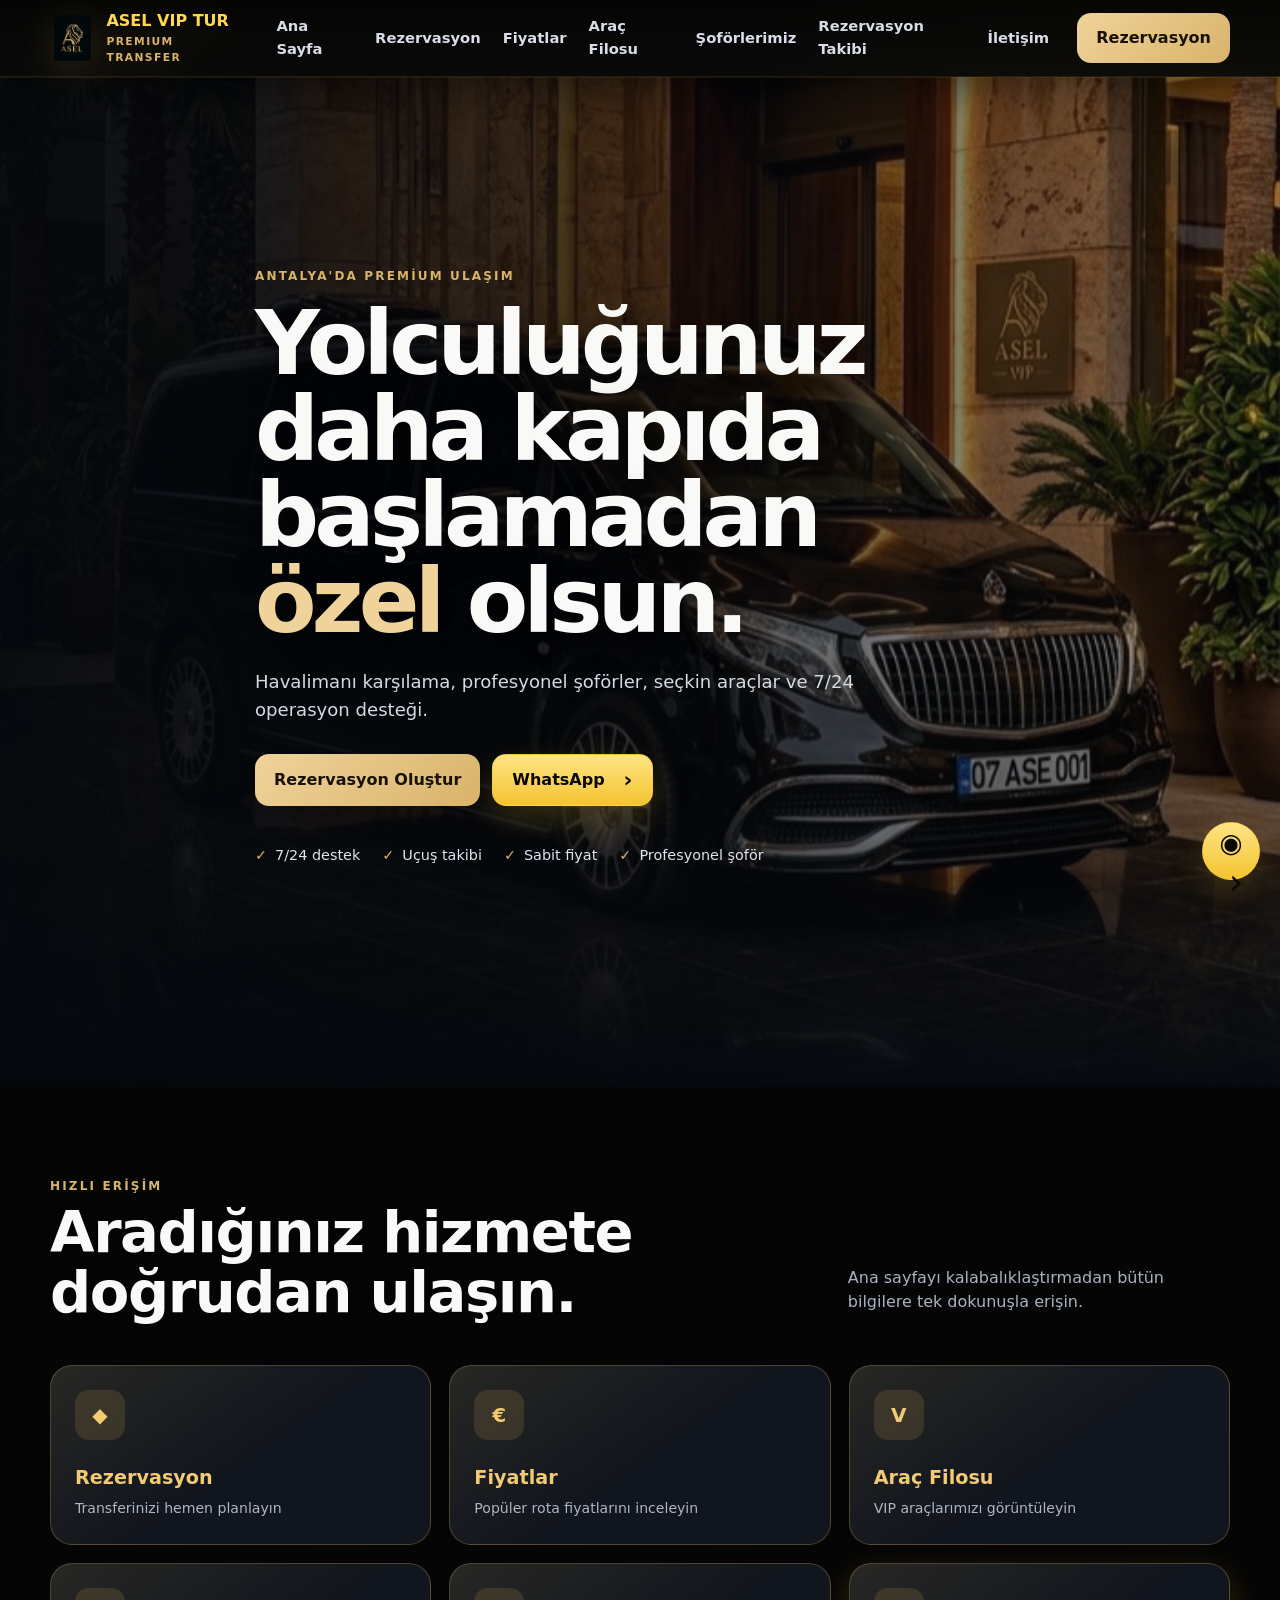
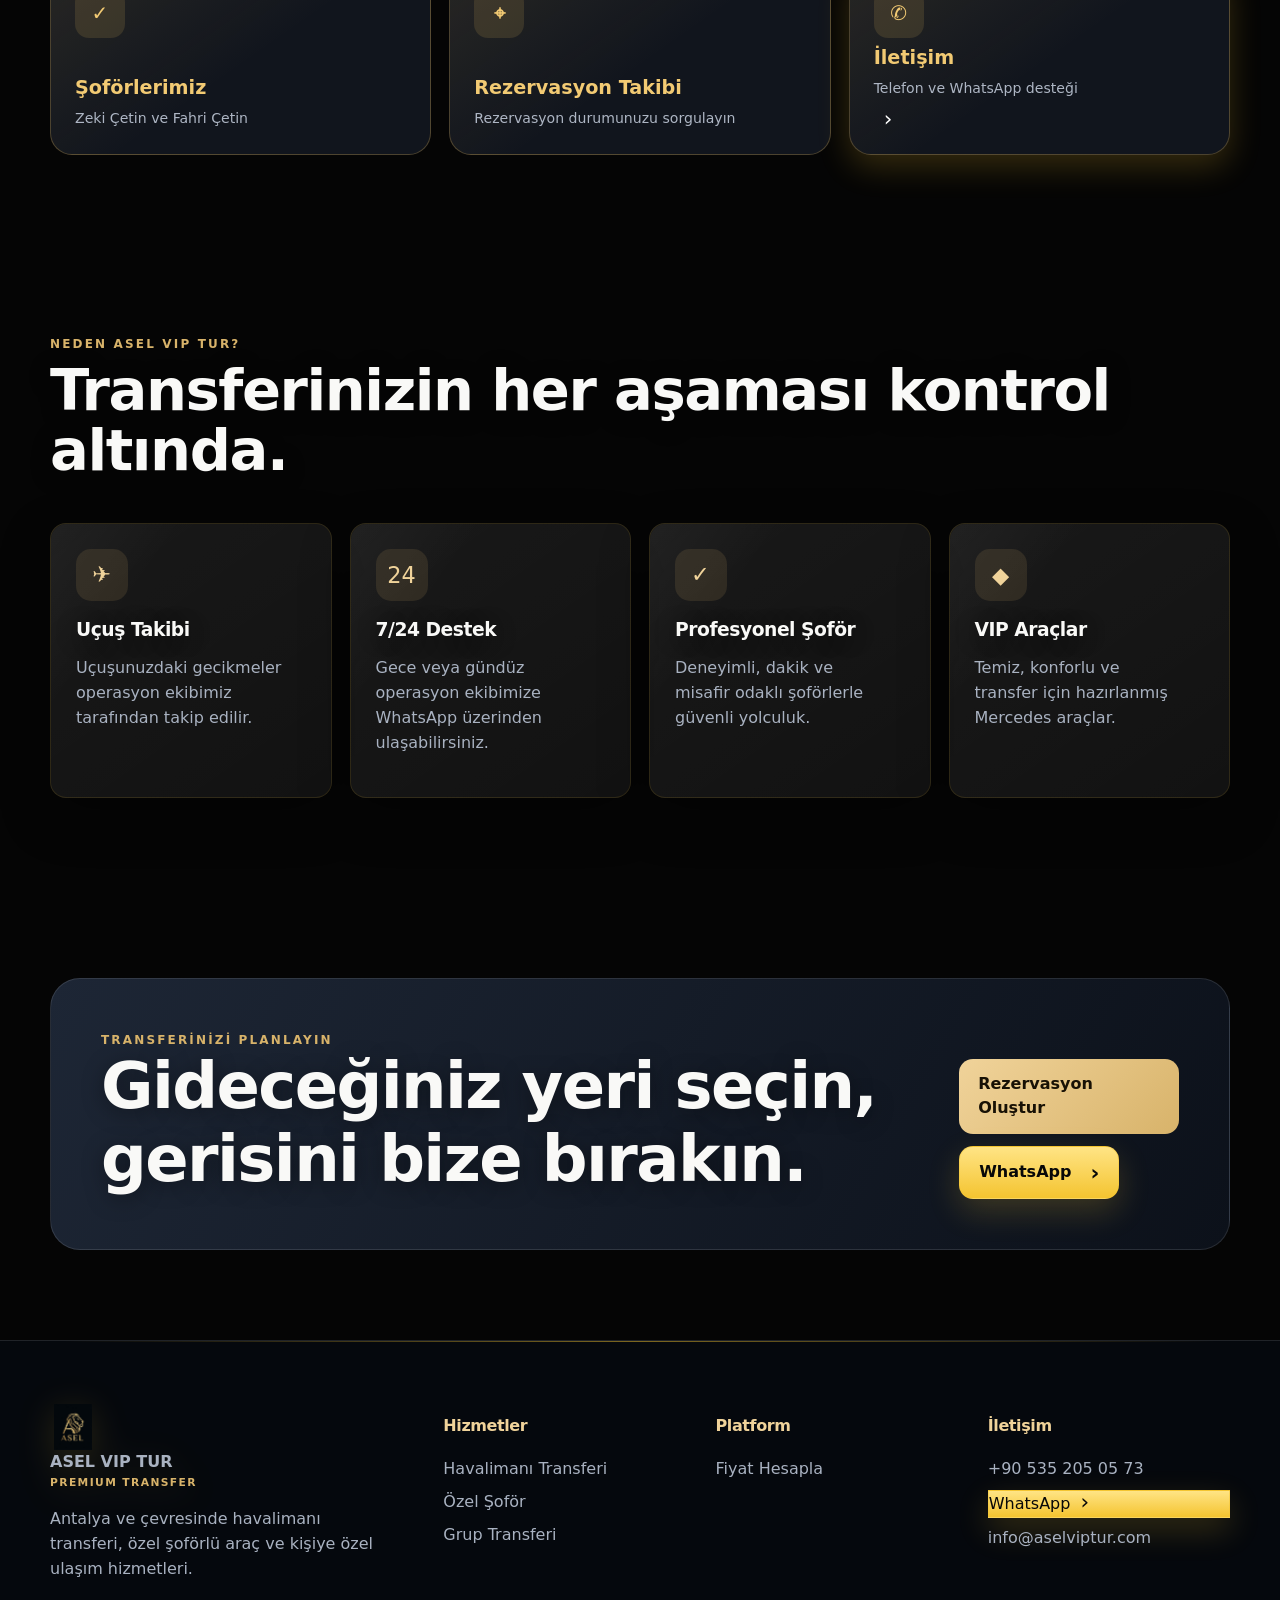
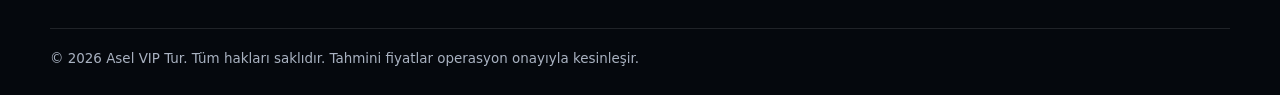
<file: index.html>
<!DOCTYPE html>

<html lang="tr"><head><meta charset="utf-8"/><meta content="width=device-width,initial-scale=1" name="viewport"/><title>Asel VIP Tur | Antalya VIP Transfer</title><meta content="Antalya Havalimanı, Kemer, Belek, Side ve Alanya için 7/24 profesyonel VIP transfer ve özel şoförlü araç hizmeti." name="description"/><link href="https://aselviptur.com/" rel="canonical"/><link href="assets/images/favicon.png" rel="icon"/><link href="manifest.webmanifest" rel="manifest"/><meta content="#070b12" name="theme-color"/><link href="assets/css/app.css" rel="stylesheet"/><script defer="" src="assets/js/app.js"></script><meta content="Asel VIP Tur | Antalya VIP Transfer" property="og:title"/><meta content="Antalya Havalimanı, Kemer, Belek, Side ve Alanya için 7/24 profesyonel VIP transfer ve özel şoförlü araç hizmeti." property="og:description"/><meta content="https://aselviptur.com/" property="og:url"/><meta content="website" property="og:type"/><meta content="https://aselviptur.com/assets/images/vito-116.jpg" property="og:image"/><script type="application/ld+json">{"@context": "https://schema.org", "@type": "LocalBusiness", "name": "Asel VIP Tur", "url": "https://aselviptur.com/", "telephone": "+90 535 205 05 73", "email": "info@aselviptur.com", "image": "https://aselviptur.com/assets/images/logo.png", "areaServed": ["Antalya", "Kemer", "Beldibi", "Belek", "Side", "Alanya", "Kaş"], "serviceType": ["Airport Transfer", "VIP Transfer", "Chauffeur Service"]}</script>  <link rel="stylesheet" href="assets/css/asel-theme.css?v=2">
  <link rel="stylesheet" href="assets/css/asel-final-polish.css?v=61">
</head>

<body>

<header class="site-header">
  <div class="container nav">
    <a class="brand" href="index.html">
      <img
        src="assets/images/logo.png"
        alt="Asel VIP Tur"
      >
      <span>
        ASEL VIP TUR
        <small>PREMIUM TRANSFER</small>
      </span>
    </a>

    <nav class="nav-links" id="navLinks">
      <a href="index.html">Ana Sayfa</a>
      <a href="rezervasyon.html">Rezervasyon</a>
      <a href="fiyatlar.html">Fiyatlar</a>
      <a href="filo.html">Araç Filosu</a>
      <a href="soforler.html">Şoförlerimiz</a>
      <a href="takip.html">Rezervasyon Takibi</a>
      <a href="iletisim.html">İletişim</a>
    </nav>

    <div class="nav-actions">
      <a class="btn btn-primary" href="rezervasyon.html">
        Rezervasyon
      </a>

      <button
        id="menuBtn"
        class="menu-btn"
        type="button"
        aria-controls="navLinks"
        aria-expanded="false"
        aria-label="Menüyü aç veya kapat"
      >
        ☰
      </button>
    </div>
  </div>
</header>


<main>
  <section class="hero home-hero">
    <video
      autoplay
      loop
      muted
      playsinline
      poster="assets/images/vito-116.jpg"
    >
      <source
        src="assets/media/asel-video.mp4"
        type="video/mp4"
      >
    </video>

    <div class="container hero-content">
      <div class="eyebrow">
        Antalya'da premium ulaşım
      </div>

      <h1>
        Yolculuğunuz daha kapıda başlamadan
        <span>özel</span> olsun.
      </h1>

      <p>
        Havalimanı karşılama, profesyonel şoförler,
        seçkin araçlar ve 7/24 operasyon desteği.
      </p>

      <div class="hero-actions">
        <a
          class="btn btn-primary"
          href="rezervasyon.html"
        >
          Rezervasyon Oluştur
        </a>

        <a
          class="btn btn-whatsapp"
          href="https://wa.me/905352050573"
          rel="noopener noreferrer"
        >
          WhatsApp
        </a>
      </div>

      <div class="trust-row">
        <span>7/24 destek</span>
        <span>Uçuş takibi</span>
        <span>Sabit fiyat</span>
        <span>Profesyonel şoför</span>
      </div>
    </div>
  </section>

  <section class="home-navigation">
    <div class="container">
      <div class="section-head compact-section-head">
        <div>
          <div class="eyebrow">Hızlı erişim</div>
          <h2>Aradığınız hizmete doğrudan ulaşın.</h2>
        </div>

        <p>
          Ana sayfayı kalabalıklaştırmadan bütün
          bilgilere tek dokunuşla erişin.
        </p>
      </div>

      <div class="home-action-grid">
        <a class="home-action-card" href="rezervasyon.html">
          <span class="home-action-icon">◆</span>
          <strong>Rezervasyon</strong>
          <small>Transferinizi hemen planlayın</small>
        </a>

        <a class="home-action-card" href="fiyatlar.html">
          <span class="home-action-icon">€</span>
          <strong>Fiyatlar</strong>
          <small>Popüler rota fiyatlarını inceleyin</small>
        </a>

        <a class="home-action-card" href="filo.html">
          <span class="home-action-icon">V</span>
          <strong>Araç Filosu</strong>
          <small>VIP araçlarımızı görüntüleyin</small>
        </a>

        <a class="home-action-card" href="soforler.html">
          <span class="home-action-icon">✓</span>
          <strong>Şoförlerimiz</strong>
          <small>Zeki Çetin ve Fahri Çetin</small>
        </a>

        <a class="home-action-card" href="takip.html">
          <span class="home-action-icon">⌖</span>
          <strong>Rezervasyon Takibi</strong>
          <small>Rezervasyon durumunuzu sorgulayın</small>
        </a>

        <a class="home-action-card" href="iletisim.html">
          <span class="home-action-icon">✆</span>
          <strong>İletişim</strong>
          <small>Telefon ve WhatsApp desteği</small>
        </a>
      </div>
    </div>
  </section>

  <section class="home-trust-section">
    <div class="container">
      <div class="section-head compact-section-head">
        <div>
          <div class="eyebrow">Neden Asel VIP Tur?</div>
          <h2>Transferinizin her aşaması kontrol altında.</h2>
        </div>
      </div>

      <div class="grid-4">
        <article class="card service-card">
          <div class="icon">✈</div>
          <h3>Uçuş Takibi</h3>
          <p class="muted">
            Uçuşunuzdaki gecikmeler operasyon ekibimiz
            tarafından takip edilir.
          </p>
        </article>

        <article class="card service-card">
          <div class="icon">24</div>
          <h3>7/24 Destek</h3>
          <p class="muted">
            Gece veya gündüz operasyon ekibimize
            WhatsApp üzerinden ulaşabilirsiniz.
          </p>
        </article>

        <article class="card service-card">
          <div class="icon">✓</div>
          <h3>Profesyonel Şoför</h3>
          <p class="muted">
            Deneyimli, dakik ve misafir odaklı
            şoförlerle güvenli yolculuk.
          </p>
        </article>

        <article class="card service-card">
          <div class="icon">◆</div>
          <h3>VIP Araçlar</h3>
          <p class="muted">
            Temiz, konforlu ve transfer için
            hazırlanmış Mercedes araçlar.
          </p>
        </article>
      </div>
    </div>
  </section>

  <section class="home-final-cta">
    <div class="container cta">
      <div>
        <div class="eyebrow">Transferinizi planlayın</div>
        <h2>Gideceğiniz yeri seçin, gerisini bize bırakın.</h2>
      </div>

      <div class="hero-actions">
        <a
          class="btn btn-primary"
          href="rezervasyon.html"
        >
          Rezervasyon Oluştur
        </a>

        <a
          class="btn btn-secondary"
          href="https://wa.me/905352050573"
          rel="noopener noreferrer"
        >
          WhatsApp
        </a>
      </div>
    </div>
  </section>
</main>

<footer class="footer"><div class="container"><div class="footer-grid"><div><a class="brand" href="index.html"><img alt="Asel VIP Tur" src="assets/images/logo.png"/><span>ASEL VIP TUR<small>PREMIUM TRANSFER</small></span></a><p class="muted">Antalya ve çevresinde havalimanı transferi, özel şoförlü araç ve kişiye özel ulaşım hizmetleri.</p></div><div><h4>Hizmetler</h4><a href="hizmetler.html">Havalimanı Transferi</a><a href="hizmetler.html">Özel Şoför</a><a href="hizmetler.html">Grup Transferi</a></div><div><h4>Platform</h4><a href="rezervasyon.html">Fiyat Hesapla</a></div><div><h4>İletişim</h4><a href="tel:+905352050573">+90 535 205 05 73</a><a href="https://wa.me/905352050573" rel="noopener noreferrer">WhatsApp</a><a href="mailto:info@aselviptur.com">info@aselviptur.com</a></div></div><div class="copyright">© 2026 Asel VIP Tur. Tüm hakları saklıdır. Tahmini fiyatlar operasyon onayıyla kesinleşir.</div></div></footer><a aria-label="WhatsApp" class="floating-wa" href="https://wa.me/905352050573" rel="noopener noreferrer">◉</a>  <script src="assets/js/asel-final-polish.js?v=1"></script>
</body></html>
</file>
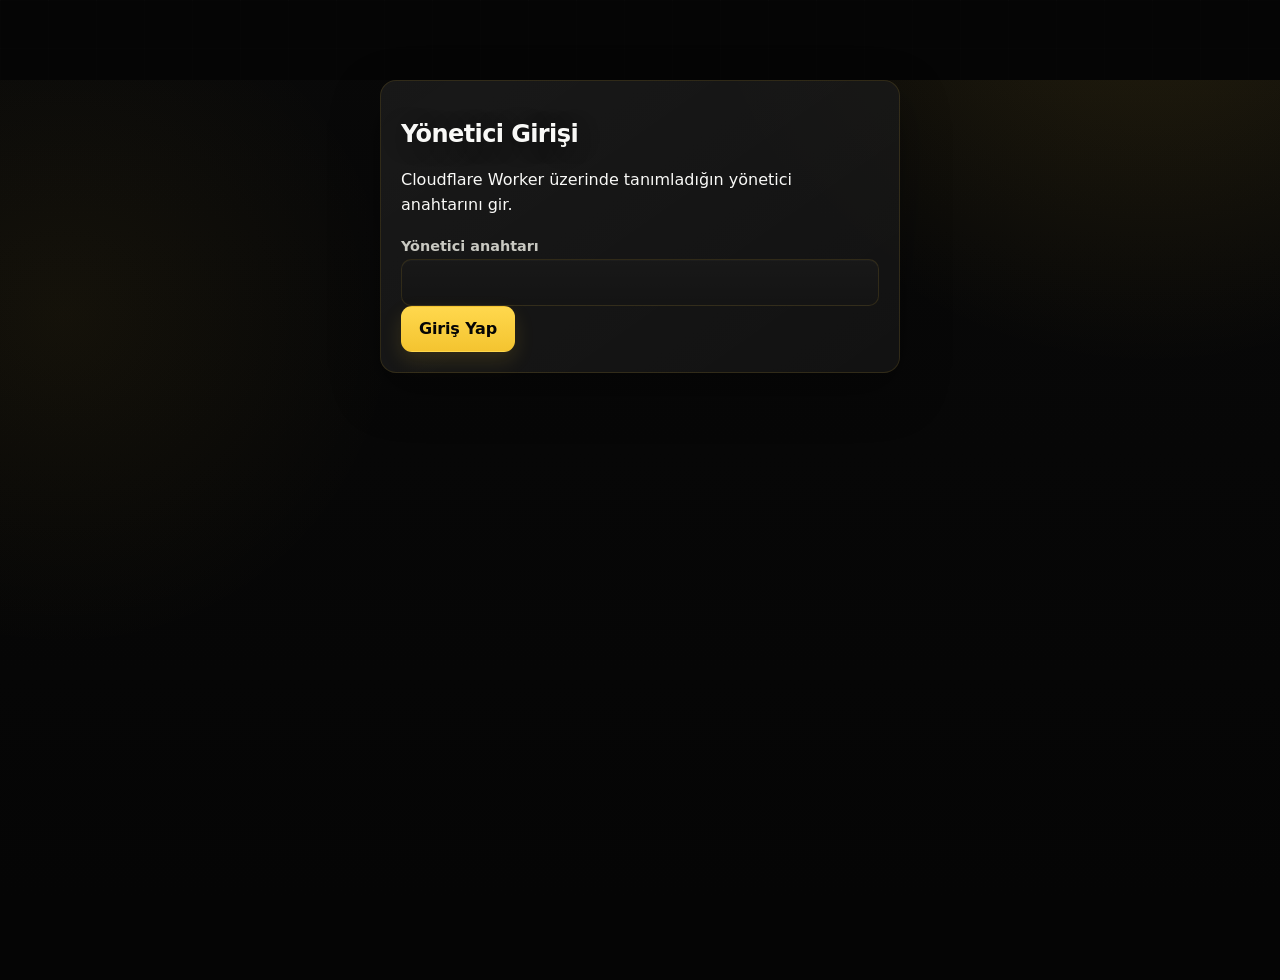
<file: admin.html>
<!doctype html>
<html lang="tr">
<head>
  <meta charset="utf-8">
  <meta
    name="viewport"
    content="width=device-width, initial-scale=1"
  >

  <title>Asel VIP Tur Yönetim Paneli</title>

  <link
    rel="stylesheet"
    href="assets/css/app.css"
  >

  <style>
    .admin-shell {
      width: min(1180px, calc(100% - 32px));
      margin: 32px auto 72px;
    }

    .admin-toolbar,
    .admin-login-box,
    .admin-booking-card {
      background: rgba(255,255,255,.04);
      border: 1px solid rgba(255,255,255,.12);
      border-radius: 18px;
      padding: 20px;
    }

    .admin-login-box {
      max-width: 520px;
      margin: 80px auto;
    }

    .admin-login-box input,
    .admin-toolbar input,
    .admin-toolbar select,
    .admin-booking-card select,
    .admin-booking-card textarea {
      width: 100%;
      min-height: 44px;
      border-radius: 10px;
      border: 1px solid rgba(255,255,255,.15);
      padding: 10px 12px;
      background: rgba(0,0,0,.2);
      color: inherit;
    }

    .admin-toolbar {
      display: grid;
      grid-template-columns:
        minmax(180px, 1fr)
        minmax(160px, .6fr)
        minmax(160px, .6fr)
        auto auto;
      gap: 12px;
      align-items: end;
      margin-bottom: 20px;
    }

    #adminMessage {
      margin: 16px 0;
      padding: 12px 14px;
      border-radius: 10px;
      background: rgba(255,255,255,.08);
    }

    #adminMessage[data-type="error"] {
      background: rgba(180,0,0,.18);
    }

    #adminMessage[data-type="success"] {
      background: rgba(0,150,70,.18);
    }

    .admin-summary {
      display: flex;
      justify-content: space-between;
      align-items: center;
      margin: 20px 0;
      gap: 12px;
    }

    #bookingList {
      display: grid;
      gap: 18px;
    }

    .admin-booking-head {
      display: flex;
      justify-content: space-between;
      gap: 14px;
      margin-bottom: 18px;
    }

    .status-badge {
      display: inline-flex;
      margin-left: 8px;
      padding: 4px 9px;
      border-radius: 999px;
      font-size: .82rem;
      background: rgba(255,255,255,.1);
    }

    .status-pending {
      background: rgba(255,165,0,.2);
    }

    .status-driver_assigned {
      background: rgba(50,130,255,.2);
    }

    .status-completed {
      background: rgba(0,170,80,.2);
    }

    .status-cancelled {
      background: rgba(190,0,0,.2);
    }

    .admin-booking-grid {
      display: grid;
      grid-template-columns:
        repeat(3, minmax(0, 1fr));
      gap: 12px;
    }

    .admin-booking-grid div,
    .admin-booking-note {
      background: rgba(255,255,255,.035);
      border-radius: 12px;
      padding: 12px;
    }

    .admin-booking-grid span,
    .admin-booking-note span {
      display: block;
      opacity: .7;
      font-size: .82rem;
      margin-bottom: 4px;
    }




    .button {
      min-height: 42px;
      padding: 9px 15px;
      border: 0;
      border-radius: 10px;
      cursor: pointer;
    }

    .button-danger {
      background: #8e1d1d;
      color: #fff;
    }

    .admin-assignment-info {
      margin-top: 14px;
      opacity: .8;
      font-size: .92rem;
    }

    .admin-readonly-info {
      display: grid;
      grid-template-columns:
        repeat(3, minmax(0, 1fr));
      gap: 12px;
      margin-top: 16px;
    }

    .admin-readonly-info > div {
      padding: 14px;
      border-radius: 12px;
      background: rgba(255,255,255,.035);
    }

    .admin-readonly-info span {
      display: block;
      margin-bottom: 5px;
      opacity: .68;
      font-size: .82rem;
    }

    .admin-readonly-info strong {
      display: block;
    }

    #bookingEmpty {
      padding: 48px 20px;
      text-align: center;
      opacity: .7;
    }

    .operation-dashboard {
      margin: 22px 0;
    }

    .dashboard-heading,
    .today-operation-head {
      display: flex;
      justify-content: space-between;
      align-items: center;
      gap: 16px;
      margin-bottom: 16px;
    }

    .dashboard-kicker {
      margin: 0 0 4px;
      opacity: .65;
      font-size: .85rem;
    }

    .dashboard-heading h2,
    .today-operation-head h3 {
      margin: 0;
    }

    .dashboard-stats {
      display: grid;
      grid-template-columns:
        repeat(5, minmax(0, 1fr));
      gap: 12px;
    }

    .dashboard-stat,
    .today-operation {
      background: rgba(255,255,255,.04);
      border: 1px solid rgba(255,255,255,.12);
      border-radius: 16px;
    }

    .dashboard-stat {
      padding: 16px;
    }

    .dashboard-stat span {
      display: block;
      opacity: .68;
      font-size: .82rem;
      margin-bottom: 8px;
    }

    .dashboard-stat strong {
      font-size: 1.65rem;
    }

    .today-operation {
      margin-top: 16px;
      padding: 20px;
    }

    .today-booking-list {
      display: grid;
      gap: 10px;
    }

    .today-booking-item {
      display: grid;
      grid-template-columns:
        90px minmax(0, 1fr) auto;
      gap: 14px;
      align-items: center;
      padding: 14px;
      border-radius: 12px;
      background: rgba(255,255,255,.035);
    }

    .today-booking-time {
      font-size: 1.2rem;
      font-weight: 700;
    }

    .today-booking-side {
      display: grid;
      justify-items: end;
      gap: 10px;
    }

    .today-booking-actions {
      display: flex;
      flex-wrap: wrap;
      justify-content: flex-end;
      gap: 8px;
    }

    .today-booking-actions .button {
      text-decoration: none;
      display: inline-flex;
      align-items: center;
      justify-content: center;
    }

    .today-booking-main strong,
    .today-booking-main span {
      display: block;
    }

    .today-booking-main span {
      opacity: .72;
      margin-top: 3px;
    }

    .today-empty {
      padding: 28px 16px;
      text-align: center;
      opacity: .7;
    }

    .operation-alerts {
      margin-bottom: 16px;
      padding: 20px;
      border: 1px solid rgba(255,255,255,.12);
      border-radius: 16px;
      background: rgba(255,255,255,.04);
    }

    .operation-alerts-head,
    .operation-timeline-head {
      display: flex;
      justify-content: space-between;
      align-items: center;
      gap: 14px;
      margin-bottom: 14px;
    }

    .operation-alerts-head h3,
    .operation-timeline-head h3 {
      margin: 0;
    }

    .auto-refresh-control {
      display: flex;
      align-items: center;
      gap: 8px;
      font-size: .88rem;
      opacity: .85;
    }

    .auto-refresh-control input {
      width: auto;
      min-height: auto;
    }

    .operation-alert-list {
      display: grid;
      gap: 10px;
    }

    .operation-alert-item {
      display: grid;
      grid-template-columns: 110px minmax(0, 1fr) auto;
      gap: 14px;
      align-items: center;
      padding: 14px;
      border-radius: 12px;
      background: rgba(255,255,255,.035);
      border-left: 4px solid rgba(255,255,255,.2);
    }

    .operation-alert-item.alert-overdue {
      border-left-color: #e25a5a;
      background: rgba(180,20,20,.12);
    }

    .operation-alert-item.alert-critical {
      border-left-color: #ff9c35;
      background: rgba(255,130,0,.10);
    }

    .operation-alert-item.alert-upcoming {
      border-left-color: #4a9cff;
      background: rgba(40,110,210,.10);
    }

    .operation-alert-time {
      font-weight: 800;
      font-size: 1.05rem;
    }

    .operation-alert-main strong,
    .operation-alert-main span {
      display: block;
    }

    .operation-alert-main span {
      margin-top: 3px;
      opacity: .72;
    }

    .operation-alert-actions {
      display: flex;
      flex-wrap: wrap;
      justify-content: flex-end;
      gap: 7px;
    }

    .operation-timeline-section {
      margin-top: 22px;
      border-top: 1px solid rgba(255,255,255,.1);
      padding-top: 20px;
    }

    .operation-timeline {
      position: relative;
      display: grid;
      gap: 0;
    }

    .timeline-item {
      display: grid;
      grid-template-columns: 76px 22px minmax(0, 1fr);
      gap: 10px;
      min-height: 86px;
    }

    .timeline-time {
      font-weight: 700;
      padding-top: 3px;
    }

    .timeline-marker {
      position: relative;
      display: flex;
      justify-content: center;
    }

    .timeline-marker::before {
      content: "";
      position: absolute;
      top: 8px;
      bottom: -8px;
      width: 2px;
      background: rgba(255,255,255,.14);
    }

    .timeline-item:last-child .timeline-marker::before {
      bottom: 50%;
    }

    .timeline-dot {
      position: relative;
      z-index: 1;
      width: 12px;
      height: 12px;
      margin-top: 4px;
      border-radius: 50%;
      background: #5c9eff;
      box-shadow: 0 0 0 5px rgba(70,130,220,.14);
    }

    .timeline-content {
      padding: 0 0 20px;
    }

    .timeline-content strong,
    .timeline-content span {
      display: block;
    }

    .timeline-content span {
      margin-top: 3px;
      opacity: .72;
    }

    .operation-modal[hidden] {
      display: none;
    }

    .operation-modal {
      position: fixed;
      inset: 0;
      z-index: 1000;
      display: grid;
      place-items: center;
      padding: 18px;
    }

    .operation-modal-backdrop {
      position: absolute;
      inset: 0;
      background: rgba(0,0,0,.72);
      backdrop-filter: blur(5px);
    }

    .operation-modal-dialog {
      position: relative;
      z-index: 1;
      width: min(520px, 100%);
      display: grid;
      gap: 16px;
      padding: 22px;
      border-radius: 20px;
      border: 1px solid rgba(255,255,255,.16);
      background: #111720;
      box-shadow: 0 24px 80px rgba(0,0,0,.55);
    }

    .operation-modal-head {
      display: flex;
      justify-content: space-between;
      align-items: flex-start;
      gap: 14px;
    }

    .operation-modal-head h2 {
      margin: 0;
    }

    .operation-modal-close {
      width: 42px;
      height: 42px;
      border: 0;
      border-radius: 12px;
      font-size: 1.8rem;
      cursor: pointer;
    }

    .operation-modal-dialog select {
      width: 100%;
      min-height: 46px;
      margin-top: 6px;
      border-radius: 10px;
      padding: 10px 12px;
      background: rgba(0,0,0,.25);
      color: inherit;
      border: 1px solid rgba(255,255,255,.14);
    }

    .operation-modal-actions {
      display: flex;
      flex-wrap: wrap;
      gap: 10px;
    }

    .quick-assign-booking-info {
      padding: 14px;
      border-radius: 12px;
      background: rgba(255,255,255,.045);
      line-height: 1.6;
    }

    .booking-detail-dialog {
      width: min(720px, 100%);
      max-height: calc(100vh - 36px);
      overflow-y: auto;
    }

    .booking-detail-grid {
      display: grid;
      grid-template-columns:
        repeat(2, minmax(0, 1fr));
      gap: 12px;
    }

    .booking-detail-item,
    .booking-detail-note {
      padding: 14px;
      border-radius: 12px;
      background: rgba(255,255,255,.045);
    }

    .booking-detail-item span,
    .booking-detail-note span {
      display: block;
      margin-bottom: 5px;
      font-size: .82rem;
      opacity: .68;
    }

    .booking-detail-item strong {
      display: block;
      word-break: break-word;
    }

    .booking-detail-note {
      margin-top: 12px;
    }

    .booking-detail-note p {
      margin: 0;
      white-space: pre-wrap;
      word-break: break-word;
    }

    .booking-detail-contact {
      display: flex;
      flex-wrap: wrap;
      gap: 8px;
      margin-top: 14px;
    }

    .booking-detail-contact a {
      text-decoration: none;
    }

    @media (max-width: 800px) {
      .admin-toolbar,
      .admin-booking-grid,


      .admin-readonly-info {
        grid-template-columns: 1fr;
      }

      .admin-booking-head,
      .admin-summary {
        align-items: flex-start;
        flex-direction: column;
      }

      .dashboard-stats {
        grid-template-columns:
          repeat(2, minmax(0, 1fr));
      }

      .dashboard-heading,
      .today-operation-head {
        align-items: flex-start;
        flex-direction: column;
      }

      .today-booking-item {
        grid-template-columns: 1fr;
      }

      .today-booking-side {
        justify-items: stretch;
      }

      .today-booking-actions {
        justify-content: flex-start;
      }

      .operation-alerts-head,
      .operation-timeline-head {
        align-items: flex-start;
        flex-direction: column;
      }

      .operation-alert-item {
        grid-template-columns: 1fr;
      }

      .operation-alert-actions {
        justify-content: flex-start;
      }

      .timeline-item {
        grid-template-columns: 62px 18px minmax(0, 1fr);
      }

      .booking-detail-grid {
        grid-template-columns: 1fr;
      }
    }
  </style>
  <link rel="stylesheet" href="assets/css/asel-theme.css?v=2">
  <link rel="stylesheet" href="assets/css/asel-final-polish.css?v=80">
</head>

<body>
  <main class="admin-shell">
    <section id="adminLogin" class="admin-login-box">
      <h1>Yönetici Girişi</h1>
      <p>
        Cloudflare Worker üzerinde tanımladığın
        yönetici anahtarını gir.
      </p>

      <label for="adminKeyInput">
        Yönetici anahtarı
      </label>

      <input
        id="adminKeyInput"
        type="password"
        autocomplete="current-password"
      >

      <button
        id="adminLoginButton"
        type="button"
        class="button"
      >
        Giriş Yap
      </button>
    </section>

    <section id="adminPanel" hidden>
      <div class="admin-summary">
        <div>
          <h1>Rezervasyon Yönetimi</h1>
          <p>
            Toplam sonuç:
            <strong id="bookingCount">0</strong>
          </p>
        </div>

        <button
          id="adminLogoutButton"
          type="button"
          class="button"
        >
          Çıkış
        </button>
      </div>

      <div id="adminMessage" hidden></div>
      <section id="operationDashboard" class="operation-dashboard">
        <div class="dashboard-heading">
          <div>
            <p class="dashboard-kicker">Günlük operasyon özeti</p>
            <h2>Operasyon Merkezi</h2>
          </div>

          <button
            id="refreshDashboard"
            type="button"
            class="button"
          >
            Dashboard Yenile
          </button>
        </div>

        <section class="operation-alerts">
          <div class="operation-alerts-head">
            <div>
              <p class="dashboard-kicker">Anlık operasyon</p>
              <h3>Yaklaşan Transferler</h3>
            </div>

            <label class="auto-refresh-control">
              <input
                id="autoRefreshToggle"
                type="checkbox"
                checked
              >
              30 saniyede otomatik yenile
            </label>
          </div>

          <div id="upcomingTransferEmpty" class="today-empty" hidden>
            Yaklaşan veya gecikmiş transfer bulunmuyor.
          </div>

          <div id="upcomingTransferList" class="operation-alert-list"></div>
        </section>

        <div class="dashboard-stats">
          <article class="dashboard-stat">
            <span>Bekleyen</span>
            <strong id="statPending">0</strong>
          </article>

          <article class="dashboard-stat">
            <span>Şoföre Atandı</span>
            <strong id="statAssigned">0</strong>
          </article>

          <article class="dashboard-stat">
            <span>Tamamlandı</span>
            <strong id="statCompleted">0</strong>
          </article>

          <article class="dashboard-stat">
            <span>İptal</span>
            <strong id="statCancelled">0</strong>
          </article>

          <article class="dashboard-stat">
            <span>Bugünkü Transfer</span>
            <strong id="statToday">0</strong>
          </article>

          <article class="dashboard-stat">
            <span>Atanmamış Bugünkü İş</span>
            <strong id="statTodayUnassigned">0</strong>
          </article>

          <article class="dashboard-stat">
            <span>Bugünkü Yolcu</span>
            <strong id="statTodayPassengers">0</strong>
          </article>

          <article class="dashboard-stat">
            <span>Bugünkü Tahmini Ciro</span>
            <strong id="statTodayRevenue">€0</strong>
          </article>

          <article class="dashboard-stat">
            <span>Aktif Şoför</span>
            <strong id="statDrivers">0</strong>
          </article>

          <article class="dashboard-stat">
            <span>Aktif Araç</span>
            <strong id="statVehicles">0</strong>
          </article>
        </div>

        <div class="today-operation">
          <div class="today-operation-head">
            <div>
              <h3>Bugün Kimler Geliyor?</h3>
              <p id="dashboardDate">-</p>
            </div>

            <button
              id="showTodayOnly"
              type="button"
              class="button"
            >
              Bugünkü İşleri Göster
            </button>
          </div>

          <div id="todayBookingEmpty" class="today-empty" hidden>
            Bugün için planlanmış transfer bulunmuyor.
          </div>

          <div id="todayBookingList" class="today-booking-list"></div>

          <section class="operation-timeline-section">
            <div class="operation-timeline-head">
              <h3>Günlük Zaman Çizelgesi</h3>
              <span id="timelineCount">0 transfer</span>
            </div>

            <div id="operationTimeline" class="operation-timeline"></div>
          </section>
        </div>
      </section>


      <section class="admin-toolbar">
        <label>
          Ara
          <input
            id="searchFilter"
            type="search"
            placeholder="Kod, müşteri, telefon, rota..."
          >
        </label>

        <label>
          Durum
          <select id="statusFilter">
            <option value="all">Tümü</option>
            <option value="pending">Bekliyor</option>
            <option value="driver_assigned">
              Şoföre Atandı
            </option>
            <option value="completed">
              Tamamlandı
            </option>
            <option value="cancelled">
              İptal Edildi
            </option>
          </select>
        </label>

        <label>
          Tarih
          <input
            id="dateFilter"
            type="date"
          >
        </label>

        <button
          id="applyFilters"
          type="button"
          class="button"
        >
          Filtrele
        </button>

        <button
          id="clearFilters"
          type="button"
          class="button"
        >
          Temizle
        </button>
      </section>

      <button
        id="refreshBookings"
        type="button"
        class="button"
      >
        Yenile
      </button>

      <div id="bookingEmpty" hidden>
        Rezervasyon bulunamadı.
      </div>

      <section id="bookingList"></section>
    </section>
  </main>

  <div
    id="bookingDetailModal"
    class="operation-modal"
    hidden
  >
    <div
      class="operation-modal-backdrop"
      data-close-detail-modal
    ></div>

    <section
      class="operation-modal-dialog booking-detail-dialog"
      role="dialog"
      aria-modal="true"
      aria-labelledby="bookingDetailTitle"
    >
      <div class="operation-modal-head">
        <div>
          <p class="dashboard-kicker">Rezervasyon bilgileri</p>
          <h2 id="bookingDetailTitle">Rezervasyon Detayı</h2>
        </div>

        <button
          type="button"
          class="operation-modal-close"
          data-close-detail-modal
          aria-label="Pencereyi kapat"
        >
          ×
        </button>
      </div>

      <div id="bookingDetailContent"></div>

      <div class="operation-modal-actions">
        <button
          type="button"
          class="button"
          data-close-detail-modal
        >
          Kapat
        </button>
      </div>
    </section>
  </div>

  <div
    id="quickAssignModal"
    class="operation-modal"
    hidden
  >
    <div
      class="operation-modal-backdrop"
      data-close-assign-modal
    ></div>

    <section
      class="operation-modal-dialog"
      role="dialog"
      aria-modal="true"
      aria-labelledby="quickAssignTitle"
    >
      <div class="operation-modal-head">
        <div>
          <p class="dashboard-kicker">Hızlı işlem</p>
          <h2 id="quickAssignTitle">Şoför ve Araç Ata</h2>
        </div>

        <button
          type="button"
          class="operation-modal-close"
          data-close-assign-modal
          aria-label="Pencereyi kapat"
        >
          ×
        </button>
      </div>

      <div id="quickAssignBookingInfo" class="quick-assign-booking-info"></div>

      <label>
        Şoför
        <select id="quickAssignDriver">
          <option value="">Şoför seçin</option>
        </select>
      </label>

      <label>
        Araç
        <select id="quickAssignVehicle">
          <option value="">Araç seçin</option>
        </select>
      </label>

      <div class="operation-modal-actions">
        <button
          id="quickAssignSubmit"
          type="button"
          class="button"
        >
          Ata ve WhatsApp'ı Aç
        </button>

        <button
          type="button"
          class="button"
          data-close-assign-modal
        >
          Vazgeç
        </button>
      </div>
    </section>
  </div>

  <script src="assets/js/config.js?v=10"></script>
  <script src="assets/js/admin.js?v=80"></script>
  <script src="assets/js/asel-final-polish.js?v=1"></script>
</body>
</html>
</file>
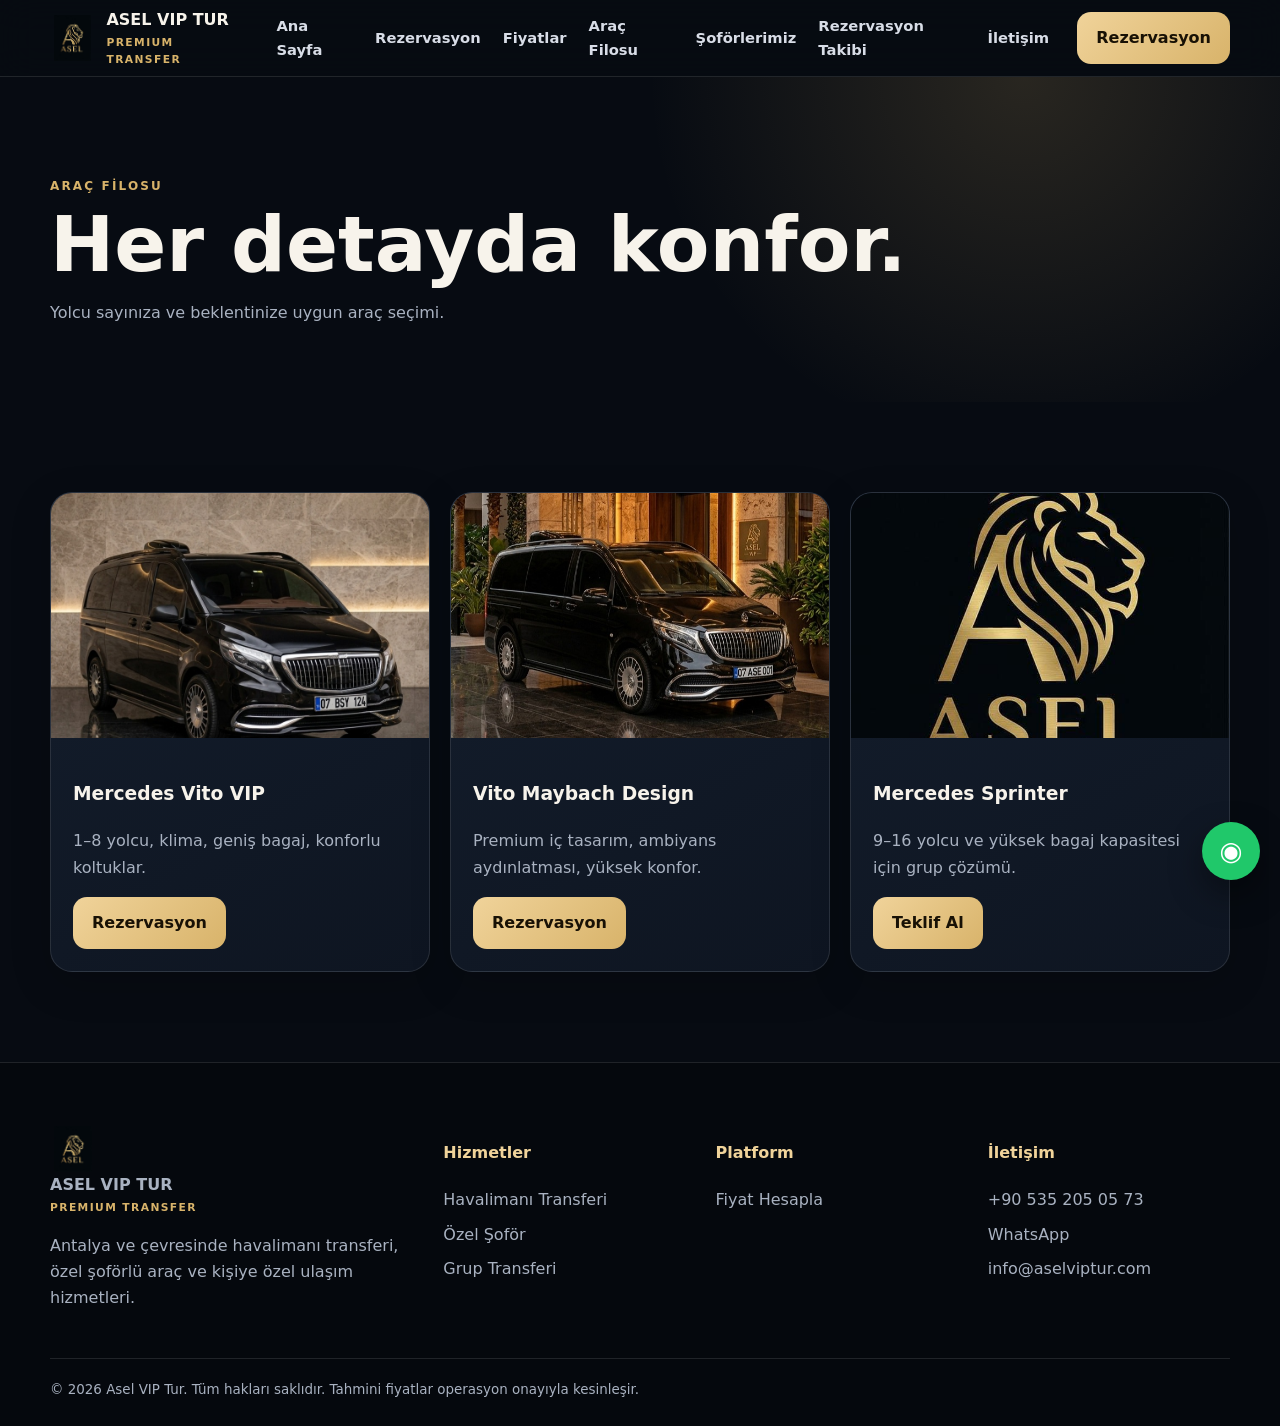
<file: filo.html>
<!DOCTYPE html>
<html lang="tr"><head><meta charset="utf-8"/><meta content="width=device-width,initial-scale=1" name="viewport"/><title>VIP Araç Filosu | Asel VIP Tur</title><meta content="Mercedes Vito VIP ve geniş grup araç seçenekleriyle konforlu Antalya transfer hizmeti." name="description"/><link href="https://aselviptur.com/filo.html" rel="canonical"/><link href="assets/images/favicon.png" rel="icon"/><link href="manifest.webmanifest" rel="manifest"/><meta content="#070b12" name="theme-color"/><link href="assets/css/app.css" rel="stylesheet"/><script defer="" src="assets/js/app.js"></script><meta content="VIP Araç Filosu | Asel VIP Tur" property="og:title"/><meta content="Mercedes Vito VIP ve geniş grup araç seçenekleriyle konforlu Antalya transfer hizmeti." property="og:description"/><meta content="https://aselviptur.com/filo.html" property="og:url"/><meta content="website" property="og:type"/><meta content="https://aselviptur.com/assets/images/vito-116.jpg" property="og:image"/></head><body><header class="site-header"><div class="container nav"><a class="brand" href="index.html"><img alt="Asel VIP Tur" src="assets/images/logo.png"/><span>ASEL VIP TUR<small>PREMIUM TRANSFER</small></span></a><nav class="nav-links" id="navLinks">
  <a href="index.html">Ana Sayfa</a>
  <a href="rezervasyon.html">Rezervasyon</a>
  <a href="fiyatlar.html">Fiyatlar</a>
  <a href="filo.html">Araç Filosu</a>
  <a href="soforler.html">Şoförlerimiz</a>
  <a href="takip.html">Rezervasyon Takibi</a>
  <a href="iletisim.html">İletişim</a>
</nav><div class="nav-actions"><a class="btn btn-primary" href="rezervasyon.html">Rezervasyon</a><button aria-controls="navLinks" aria-expanded="false" aria-label="Menüyü aç veya kapat" class="menu-btn" id="menuBtn" type="button">☰</button></div></div></header><main><section class="page-hero"><div class="container"><div class="eyebrow">Araç Filosu</div><h1>Her detayda konfor.</h1><p class="muted">Yolcu sayınıza ve beklentinize uygun araç seçimi.</p></div></section><section><div class="container"><div class="grid-3"><article class="card fleet-card"><img src="assets/images/vito-114.jpg"/><div class="card-body"><h3>Mercedes Vito VIP</h3><p class="muted">1–8 yolcu, klima, geniş bagaj, konforlu koltuklar.</p><a class="btn btn-primary" href="rezervasyon.html?vehicle=vito">Rezervasyon</a></div></article><article class="card fleet-card"><img src="assets/images/vito-116.jpg"/><div class="card-body"><h3>Vito Maybach Design</h3><p class="muted">Premium iç tasarım, ambiyans aydınlatması, yüksek konfor.</p><a class="btn btn-primary" href="rezervasyon.html?vehicle=maybach">Rezervasyon</a></div></article><article class="card fleet-card"><img src="assets/images/logo.png"/><div class="card-body"><h3>Mercedes Sprinter</h3><p class="muted">9–16 yolcu ve yüksek bagaj kapasitesi için grup çözümü.</p><a class="btn btn-primary" href="rezervasyon.html?vehicle=sprinter">Teklif Al</a></div></article></div></div></section></main><footer class="footer"><div class="container"><div class="footer-grid"><div><a class="brand" href="index.html"><img alt="Asel VIP Tur" src="assets/images/logo.png"/><span>ASEL VIP TUR<small>PREMIUM TRANSFER</small></span></a><p class="muted">Antalya ve çevresinde havalimanı transferi, özel şoförlü araç ve kişiye özel ulaşım hizmetleri.</p></div><div><h4>Hizmetler</h4><a href="hizmetler.html">Havalimanı Transferi</a><a href="hizmetler.html">Özel Şoför</a><a href="hizmetler.html">Grup Transferi</a></div><div><h4>Platform</h4><a href="rezervasyon.html">Fiyat Hesapla</a></div><div><h4>İletişim</h4><a href="tel:+905352050573">+90 535 205 05 73</a><a href="https://wa.me/905352050573" rel="noopener noreferrer">WhatsApp</a><a href="mailto:info@aselviptur.com">info@aselviptur.com</a></div></div><div class="copyright">© 2026 Asel VIP Tur. Tüm hakları saklıdır. Tahmini fiyatlar operasyon onayıyla kesinleşir.</div></div></footer><a aria-label="WhatsApp" class="floating-wa" href="https://wa.me/905352050573" rel="noopener noreferrer">◉</a></body></html>
</file>
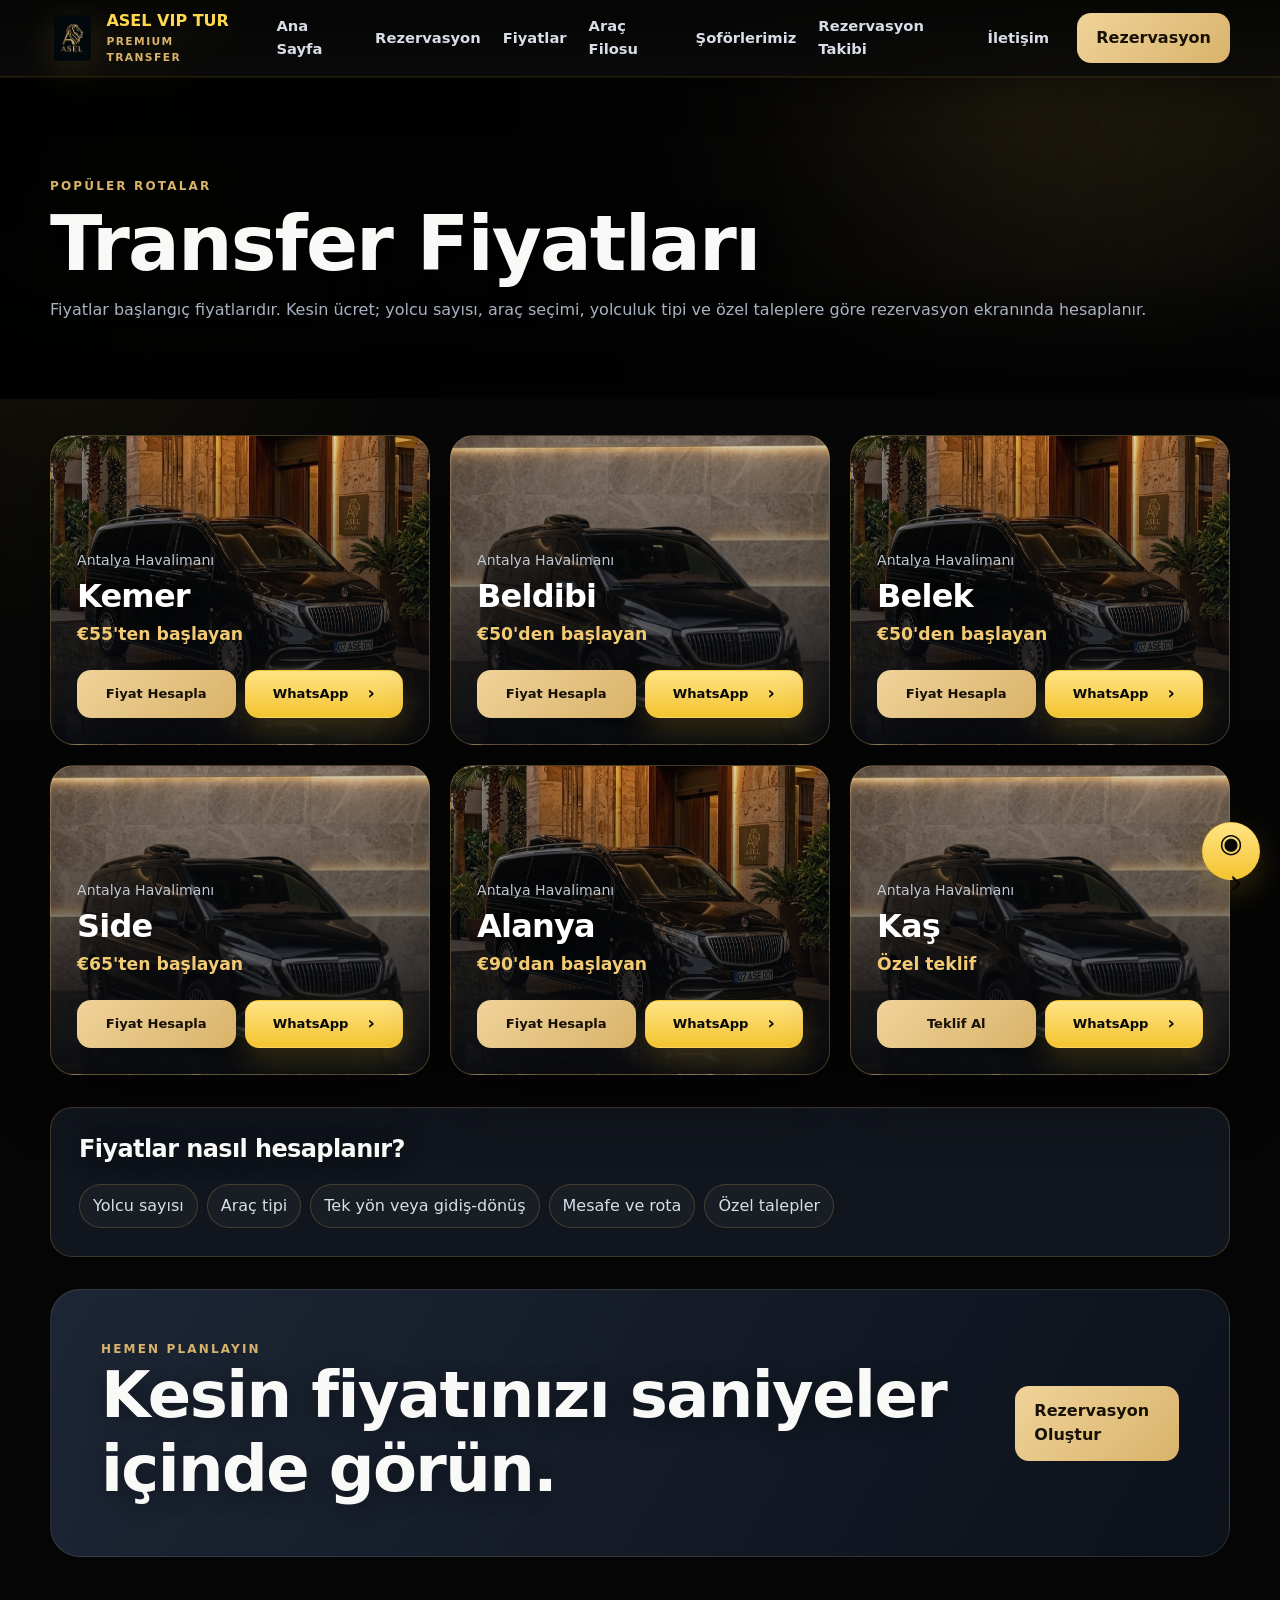
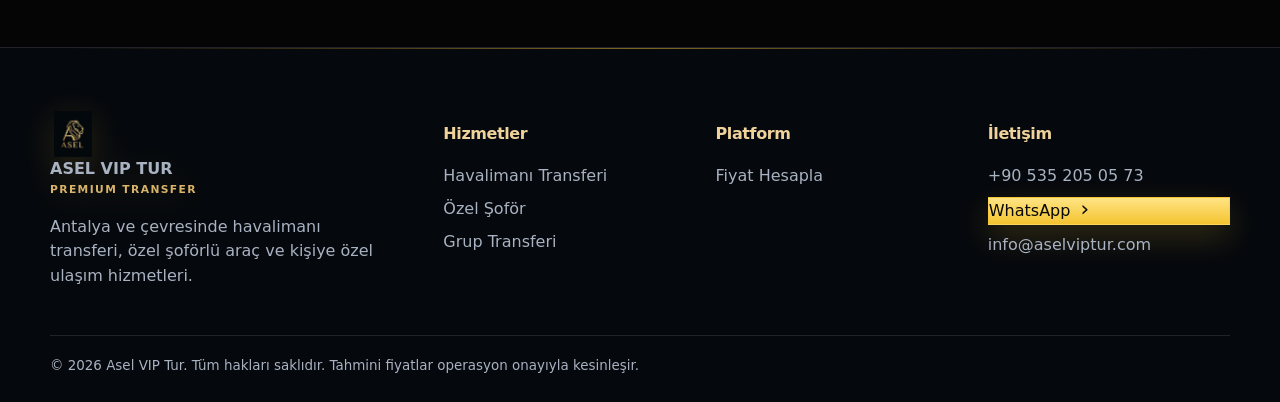
<file: fiyatlar.html>
<!DOCTYPE html>

<html lang="tr"><head><meta charset="utf-8"/><meta content="width=device-width,initial-scale=1" name="viewport"/><title>Transfer Fiyatları | Asel VIP Tur</title><meta content="Antalya Havalimanı Kemer, Belek, Side, Alanya ve Kaş VIP transfer fiyatları." name="description"/><link href="https://aselviptur.com/fiyatlar.html" rel="canonical"/><link href="assets/images/favicon.png" rel="icon"/><link href="manifest.webmanifest" rel="manifest"/><meta content="#070b12" name="theme-color"/><link href="assets/css/app.css" rel="stylesheet"/><script defer="" src="assets/js/app.js"></script><meta content="Asel VIP Tur | Antalya VIP Transfer" property="og:title"/><meta content="Antalya Havalimanı, Kemer, Belek, Side ve Alanya için 7/24 profesyonel VIP transfer ve özel şoförlü araç hizmeti." property="og:description"/><meta content="https://aselviptur.com/" property="og:url"/><meta content="website" property="og:type"/><meta content="https://aselviptur.com/assets/images/vito-116.jpg" property="og:image"/><script type="application/ld+json">{"@context": "https://schema.org", "@type": "LocalBusiness", "name": "Asel VIP Tur", "url": "https://aselviptur.com/", "telephone": "+90 535 205 05 73", "email": "info@aselviptur.com", "image": "https://aselviptur.com/assets/images/logo.png", "areaServed": ["Antalya", "Kemer", "Beldibi", "Belek", "Side", "Alanya", "Kaş"], "serviceType": ["Airport Transfer", "VIP Transfer", "Chauffeur Service"]}</script>  <link rel="stylesheet" href="assets/css/asel-theme.css?v=2">
  <link rel="stylesheet" href="assets/css/asel-final-polish.css?v=1">
</head>
<body>

<header class="site-header">
  <div class="container nav">
    <a class="brand" href="index.html">
      <img
        src="assets/images/logo.png"
        alt="Asel VIP Tur"
      >
      <span>
        ASEL VIP TUR
        <small>PREMIUM TRANSFER</small>
      </span>
    </a>

    <nav class="nav-links" id="navLinks">
      <a href="index.html">Ana Sayfa</a>
      <a href="rezervasyon.html">Rezervasyon</a>
      <a href="fiyatlar.html">Fiyatlar</a>
      <a href="filo.html">Araç Filosu</a>
      <a href="soforler.html">Şoförlerimiz</a>
      <a href="takip.html">Rezervasyon Takibi</a>
      <a href="iletisim.html">İletişim</a>
    </nav>

    <div class="nav-actions">
      <a class="btn btn-primary" href="rezervasyon.html">
        Rezervasyon
      </a>

      <button
        id="menuBtn"
        class="menu-btn"
        type="button"
        aria-controls="navLinks"
        aria-expanded="false"
        aria-label="Menüyü aç veya kapat"
      >
        ☰
      </button>
    </div>
  </div>
</header>


<main>
  <section class="page-hero compact-page-hero">
    <div class="container">
      <div class="eyebrow">Popüler rotalar</div>

      <h1>Transfer Fiyatları</h1>

      <p class="muted page-intro">
        Fiyatlar başlangıç fiyatlarıdır. Kesin ücret;
        yolcu sayısı, araç seçimi, yolculuk tipi ve özel
        taleplere göre rezervasyon ekranında hesaplanır.
      </p>
    </div>
  </section>

  <section class="final-prices-section">
    <div class="container">
      <div class="final-price-grid">

        <article class="final-price-card">
          <span class="final-route-from">
            Antalya Havalimanı
          </span>
          <h2>Kemer</h2>
          <strong>€55'ten başlayan</strong>

          <div class="final-card-actions">
            <a
              class="btn btn-primary"
              href="rezervasyon.html?route=airport-kemer"
            >
              Fiyat Hesapla
            </a>

            <a
              class="btn btn-secondary"
              href="https://wa.me/905352050573?text=Antalya%20Havaliman%C4%B1%20Kemer%20transferi%20i%C3%A7in%20fiyat%20almak%20istiyorum."
              rel="noopener noreferrer"
            >
              WhatsApp
            </a>
          </div>
        </article>

        <article class="final-price-card">
          <span class="final-route-from">
            Antalya Havalimanı
          </span>
          <h2>Beldibi</h2>
          <strong>€50'den başlayan</strong>

          <div class="final-card-actions">
            <a
              class="btn btn-primary"
              href="rezervasyon.html?route=airport-beldibi"
            >
              Fiyat Hesapla
            </a>

            <a
              class="btn btn-secondary"
              href="https://wa.me/905352050573?text=Antalya%20Havaliman%C4%B1%20Beldibi%20transferi%20i%C3%A7in%20fiyat%20almak%20istiyorum."
              rel="noopener noreferrer"
            >
              WhatsApp
            </a>
          </div>
        </article>

        <article class="final-price-card">
          <span class="final-route-from">
            Antalya Havalimanı
          </span>
          <h2>Belek</h2>
          <strong>€50'den başlayan</strong>

          <div class="final-card-actions">
            <a
              class="btn btn-primary"
              href="rezervasyon.html?route=airport-belek"
            >
              Fiyat Hesapla
            </a>

            <a
              class="btn btn-secondary"
              href="https://wa.me/905352050573?text=Antalya%20Havaliman%C4%B1%20Belek%20transferi%20i%C3%A7in%20fiyat%20almak%20istiyorum."
              rel="noopener noreferrer"
            >
              WhatsApp
            </a>
          </div>
        </article>

        <article class="final-price-card">
          <span class="final-route-from">
            Antalya Havalimanı
          </span>
          <h2>Side</h2>
          <strong>€65'ten başlayan</strong>

          <div class="final-card-actions">
            <a
              class="btn btn-primary"
              href="rezervasyon.html?route=airport-side"
            >
              Fiyat Hesapla
            </a>

            <a
              class="btn btn-secondary"
              href="https://wa.me/905352050573?text=Antalya%20Havaliman%C4%B1%20Side%20transferi%20i%C3%A7in%20fiyat%20almak%20istiyorum."
              rel="noopener noreferrer"
            >
              WhatsApp
            </a>
          </div>
        </article>

        <article class="final-price-card">
          <span class="final-route-from">
            Antalya Havalimanı
          </span>
          <h2>Alanya</h2>
          <strong>€90'dan başlayan</strong>

          <div class="final-card-actions">
            <a
              class="btn btn-primary"
              href="rezervasyon.html?route=airport-alanya"
            >
              Fiyat Hesapla
            </a>

            <a
              class="btn btn-secondary"
              href="https://wa.me/905352050573?text=Antalya%20Havaliman%C4%B1%20Alanya%20transferi%20i%C3%A7in%20fiyat%20almak%20istiyorum."
              rel="noopener noreferrer"
            >
              WhatsApp
            </a>
          </div>
        </article>

        <article class="final-price-card">
          <span class="final-route-from">
            Antalya Havalimanı
          </span>
          <h2>Kaş</h2>
          <strong>Özel teklif</strong>

          <div class="final-card-actions">
            <a
              class="btn btn-primary"
              href="rezervasyon.html"
            >
              Teklif Al
            </a>

            <a
              class="btn btn-secondary"
              href="https://wa.me/905352050573?text=Antalya%20Havaliman%C4%B1%20Ka%C5%9F%20transferi%20i%C3%A7in%20%C3%B6zel%20teklif%20almak%20istiyorum."
              rel="noopener noreferrer"
            >
              WhatsApp
            </a>
          </div>
        </article>

      </div>

      <div class="final-price-info">
        <h2>Fiyatlar nasıl hesaplanır?</h2>

        <div class="final-price-factors">
          <span>Yolcu sayısı</span>
          <span>Araç tipi</span>
          <span>Tek yön veya gidiş-dönüş</span>
          <span>Mesafe ve rota</span>
          <span>Özel talepler</span>
        </div>
      </div>

      <div class="cta final-price-cta">
        <div>
          <div class="eyebrow">Hemen planlayın</div>
          <h2>Kesin fiyatınızı saniyeler içinde görün.</h2>
        </div>

        <a class="btn btn-primary" href="rezervasyon.html">
          Rezervasyon Oluştur
        </a>
      </div>
    </div>
  </section>
</main>

<footer class="footer"><div class="container"><div class="footer-grid"><div><a class="brand" href="index.html"><img alt="Asel VIP Tur" src="assets/images/logo.png"/><span>ASEL VIP TUR<small>PREMIUM TRANSFER</small></span></a><p class="muted">Antalya ve çevresinde havalimanı transferi, özel şoförlü araç ve kişiye özel ulaşım hizmetleri.</p></div><div><h4>Hizmetler</h4><a href="hizmetler.html">Havalimanı Transferi</a><a href="hizmetler.html">Özel Şoför</a><a href="hizmetler.html">Grup Transferi</a></div><div><h4>Platform</h4><a href="rezervasyon.html">Fiyat Hesapla</a></div><div><h4>İletişim</h4><a href="tel:+905352050573">+90 535 205 05 73</a><a href="https://wa.me/905352050573" rel="noopener noreferrer">WhatsApp</a><a href="mailto:info@aselviptur.com">info@aselviptur.com</a></div></div><div class="copyright">© 2026 Asel VIP Tur. Tüm hakları saklıdır. Tahmini fiyatlar operasyon onayıyla kesinleşir.</div></div></footer><a aria-label="WhatsApp" class="floating-wa" href="https://wa.me/905352050573" rel="noopener noreferrer">◉</a>  <script src="assets/js/asel-final-polish.js?v=1"></script>
</body></html>
</file>
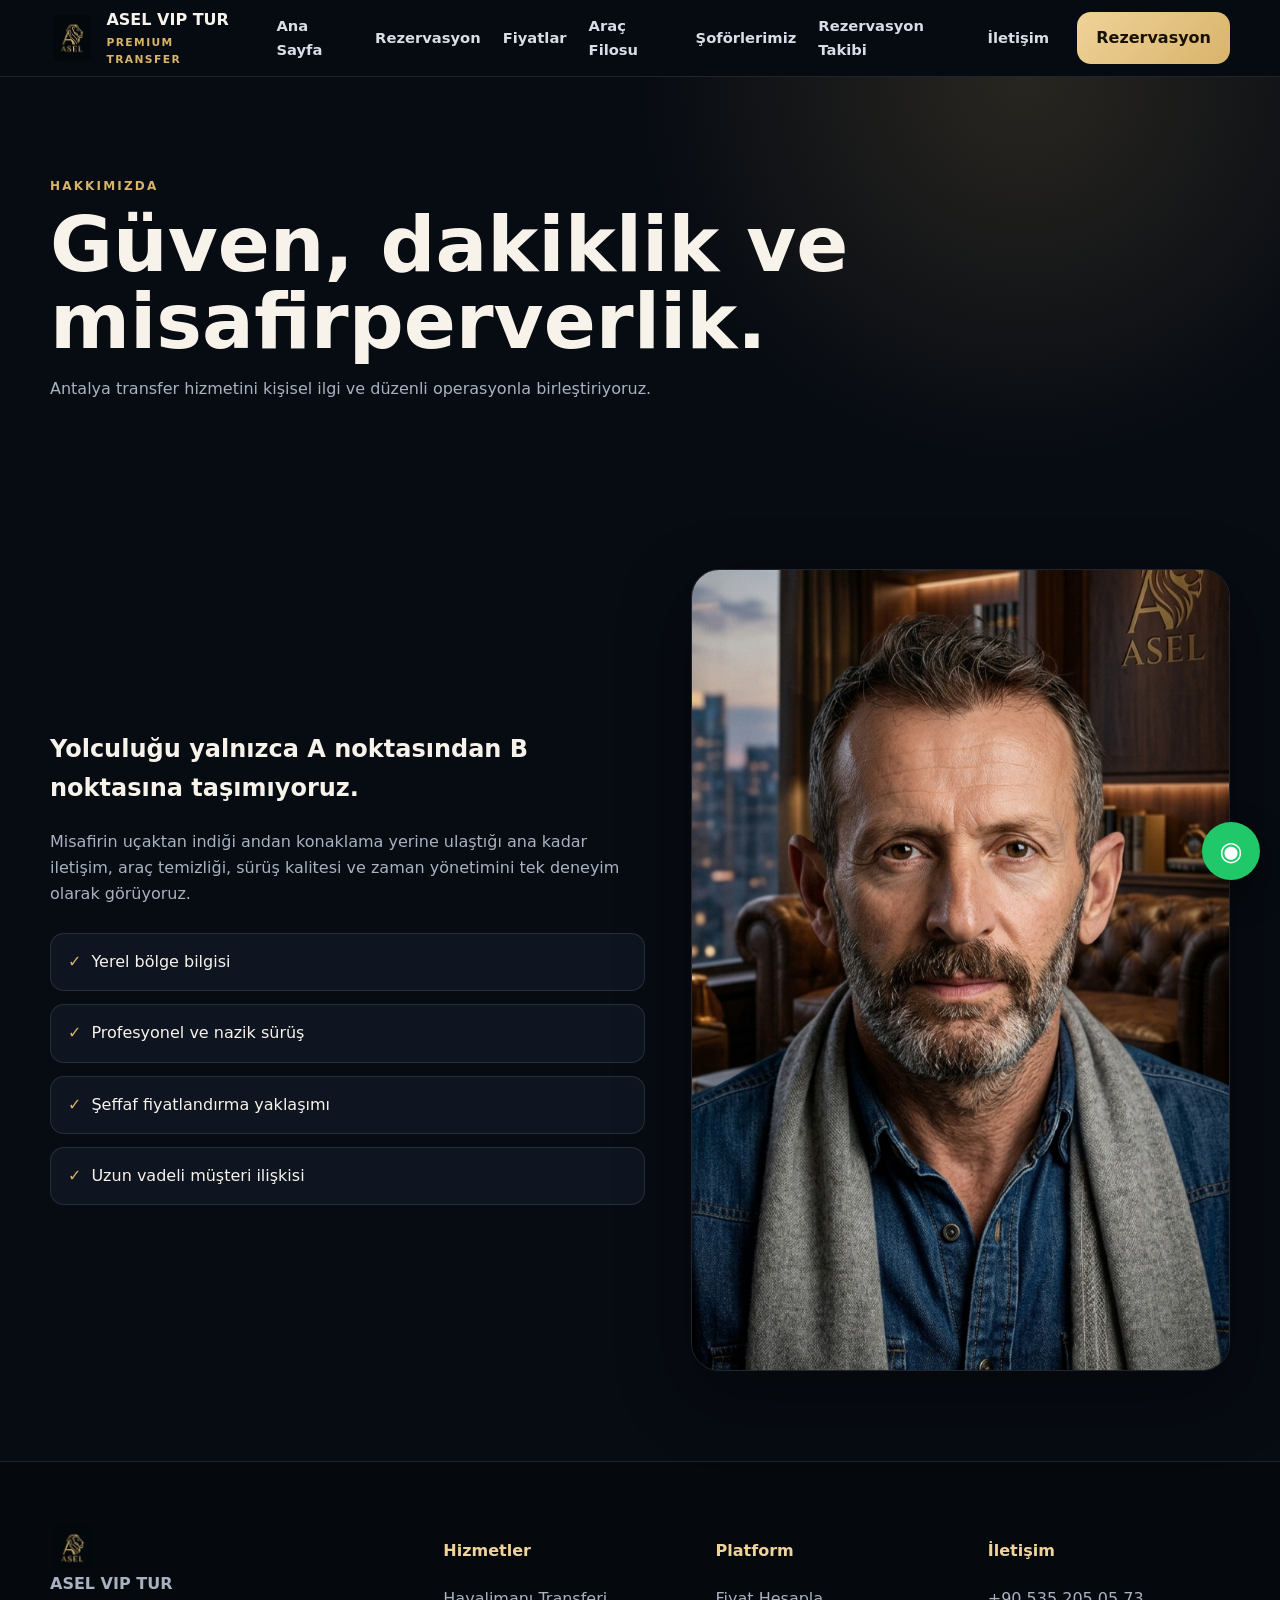
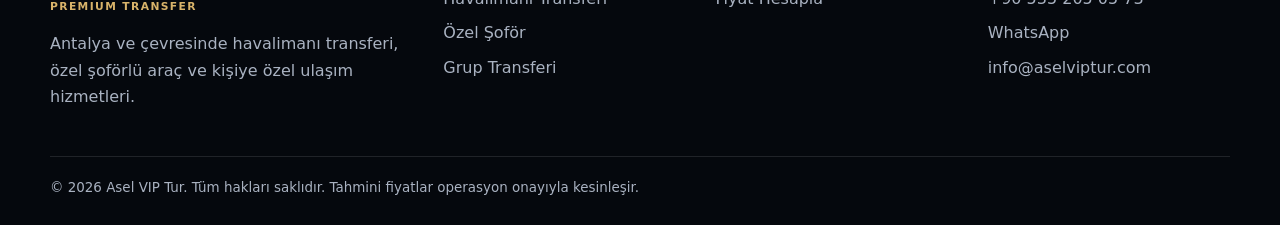
<file: hakkimizda.html>
<!DOCTYPE html>
<html lang="tr"><head><meta charset="utf-8"/><meta content="width=device-width,initial-scale=1" name="viewport"/><title>Hakkımızda | Asel VIP Tur</title><meta content="Asel VIP Tur; güvenli, dakik ve misafir odaklı Antalya transfer hizmetleri sunar." name="description"/><link href="https://aselviptur.com/hakkimizda.html" rel="canonical"/><link href="assets/images/favicon.png" rel="icon"/><link href="manifest.webmanifest" rel="manifest"/><meta content="#070b12" name="theme-color"/><link href="assets/css/app.css" rel="stylesheet"/><script defer="" src="assets/js/app.js"></script><meta content="Hakkımızda | Asel VIP Tur" property="og:title"/><meta content="Asel VIP Tur; güvenli, dakik ve misafir odaklı Antalya transfer hizmetleri sunar." property="og:description"/><meta content="https://aselviptur.com/hakkimizda.html" property="og:url"/><meta content="website" property="og:type"/><meta content="https://aselviptur.com/assets/images/vito-116.jpg" property="og:image"/></head><body><header class="site-header"><div class="container nav"><a class="brand" href="index.html"><img alt="Asel VIP Tur" src="assets/images/logo.png"/><span>ASEL VIP TUR<small>PREMIUM TRANSFER</small></span></a><nav class="nav-links" id="navLinks">
  <a href="index.html">Ana Sayfa</a>
  <a href="rezervasyon.html">Rezervasyon</a>
  <a href="fiyatlar.html">Fiyatlar</a>
  <a href="filo.html">Araç Filosu</a>
  <a href="soforler.html">Şoförlerimiz</a>
  <a href="takip.html">Rezervasyon Takibi</a>
  <a href="iletisim.html">İletişim</a>
</nav><div class="nav-actions"><a class="btn btn-primary" href="rezervasyon.html">Rezervasyon</a><button aria-controls="navLinks" aria-expanded="false" aria-label="Menüyü aç veya kapat" class="menu-btn" id="menuBtn" type="button">☰</button></div></div></header><main><section class="page-hero"><div class="container"><div class="eyebrow">Hakkımızda</div><h1>Güven, dakiklik ve misafirperverlik.</h1><p class="muted">Antalya transfer hizmetini kişisel ilgi ve düzenli operasyonla birleştiriyoruz.</p></div></section><section><div class="container"><div class="split"><div><h2>Yolculuğu yalnızca A noktasından B noktasına taşımıyoruz.</h2><p class="muted">Misafirin uçaktan indiği andan konaklama yerine ulaştığı ana kadar iletişim, araç temizliği, sürüş kalitesi ve zaman yönetimini tek deneyim olarak görüyoruz.</p><div class="check-list"><div>Yerel bölge bilgisi</div><div>Profesyonel ve nazik sürüş</div><div>Şeffaf fiyatlandırma yaklaşımı</div><div>Uzun vadeli müşteri ilişkisi</div></div></div><div class="media-frame"><img alt="Asel VIP Tur ekibi" src="assets/images/zeki-cetin.jpg"/></div></div></div></section></main><footer class="footer"><div class="container"><div class="footer-grid"><div><a class="brand" href="index.html"><img alt="Asel VIP Tur" src="assets/images/logo.png"/><span>ASEL VIP TUR<small>PREMIUM TRANSFER</small></span></a><p class="muted">Antalya ve çevresinde havalimanı transferi, özel şoförlü araç ve kişiye özel ulaşım hizmetleri.</p></div><div><h4>Hizmetler</h4><a href="hizmetler.html">Havalimanı Transferi</a><a href="hizmetler.html">Özel Şoför</a><a href="hizmetler.html">Grup Transferi</a></div><div><h4>Platform</h4><a href="rezervasyon.html">Fiyat Hesapla</a></div><div><h4>İletişim</h4><a href="tel:+905352050573">+90 535 205 05 73</a><a href="https://wa.me/905352050573" rel="noopener noreferrer">WhatsApp</a><a href="mailto:info@aselviptur.com">info@aselviptur.com</a></div></div><div class="copyright">© 2026 Asel VIP Tur. Tüm hakları saklıdır. Tahmini fiyatlar operasyon onayıyla kesinleşir.</div></div></footer><a aria-label="WhatsApp" class="floating-wa" href="https://wa.me/905352050573" rel="noopener noreferrer">◉</a></body></html>
</file>
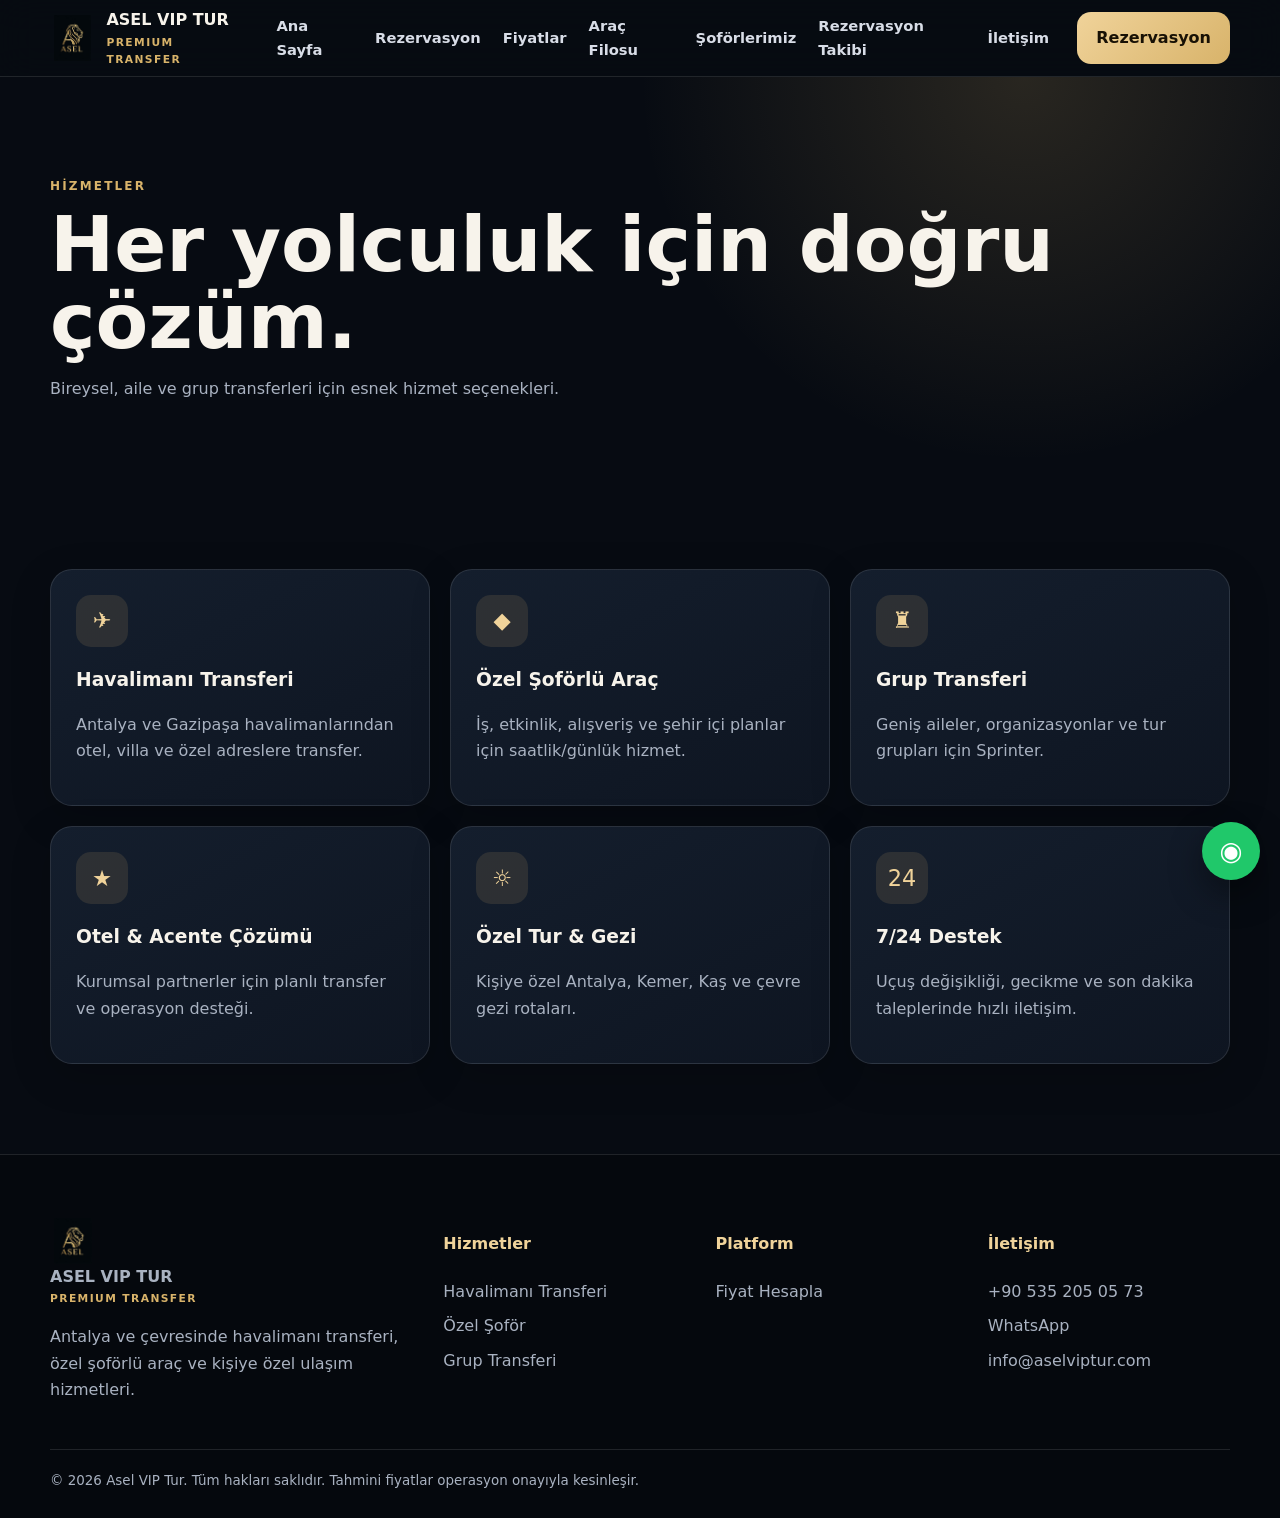
<file: hizmetler.html>
<!DOCTYPE html>
<html lang="tr"><head><meta charset="utf-8"/><meta content="width=device-width,initial-scale=1" name="viewport"/><title>VIP Transfer Hizmetleri | Asel VIP Tur</title><meta content="Havalimanı transferi, özel şoförlü araç, grup transferi, otel ve acente çözümleri." name="description"/><link href="https://aselviptur.com/hizmetler.html" rel="canonical"/><link href="assets/images/favicon.png" rel="icon"/><link href="manifest.webmanifest" rel="manifest"/><meta content="#070b12" name="theme-color"/><link href="assets/css/app.css" rel="stylesheet"/><script defer="" src="assets/js/app.js"></script><meta content="VIP Transfer Hizmetleri | Asel VIP Tur" property="og:title"/><meta content="Havalimanı transferi, özel şoförlü araç, grup transferi, otel ve acente çözümleri." property="og:description"/><meta content="https://aselviptur.com/hizmetler.html" property="og:url"/><meta content="website" property="og:type"/><meta content="https://aselviptur.com/assets/images/vito-116.jpg" property="og:image"/></head><body><header class="site-header"><div class="container nav"><a class="brand" href="index.html"><img alt="Asel VIP Tur" src="assets/images/logo.png"/><span>ASEL VIP TUR<small>PREMIUM TRANSFER</small></span></a><nav class="nav-links" id="navLinks">
  <a href="index.html">Ana Sayfa</a>
  <a href="rezervasyon.html">Rezervasyon</a>
  <a href="fiyatlar.html">Fiyatlar</a>
  <a href="filo.html">Araç Filosu</a>
  <a href="soforler.html">Şoförlerimiz</a>
  <a href="takip.html">Rezervasyon Takibi</a>
  <a href="iletisim.html">İletişim</a>
</nav><div class="nav-actions"><a class="btn btn-primary" href="rezervasyon.html">Rezervasyon</a><button aria-controls="navLinks" aria-expanded="false" aria-label="Menüyü aç veya kapat" class="menu-btn" id="menuBtn" type="button">☰</button></div></div></header><main><section class="page-hero"><div class="container"><div class="eyebrow">Hizmetler</div><h1>Her yolculuk için doğru çözüm.</h1><p class="muted">Bireysel, aile ve grup transferleri için esnek hizmet seçenekleri.</p></div></section><section><div class="container"><div class="grid-3"><article class="card service-card"><div class="icon">✈</div><h3>Havalimanı Transferi</h3><p class="muted">Antalya ve Gazipaşa havalimanlarından otel, villa ve özel adreslere transfer.</p></article><article class="card service-card"><div class="icon">◆</div><h3>Özel Şoförlü Araç</h3><p class="muted">İş, etkinlik, alışveriş ve şehir içi planlar için saatlik/günlük hizmet.</p></article><article class="card service-card"><div class="icon">♜</div><h3>Grup Transferi</h3><p class="muted">Geniş aileler, organizasyonlar ve tur grupları için Sprinter.</p></article><article class="card service-card"><div class="icon">★</div><h3>Otel &amp; Acente Çözümü</h3><p class="muted">Kurumsal partnerler için planlı transfer ve operasyon desteği.</p></article><article class="card service-card"><div class="icon">☼</div><h3>Özel Tur &amp; Gezi</h3><p class="muted">Kişiye özel Antalya, Kemer, Kaş ve çevre gezi rotaları.</p></article><article class="card service-card"><div class="icon">24</div><h3>7/24 Destek</h3><p class="muted">Uçuş değişikliği, gecikme ve son dakika taleplerinde hızlı iletişim.</p></article></div></div></section></main><footer class="footer"><div class="container"><div class="footer-grid"><div><a class="brand" href="index.html"><img alt="Asel VIP Tur" src="assets/images/logo.png"/><span>ASEL VIP TUR<small>PREMIUM TRANSFER</small></span></a><p class="muted">Antalya ve çevresinde havalimanı transferi, özel şoförlü araç ve kişiye özel ulaşım hizmetleri.</p></div><div><h4>Hizmetler</h4><a href="hizmetler.html">Havalimanı Transferi</a><a href="hizmetler.html">Özel Şoför</a><a href="hizmetler.html">Grup Transferi</a></div><div><h4>Platform</h4><a href="rezervasyon.html">Fiyat Hesapla</a></div><div><h4>İletişim</h4><a href="tel:+905352050573">+90 535 205 05 73</a><a href="https://wa.me/905352050573" rel="noopener noreferrer">WhatsApp</a><a href="mailto:info@aselviptur.com">info@aselviptur.com</a></div></div><div class="copyright">© 2026 Asel VIP Tur. Tüm hakları saklıdır. Tahmini fiyatlar operasyon onayıyla kesinleşir.</div></div></footer><a aria-label="WhatsApp" class="floating-wa" href="https://wa.me/905352050573" rel="noopener noreferrer">◉</a></body></html>
</file>
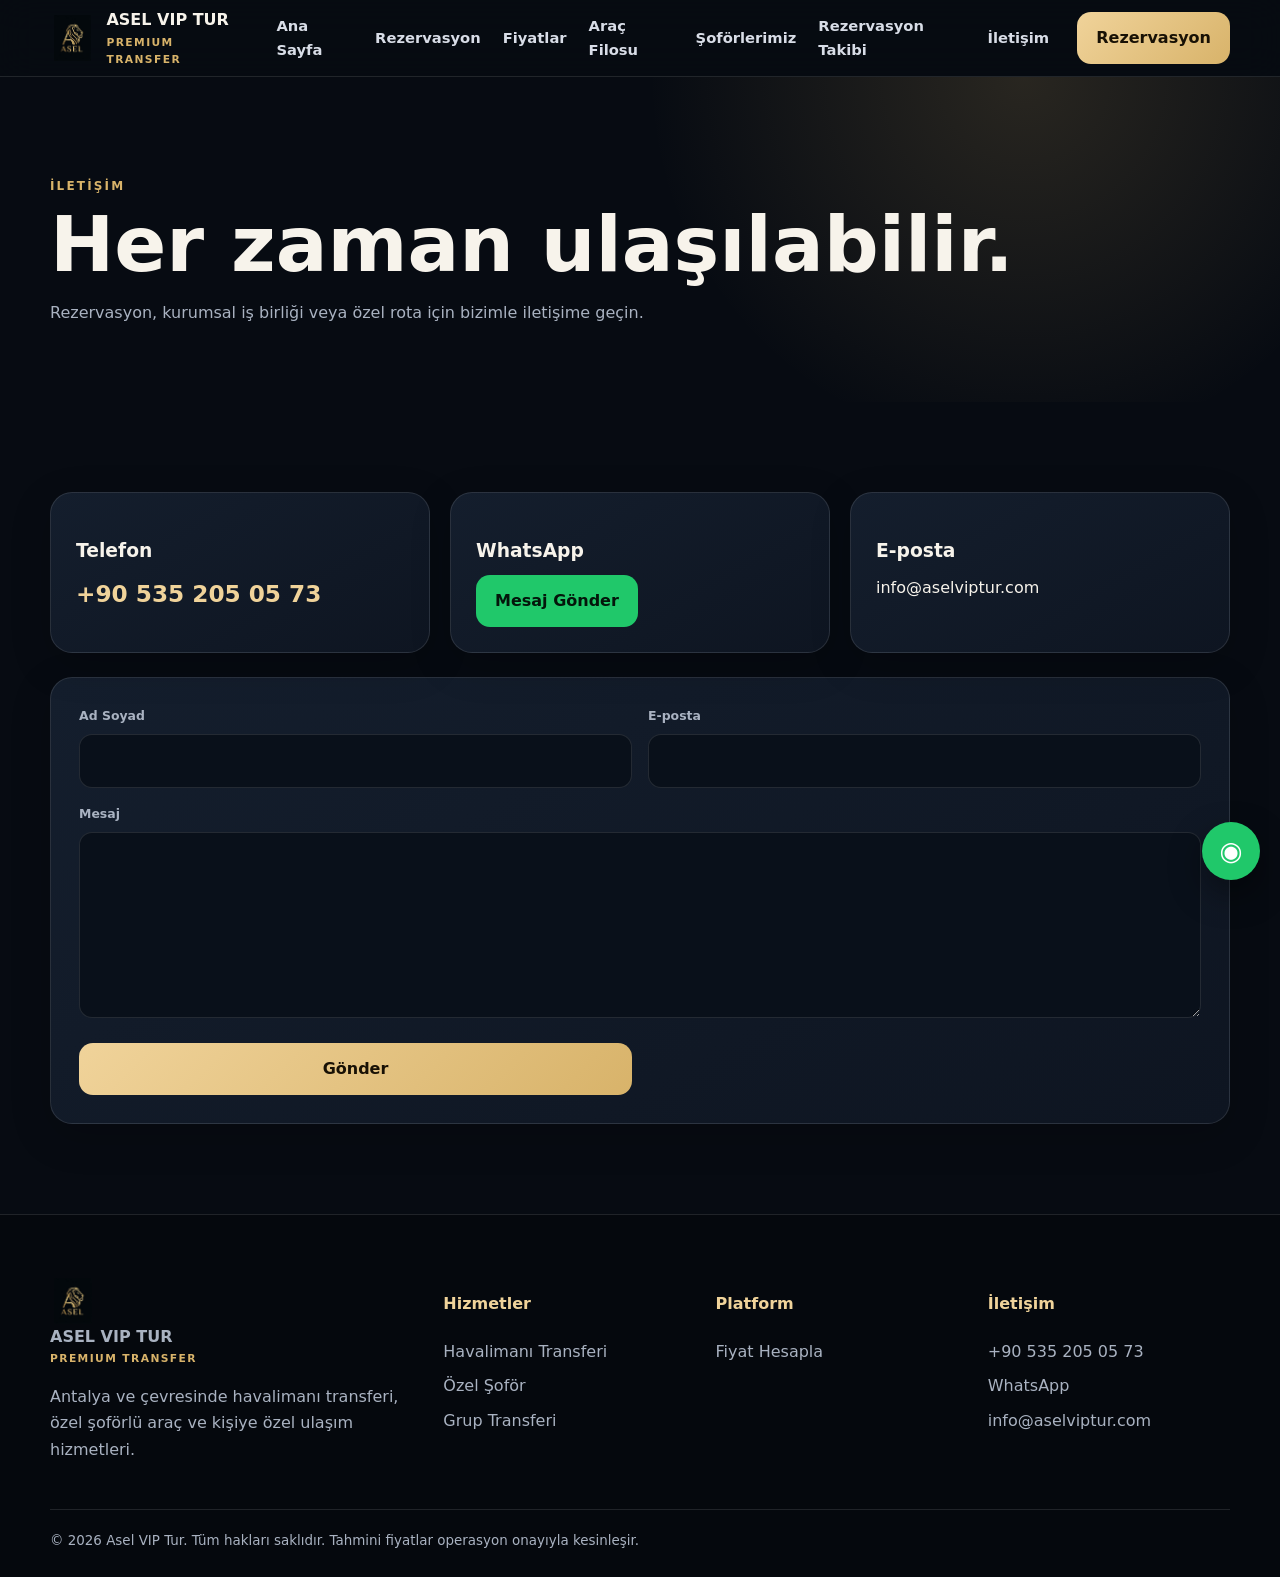
<file: iletisim.html>
<!DOCTYPE html>
<html lang="tr"><head><meta charset="utf-8"/><meta content="width=device-width,initial-scale=1" name="viewport"/><title>İletişim | Asel VIP Tur</title><meta content="Rezervasyon ve özel transfer talepleri için Asel VIP Tur ile telefon, WhatsApp veya e-posta üzerinden iletişime geçin." name="description"/><link href="https://aselviptur.com/iletisim.html" rel="canonical"/><link href="assets/images/favicon.png" rel="icon"/><link href="manifest.webmanifest" rel="manifest"/><meta content="#070b12" name="theme-color"/><link href="assets/css/app.css" rel="stylesheet"/><script defer="" src="assets/js/app.js"></script><meta content="İletişim | Asel VIP Tur" property="og:title"/><meta content="Rezervasyon ve özel transfer talepleri için Asel VIP Tur ile telefon, WhatsApp veya e-posta üzerinden iletişime geçin." property="og:description"/><meta content="https://aselviptur.com/iletisim.html" property="og:url"/><meta content="website" property="og:type"/><meta content="https://aselviptur.com/assets/images/vito-116.jpg" property="og:image"/></head><body><header class="site-header"><div class="container nav"><a class="brand" href="index.html"><img alt="Asel VIP Tur" src="assets/images/logo.png"/><span>ASEL VIP TUR<small>PREMIUM TRANSFER</small></span></a><nav class="nav-links" id="navLinks">
  <a href="index.html">Ana Sayfa</a>
  <a href="rezervasyon.html">Rezervasyon</a>
  <a href="fiyatlar.html">Fiyatlar</a>
  <a href="filo.html">Araç Filosu</a>
  <a href="soforler.html">Şoförlerimiz</a>
  <a href="takip.html">Rezervasyon Takibi</a>
  <a href="iletisim.html">İletişim</a>
</nav><div class="nav-actions"><a class="btn btn-primary" href="rezervasyon.html">Rezervasyon</a><button aria-controls="navLinks" aria-expanded="false" aria-label="Menüyü aç veya kapat" class="menu-btn" id="menuBtn" type="button">☰</button></div></div></header><main><section class="page-hero"><div class="container"><div class="eyebrow">İletişim</div><h1>Her zaman ulaşılabilir.</h1><p class="muted">Rezervasyon, kurumsal iş birliği veya özel rota için bizimle iletişime geçin.</p></div></section><section><div class="container"><div class="grid-3"><article class="card service-card"><h3>Telefon</h3><a class="price" href="tel:+905352050573">+90 535 205 05 73</a></article><article class="card service-card"><h3>WhatsApp</h3><a class="btn btn-whatsapp" href="https://wa.me/905352050573" rel="noopener noreferrer">Mesaj Gönder</a></article><article class="card service-card"><h3>E-posta</h3><a href="mailto:info@aselviptur.com">info@aselviptur.com</a></article></div><div class="card form-card" style="margin-top:24px"><form action="https://formspree.io/f/xojpyzyl" class="form-grid" method="POST"><div class="field"><label for="field-1">Ad Soyad</label><input id="field-1" name="name" required=""/></div><div class="field"><label for="field-2">E-posta</label><input id="field-2" name="email" required="" type="email"/></div><div class="field span-2"><label for="field-3">Mesaj</label><textarea id="field-3" name="message" required="" rows="6"></textarea></div><button class="btn btn-primary">Gönder</button></form></div></div></section></main><footer class="footer"><div class="container"><div class="footer-grid"><div><a class="brand" href="index.html"><img alt="Asel VIP Tur" src="assets/images/logo.png"/><span>ASEL VIP TUR<small>PREMIUM TRANSFER</small></span></a><p class="muted">Antalya ve çevresinde havalimanı transferi, özel şoförlü araç ve kişiye özel ulaşım hizmetleri.</p></div><div><h4>Hizmetler</h4><a href="hizmetler.html">Havalimanı Transferi</a><a href="hizmetler.html">Özel Şoför</a><a href="hizmetler.html">Grup Transferi</a></div><div><h4>Platform</h4><a href="rezervasyon.html">Fiyat Hesapla</a></div><div><h4>İletişim</h4><a href="tel:+905352050573">+90 535 205 05 73</a><a href="https://wa.me/905352050573" rel="noopener noreferrer">WhatsApp</a><a href="mailto:info@aselviptur.com">info@aselviptur.com</a></div></div><div class="copyright">© 2026 Asel VIP Tur. Tüm hakları saklıdır. Tahmini fiyatlar operasyon onayıyla kesinleşir.</div></div></footer><a aria-label="WhatsApp" class="floating-wa" href="https://wa.me/905352050573" rel="noopener noreferrer">◉</a></body></html>
</file>
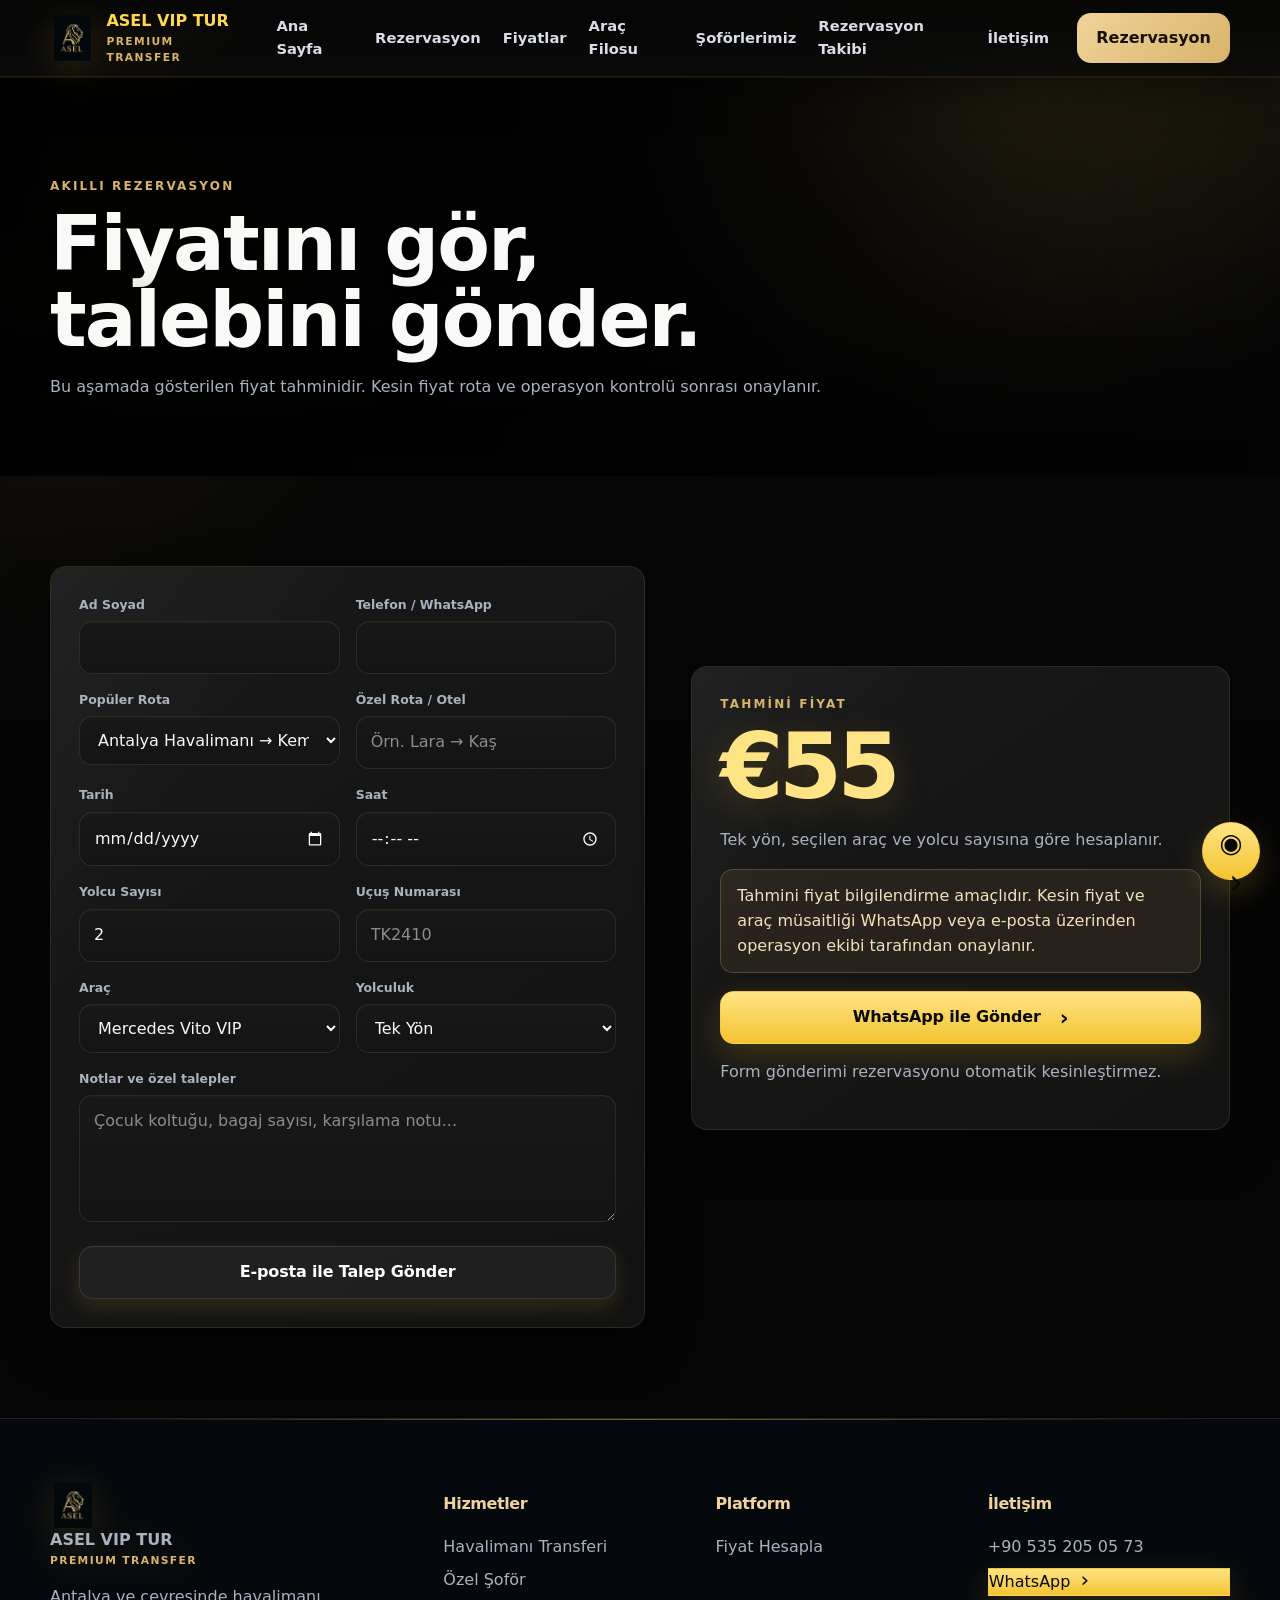
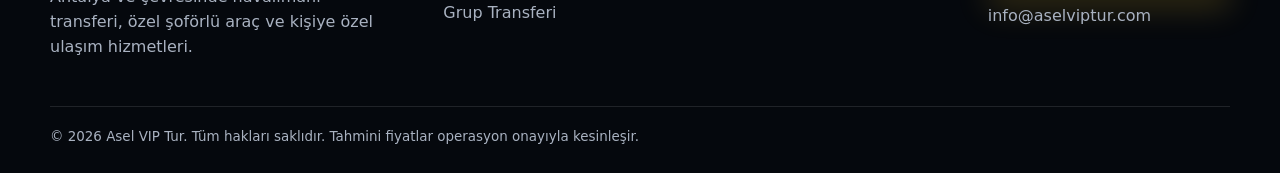
<file: rezervasyon.html>
<!DOCTYPE html>

<html lang="tr"><head><meta charset="utf-8"/><meta content="width=device-width,initial-scale=1" name="viewport"/><title>Rezervasyon ve Fiyat | Asel VIP Tur</title><meta content="Antalya VIP transfer tahmini fiyatını hesaplayın ve rezervasyon talebinizi WhatsApp veya e-posta ile gönderin." name="description"/><link href="https://aselviptur.com/rezervasyon.html" rel="canonical"/><link href="assets/images/favicon.png" rel="icon"/><link href="manifest.webmanifest" rel="manifest"/><meta content="#070b12" name="theme-color"/><link href="assets/css/app.css" rel="stylesheet"/><script defer="" src="assets/js/app.js"></script><meta content="Rezervasyon ve Fiyat | Asel VIP Tur" property="og:title"/><meta content="Antalya VIP transfer tahmini fiyatını hesaplayın ve rezervasyon talebinizi WhatsApp veya e-posta ile gönderin." property="og:description"/><meta content="https://aselviptur.com/rezervasyon.html" property="og:url"/><meta content="website" property="og:type"/><meta content="https://aselviptur.com/assets/images/vito-116.jpg" property="og:image"/>  <link rel="stylesheet" href="assets/css/asel-theme.css?v=2">
  <link rel="stylesheet" href="assets/css/asel-final-polish.css?v=1">
</head><body><header class="site-header"><div class="container nav"><a class="brand" href="index.html"><img alt="Asel VIP Tur" src="assets/images/logo.png"/><span>ASEL VIP TUR<small>PREMIUM TRANSFER</small></span></a><nav class="nav-links" id="navLinks">
  <a href="index.html">Ana Sayfa</a>
  <a href="rezervasyon.html">Rezervasyon</a>
  <a href="fiyatlar.html">Fiyatlar</a>
  <a href="filo.html">Araç Filosu</a>
  <a href="soforler.html">Şoförlerimiz</a>
  <a href="takip.html">Rezervasyon Takibi</a>
  <a href="iletisim.html">İletişim</a>
</nav><div class="nav-actions"><a class="btn btn-primary" href="rezervasyon.html">Rezervasyon</a><button aria-controls="navLinks" aria-expanded="false" aria-label="Menüyü aç veya kapat" class="menu-btn" id="menuBtn" type="button">☰</button></div></div></header>
<main><section class="page-hero"><div class="container"><div class="eyebrow">Akıllı Rezervasyon</div><h1>Fiyatını gör,<br/>talebini gönder.</h1><p class="muted">Bu aşamada gösterilen fiyat tahminidir. Kesin fiyat rota ve operasyon kontrolü sonrası onaylanır.</p></div></section><section><div class="container split" style="align-items:start"><form action="https://formspree.io/f/xojpyzyl" class="card form-card" id="bookingForm" method="POST"><div class="form-grid"><div class="field"><label for="name">Ad Soyad</label><input autocomplete="name" id="name" name="name" required=""/></div><div class="field"><label for="phone">Telefon / WhatsApp</label><input autocomplete="tel" id="phone" name="phone" required="" type="tel"/></div><div class="field"><label for="route">Popüler Rota</label><select id="route" name="route"><option value="airport-kemer">Antalya Havalimanı → Kemer</option><option value="airport-beldibi">Antalya Havalimanı → Beldibi</option><option value="airport-belek">Antalya Havalimanı → Belek</option><option value="airport-side">Antalya Havalimanı → Side</option><option value="airport-alanya">Antalya Havalimanı → Alanya</option><option value="gazipasa-alanya">Gazipaşa Havalimanı → Alanya</option><option value="custom">Özel rota</option></select></div><div class="field"><label for="customRoute">Özel Rota / Otel</label><input id="customRoute" name="customRoute" placeholder="Örn. Lara → Kaş"/></div><div class="field"><label for="date">Tarih</label><input aria-describedby="bookingDisclaimer" id="date" name="date" required="" type="date"/></div><div class="field"><label for="time">Saat</label><input id="time" name="time" required="" type="time"/></div><div class="field"><label for="passengers">Yolcu Sayısı</label><input id="passengers" max="30" min="1" name="passengers" required="" type="number" value="2"/></div><div class="field"><label for="flight">Uçuş Numarası</label><input id="flight" name="flight" placeholder="TK2410"/></div><div class="field"><label for="vehicle">Araç</label><select id="vehicle" name="vehicle"><option value="vito">Mercedes Vito VIP</option><option value="maybach">Vito Maybach Design</option><option value="sprinter">Mercedes Sprinter</option></select></div><div class="field"><label for="trip">Yolculuk</label><select id="trip" name="trip"><option value="one">Tek Yön</option><option value="round">Gidiş–Dönüş</option></select></div><div class="field span-2"><label for="notes">Notlar ve özel talepler</label><textarea id="notes" name="notes" placeholder="Çocuk koltuğu, bagaj sayısı, karşılama notu..." rows="4"></textarea></div><input id="priceInput" name="estimatedPrice" type="hidden"/><div class="span-2"><button class="btn btn-secondary btn-block" type="submit">E-posta ile Talep Gönder</button></div></div></form>
<div id="bookingApiStatus" hidden></div><aside class="card price-panel"><div class="eyebrow">Tahmini fiyat</div><div class="price-total" id="priceValue">€0</div><p class="muted">Tek yön, seçilen araç ve yolcu sayısına göre hesaplanır.</p><div class="notice">Tahmini fiyat bilgilendirme amaçlıdır. Kesin fiyat ve araç müsaitliği WhatsApp veya e-posta üzerinden operasyon ekibi tarafından onaylanır.</div><button class="btn btn-whatsapp btn-block" id="whatsappSubmit" style="margin-top:18px">WhatsApp ile Gönder</button><p class="muted" id="bookingDisclaimer">Form gönderimi rezervasyonu otomatik kesinleştirmez.</p></aside></div></section></main><footer class="footer"><div class="container"><div class="footer-grid"><div><a class="brand" href="index.html"><img alt="Asel VIP Tur" src="assets/images/logo.png"/><span>ASEL VIP TUR<small>PREMIUM TRANSFER</small></span></a><p class="muted">Antalya ve çevresinde havalimanı transferi, özel şoförlü araç ve kişiye özel ulaşım hizmetleri.</p></div><div><h4>Hizmetler</h4><a href="hizmetler.html">Havalimanı Transferi</a><a href="hizmetler.html">Özel Şoför</a><a href="hizmetler.html">Grup Transferi</a></div><div><h4>Platform</h4><a href="rezervasyon.html">Fiyat Hesapla</a></div><div><h4>İletişim</h4><a href="tel:+905352050573">+90 535 205 05 73</a><a href="https://wa.me/905352050573" rel="noopener noreferrer">WhatsApp</a><a href="mailto:info@aselviptur.com">info@aselviptur.com</a></div></div><div class="copyright">© 2026 Asel VIP Tur. Tüm hakları saklıdır. Tahmini fiyatlar operasyon onayıyla kesinleşir.</div></div></footer><a aria-label="WhatsApp" class="floating-wa" href="https://wa.me/905352050573" rel="noopener noreferrer">◉</a><script src="assets/js/config.js"></script>
<script src="assets/js/platform.js"></script>
  <script src="assets/js/asel-final-polish.js?v=1"></script>
</body></html>
</file>
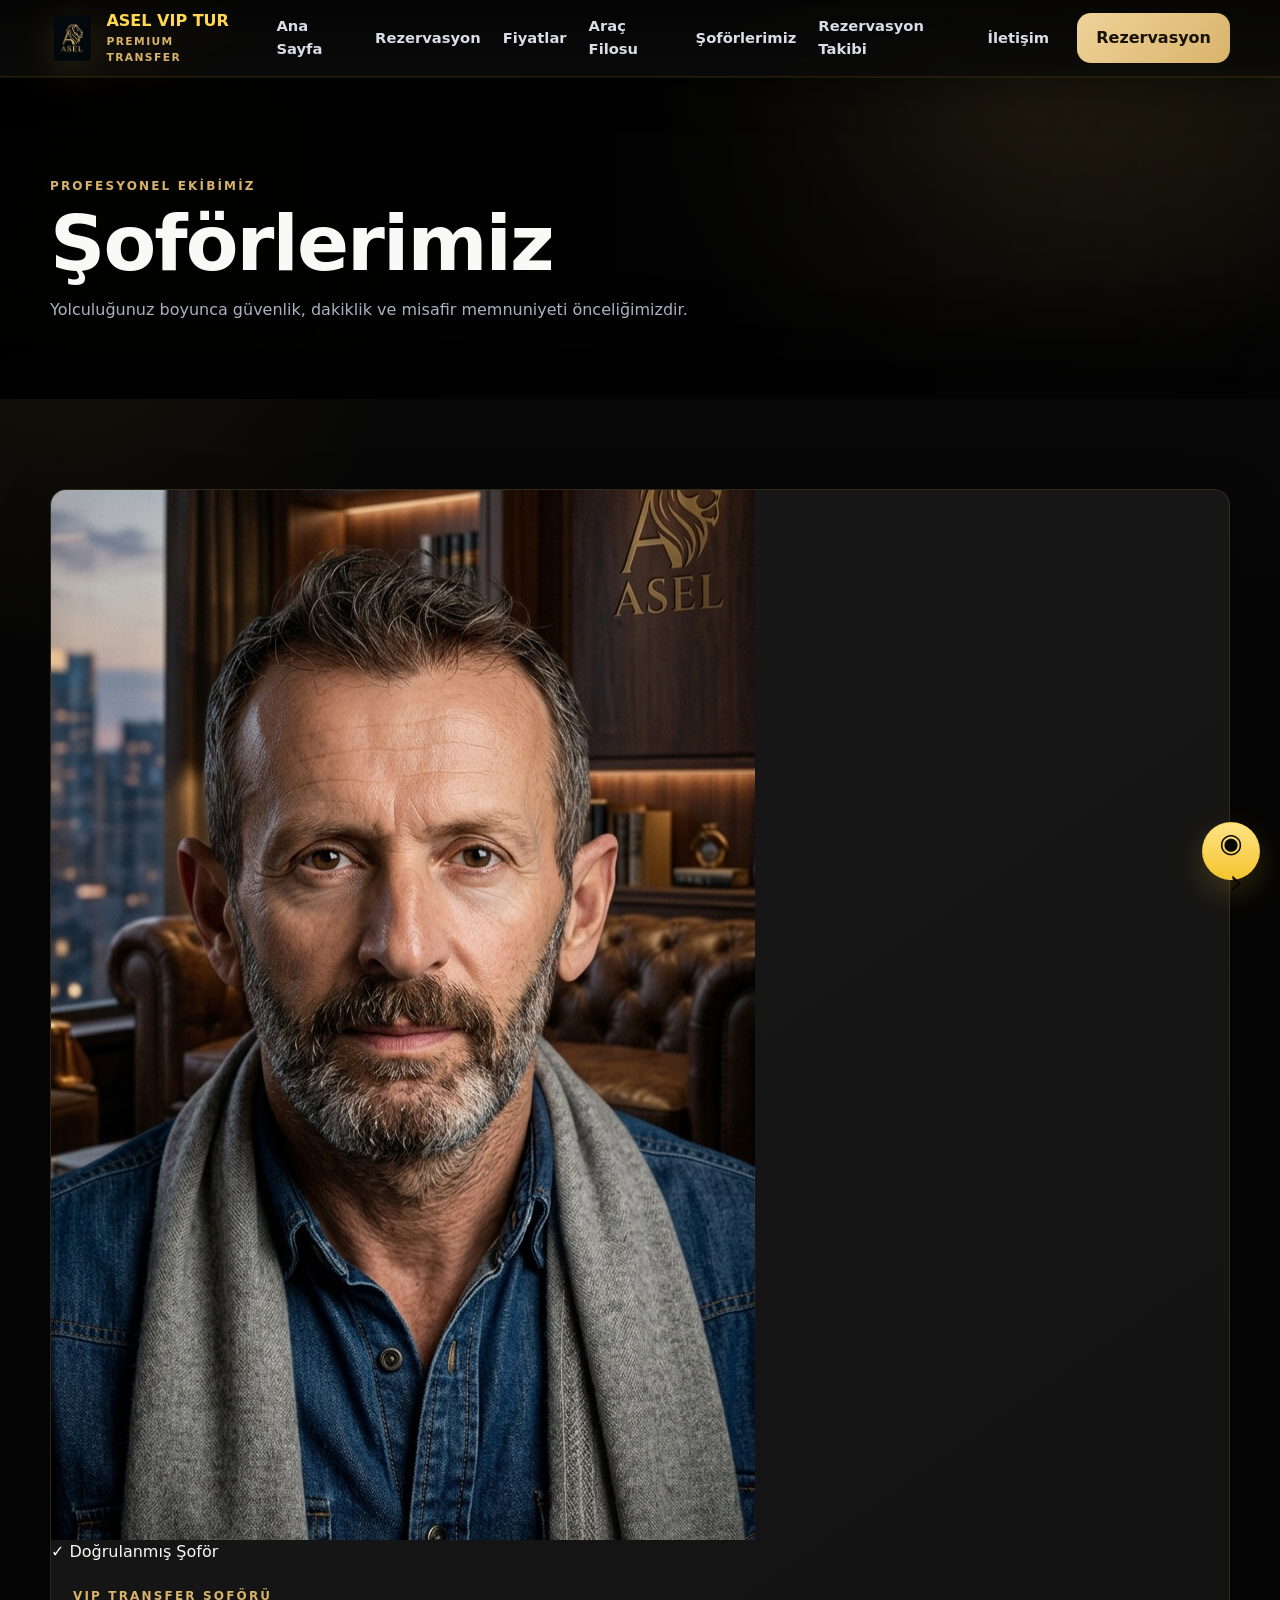
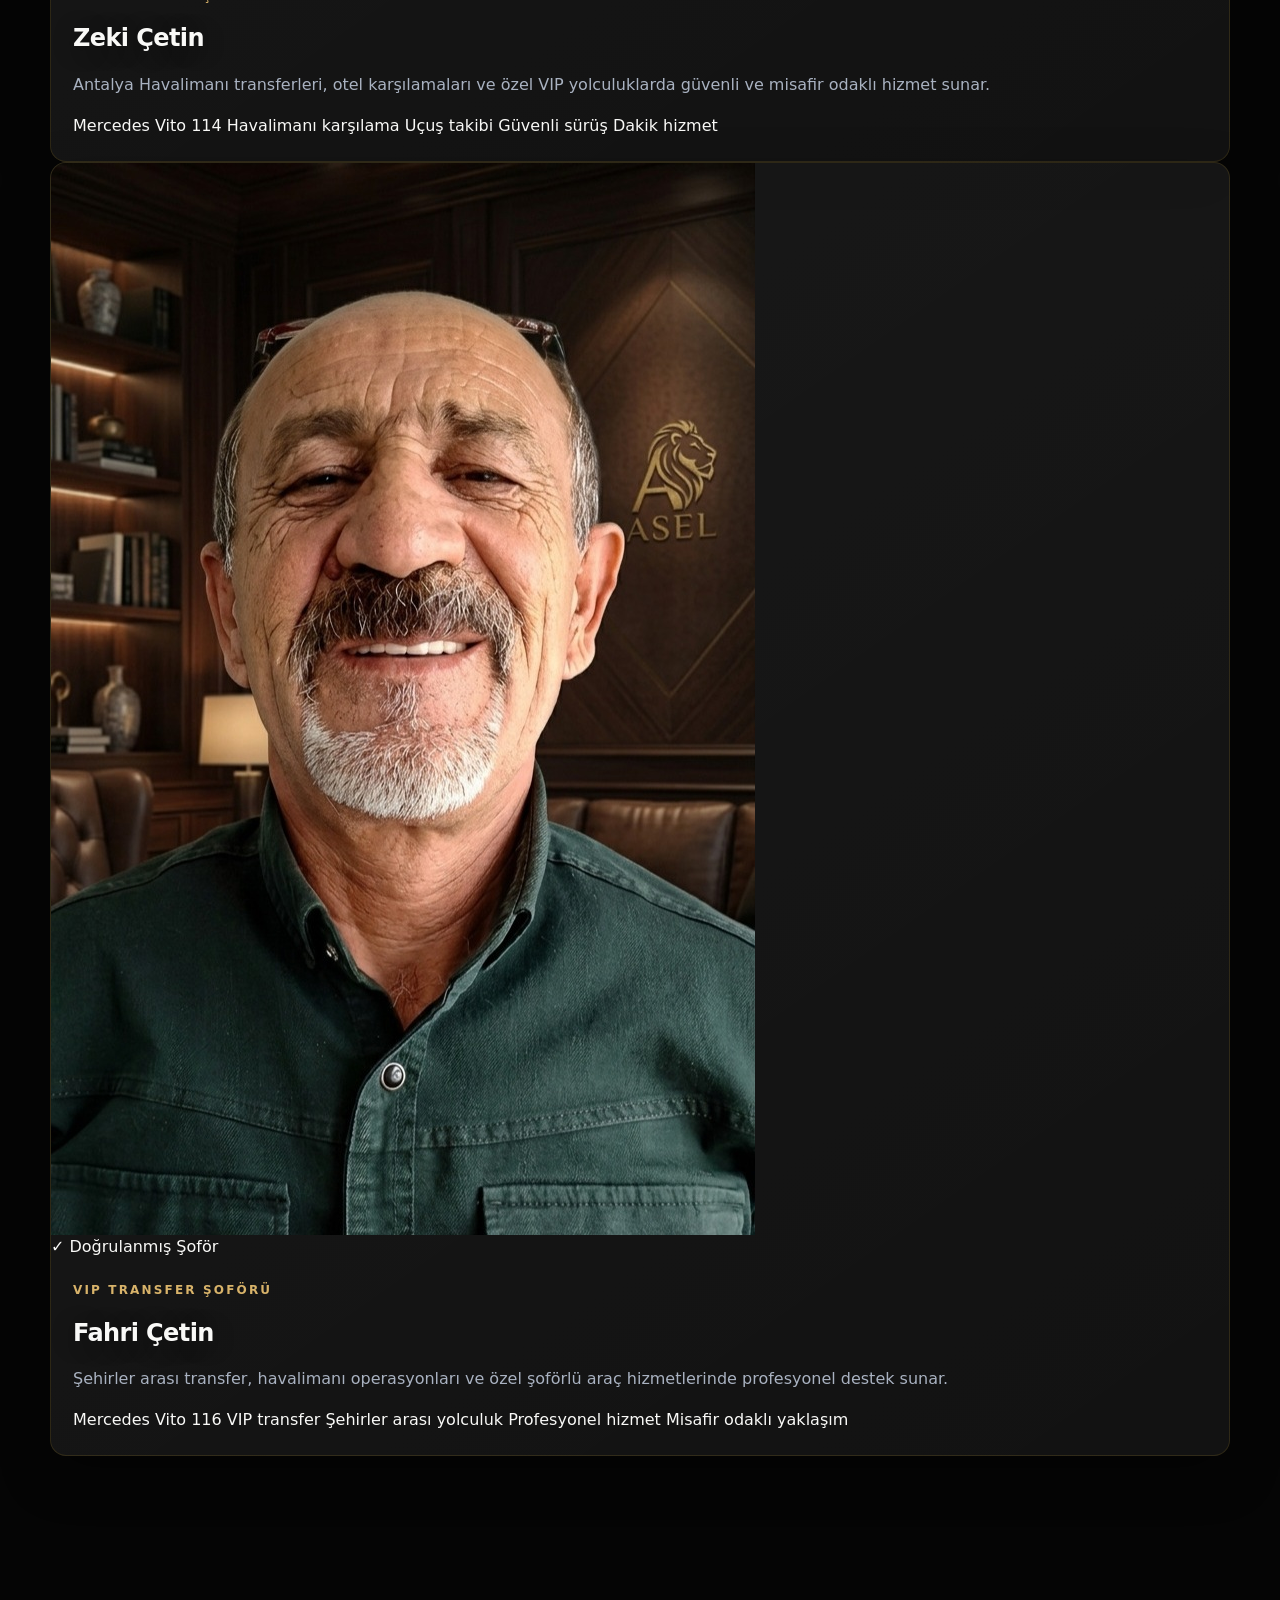
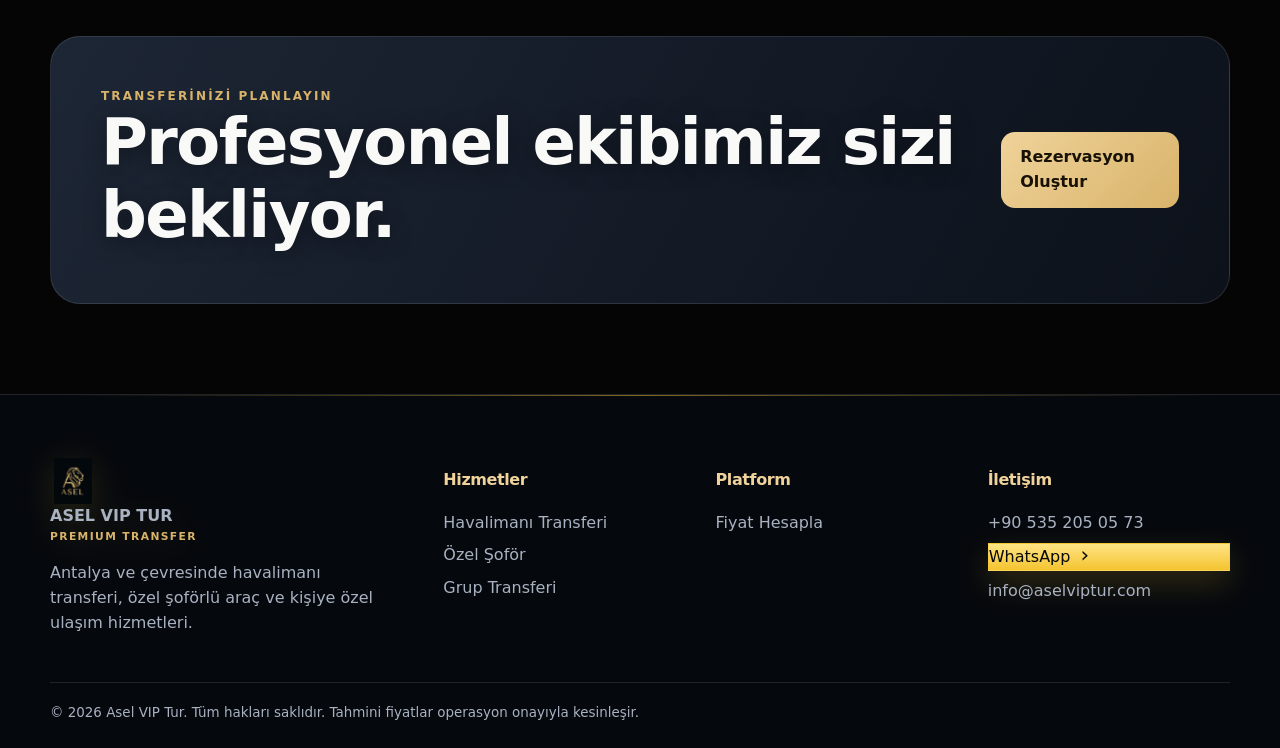
<file: soforler.html>
<!DOCTYPE html>

<html lang="tr"><head><meta charset="utf-8"/><meta content="width=device-width,initial-scale=1" name="viewport"/><title>Şoförlerimiz | Asel VIP Tur</title><meta content="Asel VIP Tur profesyonel VIP transfer şoförleri Zeki Çetin ve Fahri Çetin." name="description"/><link href="https://aselviptur.com/soforler.html" rel="canonical"/><link href="assets/images/favicon.png" rel="icon"/><link href="manifest.webmanifest" rel="manifest"/><meta content="#070b12" name="theme-color"/><link href="assets/css/app.css" rel="stylesheet"/><script defer="" src="assets/js/app.js"></script><meta content="Asel VIP Tur | Antalya VIP Transfer" property="og:title"/><meta content="Antalya Havalimanı, Kemer, Belek, Side ve Alanya için 7/24 profesyonel VIP transfer ve özel şoförlü araç hizmeti." property="og:description"/><meta content="https://aselviptur.com/" property="og:url"/><meta content="website" property="og:type"/><meta content="https://aselviptur.com/assets/images/vito-116.jpg" property="og:image"/><script type="application/ld+json">{"@context": "https://schema.org", "@type": "LocalBusiness", "name": "Asel VIP Tur", "url": "https://aselviptur.com/", "telephone": "+90 535 205 05 73", "email": "info@aselviptur.com", "image": "https://aselviptur.com/assets/images/logo.png", "areaServed": ["Antalya", "Kemer", "Beldibi", "Belek", "Side", "Alanya", "Kaş"], "serviceType": ["Airport Transfer", "VIP Transfer", "Chauffeur Service"]}</script>  <link rel="stylesheet" href="assets/css/asel-theme.css?v=2">
  <link rel="stylesheet" href="assets/css/asel-final-polish.css?v=1">
</head>
<body>

<header class="site-header">
  <div class="container nav">
    <a class="brand" href="index.html">
      <img
        src="assets/images/logo.png"
        alt="Asel VIP Tur"
      >
      <span>
        ASEL VIP TUR
        <small>PREMIUM TRANSFER</small>
      </span>
    </a>

    <nav class="nav-links" id="navLinks">
      <a href="index.html">Ana Sayfa</a>
      <a href="rezervasyon.html">Rezervasyon</a>
      <a href="fiyatlar.html">Fiyatlar</a>
      <a href="filo.html">Araç Filosu</a>
      <a href="soforler.html">Şoförlerimiz</a>
      <a href="takip.html">Rezervasyon Takibi</a>
      <a href="iletisim.html">İletişim</a>
    </nav>

    <div class="nav-actions">
      <a class="btn btn-primary" href="rezervasyon.html">
        Rezervasyon
      </a>

      <button
        id="menuBtn"
        class="menu-btn"
        type="button"
        aria-controls="navLinks"
        aria-expanded="false"
        aria-label="Menüyü aç veya kapat"
      >
        ☰
      </button>
    </div>
  </div>
</header>


<main>
  <section class="page-hero">
    <div class="container">
      <div class="eyebrow">Profesyonel ekibimiz</div>
      <h1>Şoförlerimiz</h1>
      <p class="muted page-intro">
        Yolculuğunuz boyunca güvenlik, dakiklik ve
        misafir memnuniyeti önceliğimizdir.
      </p>
    </div>
  </section>

  <section>
    <div class="container driver-page-grid">
      <article class="card driver-profile-card">
        <div class="driver-photo-wrap">
          <img
            src="assets/images/zeki-cetin.jpg"
            alt="Zeki Çetin"
          >
          <span class="verified-driver">
            ✓ Doğrulanmış Şoför
          </span>
        </div>

        <div class="card-body">
          <div class="eyebrow">VIP Transfer Şoförü</div>
          <h2>Zeki Çetin</h2>

          <p class="muted">
            Antalya Havalimanı transferleri, otel
            karşılamaları ve özel VIP yolculuklarda
            güvenli ve misafir odaklı hizmet sunar.
          </p>

          <div class="driver-feature-list">
            <span>Mercedes Vito 114</span>
            <span>Havalimanı karşılama</span>
            <span>Uçuş takibi</span>
            <span>Güvenli sürüş</span>
            <span>Dakik hizmet</span>
          </div>
        </div>
      </article>

      <article class="card driver-profile-card">
        <div class="driver-photo-wrap">
          <img
            src="assets/images/fahri-cetin.jpg"
            alt="Fahri Çetin"
          >
          <span class="verified-driver">
            ✓ Doğrulanmış Şoför
          </span>
        </div>

        <div class="card-body">
          <div class="eyebrow">VIP Transfer Şoförü</div>
          <h2>Fahri Çetin</h2>

          <p class="muted">
            Şehirler arası transfer, havalimanı
            operasyonları ve özel şoförlü araç
            hizmetlerinde profesyonel destek sunar.
          </p>

          <div class="driver-feature-list">
            <span>Mercedes Vito 116</span>
            <span>VIP transfer</span>
            <span>Şehirler arası yolculuk</span>
            <span>Profesyonel hizmet</span>
            <span>Misafir odaklı yaklaşım</span>
          </div>
        </div>
      </article>
    </div>
  </section>

  <section>
    <div class="container cta">
      <div>
        <div class="eyebrow">Transferinizi planlayın</div>
        <h2>Profesyonel ekibimiz sizi bekliyor.</h2>
      </div>

      <a class="btn btn-primary" href="rezervasyon.html">
        Rezervasyon Oluştur
      </a>
    </div>
  </section>
</main>

<footer class="footer"><div class="container"><div class="footer-grid"><div><a class="brand" href="index.html"><img alt="Asel VIP Tur" src="assets/images/logo.png"/><span>ASEL VIP TUR<small>PREMIUM TRANSFER</small></span></a><p class="muted">Antalya ve çevresinde havalimanı transferi, özel şoförlü araç ve kişiye özel ulaşım hizmetleri.</p></div><div><h4>Hizmetler</h4><a href="hizmetler.html">Havalimanı Transferi</a><a href="hizmetler.html">Özel Şoför</a><a href="hizmetler.html">Grup Transferi</a></div><div><h4>Platform</h4><a href="rezervasyon.html">Fiyat Hesapla</a></div><div><h4>İletişim</h4><a href="tel:+905352050573">+90 535 205 05 73</a><a href="https://wa.me/905352050573" rel="noopener noreferrer">WhatsApp</a><a href="mailto:info@aselviptur.com">info@aselviptur.com</a></div></div><div class="copyright">© 2026 Asel VIP Tur. Tüm hakları saklıdır. Tahmini fiyatlar operasyon onayıyla kesinleşir.</div></div></footer><a aria-label="WhatsApp" class="floating-wa" href="https://wa.me/905352050573" rel="noopener noreferrer">◉</a>  <script src="assets/js/asel-final-polish.js?v=1"></script>
</body></html>
</file>
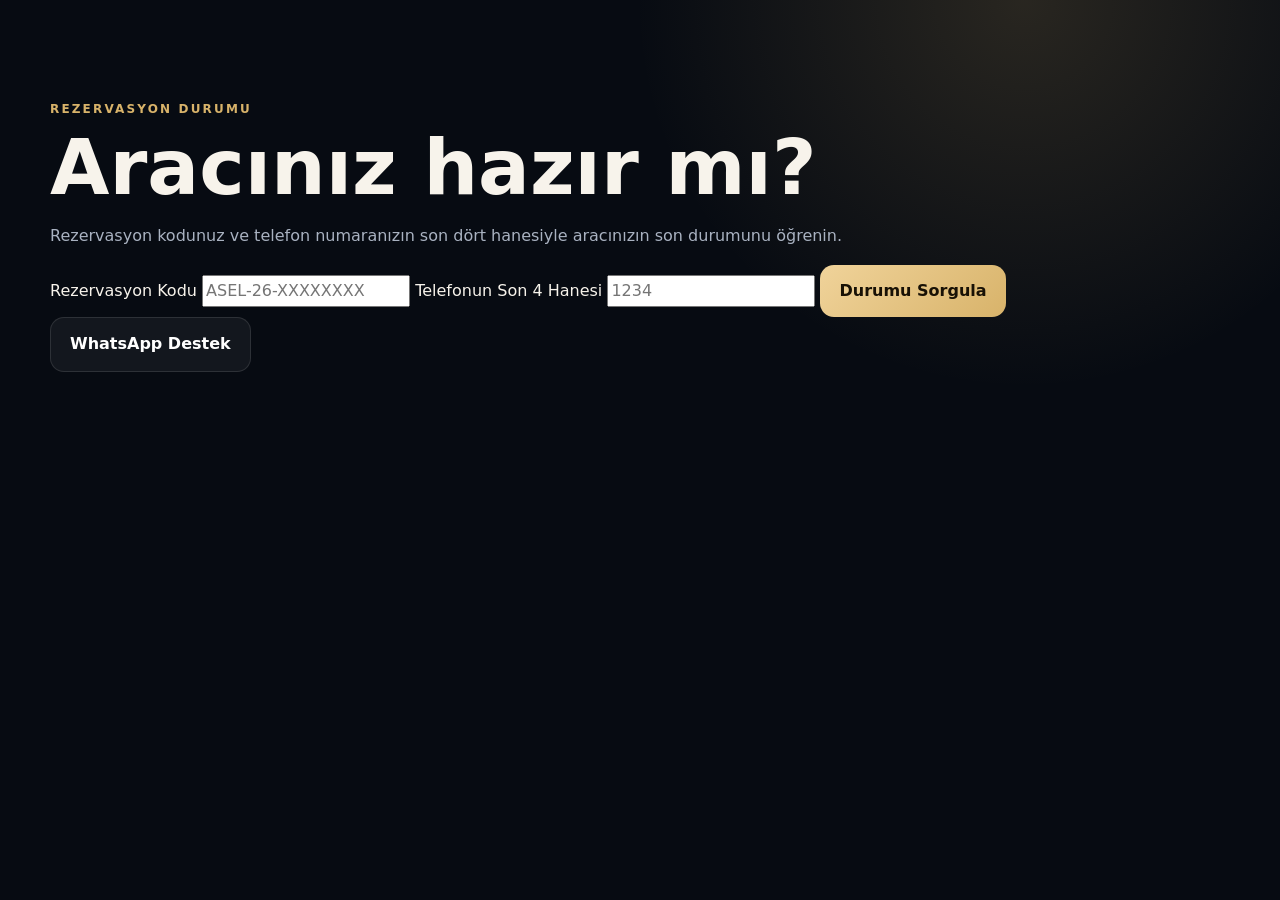
<file: takip.html>
<!doctype html><html lang="tr"><head><meta charset="utf-8"><meta name="viewport" content="width=device-width,initial-scale=1"><title>Rezervasyon Takibi | Asel VIP Tur</title><meta name="description" content="Asel VIP Tur rezervasyon kodunuz ve telefon doğrulamanız ile transfer durumunu görüntüleyin."><link rel="stylesheet" href="assets/css/app.css"><link rel="icon" href="assets/images/favicon.png"></head><body><main>
  <section class="page-hero compact-page-hero">
    <div class="container tracking-page-container">
      <div class="eyebrow">Rezervasyon durumu</div>

      <h1>Aracınız hazır mı?</h1>

      <p class="muted page-intro">
        Rezervasyon kodunuz ve telefon numaranızın son
        dört hanesiyle aracınızın son durumunu öğrenin.
      </p>

      <form id="simpleTrackingForm" class="simple-tracking-form">
        <label>
          Rezervasyon Kodu
          <input
            id="simpleTrackingCode"
            name="booking_code"
            type="text"
            placeholder="ASEL-26-XXXXXXXX"
            maxlength="40"
            autocomplete="off"
            required
          >
        </label>

        <label>
          Telefonun Son 4 Hanesi
          <input
            id="simpleTrackingPhone"
            name="phone_last_four"
            type="tel"
            inputmode="numeric"
            pattern="[0-9]{4}"
            maxlength="4"
            placeholder="1234"
            required
          >
        </label>

        <button
          id="simpleTrackingButton"
          class="btn btn-primary"
          type="submit"
        >
          Durumu Sorgula
        </button>
      </form>

      <div
        id="simpleTrackingMessage"
        class="simple-tracking-message"
        hidden
      ></div>

      <section
        id="simpleTrackingResult"
        class="simple-tracking-result"
        hidden
        aria-live="polite"
      >
        <div
          id="simpleTrackingStatusIcon"
          class="simple-status-icon"
        >
          ●
        </div>

        <div>
          <span class="simple-status-label">
            Araç Durumu
          </span>

          <h2 id="simpleTrackingStatusTitle">
            Hazırlanıyor
          </h2>

          <p id="simpleTrackingStatusText">
            Rezervasyonunuz operasyon ekibimiz
            tarafından hazırlanmaktadır.
          </p>
        </div>
      </section>

      <a
        class="btn btn-secondary simple-support-button"
        href="https://wa.me/905352050573"
        rel="noopener noreferrer"
      >
        WhatsApp Destek
      </a>
    </div>
  </section>
</main><script src="assets/js/config.js"></script><script src="assets/js/platform.js"></script>
<!-- ASEL_SIMPLE_TRACKING_START -->
<script>
(() => {
  "use strict";

  const form = document.querySelector(
    "#simpleTrackingForm"
  );

  if (!form) return;

  const codeInput = document.querySelector(
    "#simpleTrackingCode"
  );

  const phoneInput = document.querySelector(
    "#simpleTrackingPhone"
  );

  const button = document.querySelector(
    "#simpleTrackingButton"
  );

  const result = document.querySelector(
    "#simpleTrackingResult"
  );

  const message = document.querySelector(
    "#simpleTrackingMessage"
  );

  const title = document.querySelector(
    "#simpleTrackingStatusTitle"
  );

  const description = document.querySelector(
    "#simpleTrackingStatusText"
  );

  const icon = document.querySelector(
    "#simpleTrackingStatusIcon"
  );

  const API_BASE =
    window.ASEL_CONFIG?.apiBase ||
    "https://aselviptur-api.aselviptur.workers.dev";

  const hideMessage = () => {
    message.hidden = true;
    message.textContent = "";
    message.className = "simple-tracking-message";
  };

  const showMessage = (text, type = "error") => {
    message.hidden = false;
    message.textContent = text;
    message.className =
      `simple-tracking-message ${type}`;
  };

  const resolveStatus = booking => {
    const status = String(
      booking.status || ""
    ).toLowerCase();

    const hasAssignment =
      Boolean(booking.assigned_driver_id) ||
      Boolean(booking.assigned_vehicle_id) ||
      Boolean(booking.driver_name) ||
      Boolean(booking.vehicle_label);

    if (status === "cancelled") {
      return {
        state: "cancelled",
        title: "Rezervasyon İptal Edildi",
        text:
          "Bu rezervasyon iptal edilmiştir. Yardım için WhatsApp üzerinden bize ulaşabilirsiniz."
      };
    }

    if (status === "completed") {
      return {
        state: "completed",
        title: "Transfer Tamamlandı",
        text:
          "Transferiniz tamamlanmıştır. Asel VIP Tur'u tercih ettiğiniz için teşekkür ederiz."
      };
    }

    if (
      status === "driver_assigned" ||
      hasAssignment
    ) {
      return {
        state: "ready",
        title: "Araç Hazır",
        text:
          "Şoförünüz ve aracınız atanmıştır. Belirtilen saatte sizi karşılayacaktır."
      };
    }

    return {
      state: "preparing",
      title: "Hazırlanıyor",
      text:
        "Rezervasyonunuz alınmıştır. Operasyon ekibimiz aracınızı ve şoförünüzü planlamaktadır."
    };
  };

  form.addEventListener("submit", async event => {
    event.preventDefault();

    hideMessage();
    result.hidden = true;

    const bookingCode =
      codeInput.value.trim().toUpperCase();

    const phoneLastFour =
      phoneInput.value.replace(/\D/g, "");

    if (!bookingCode) {
      showMessage(
        "Rezervasyon kodunu girin."
      );
      return;
    }

    if (!/^\d{4}$/.test(phoneLastFour)) {
      showMessage(
        "Telefon numaranızın son dört hanesini girin."
      );
      return;
    }

    button.disabled = true;
    button.textContent = "Sorgulanıyor...";

    try {
      const url =
        `${API_BASE}/api/bookings/` +
        `${encodeURIComponent(bookingCode)}` +
        `?phone_last_four=${encodeURIComponent(phoneLastFour)}`;

      const response = await fetch(url, {
        headers: {
          Accept: "application/json"
        }
      });

      const responseText = await response.text();

      let data = {};

      try {
        data = responseText
          ? JSON.parse(responseText)
          : {};
      } catch {
        throw new Error(
          "Takip servisi geçersiz yanıt verdi."
        );
      }

      if (!response.ok || data.success === false) {
        throw new Error(
          data.error ||
          "Rezervasyon bulunamadı."
        );
      }

      const booking =
        data.booking ||
        data.reservation ||
        data;

      const current = resolveStatus(booking);

      result.dataset.state = current.state;
      title.textContent = current.title;
      description.textContent = current.text;
      icon.textContent =
        current.state === "ready" ? "✓" :
        current.state === "completed" ? "✓" :
        current.state === "cancelled" ? "×" :
        "●";

      result.hidden = false;
      result.scrollIntoView({
        behavior: "smooth",
        block: "center"
      });
    } catch (error) {
      showMessage(
        error.message ||
        "Rezervasyon sorgulanamadı."
      );
    } finally {
      button.disabled = false;
      button.textContent = "Durumu Sorgula";
    }
  });
})();
</script>
<!-- ASEL_SIMPLE_TRACKING_END -->

</body></html>
</file>
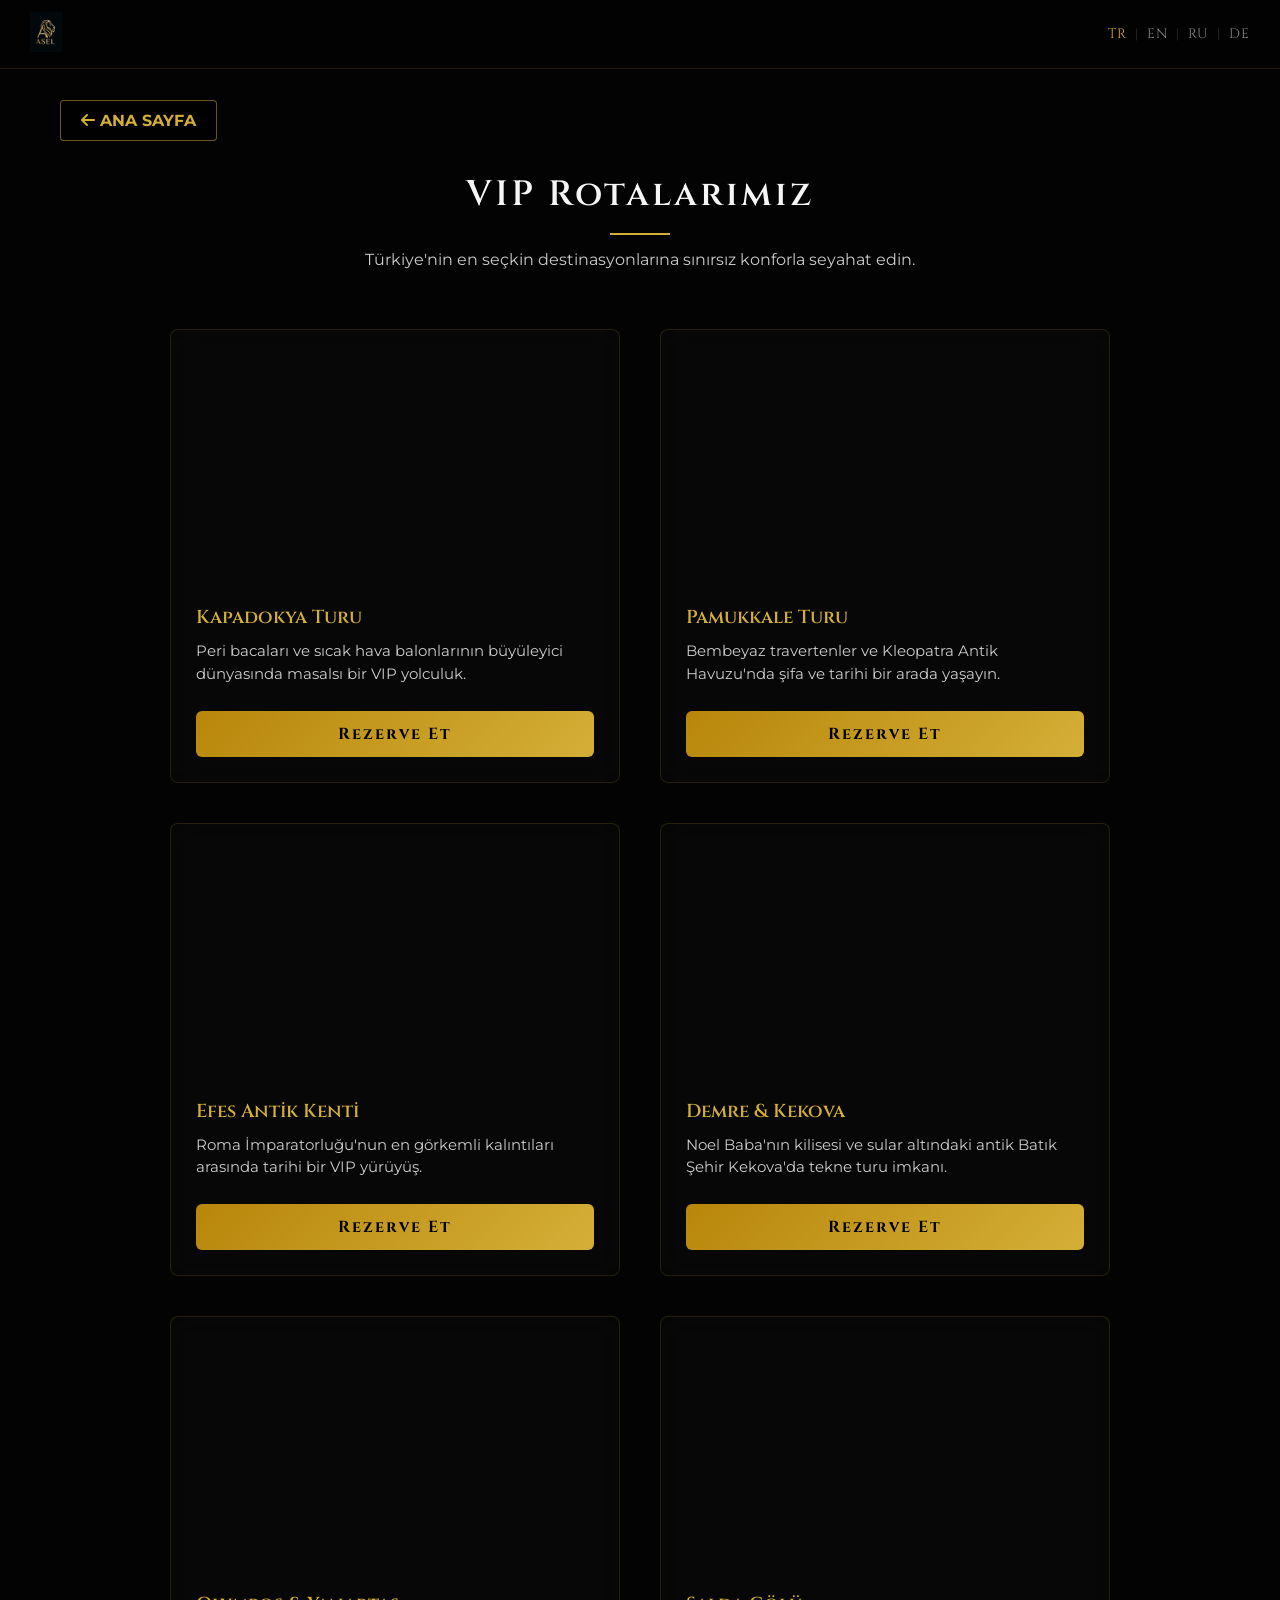
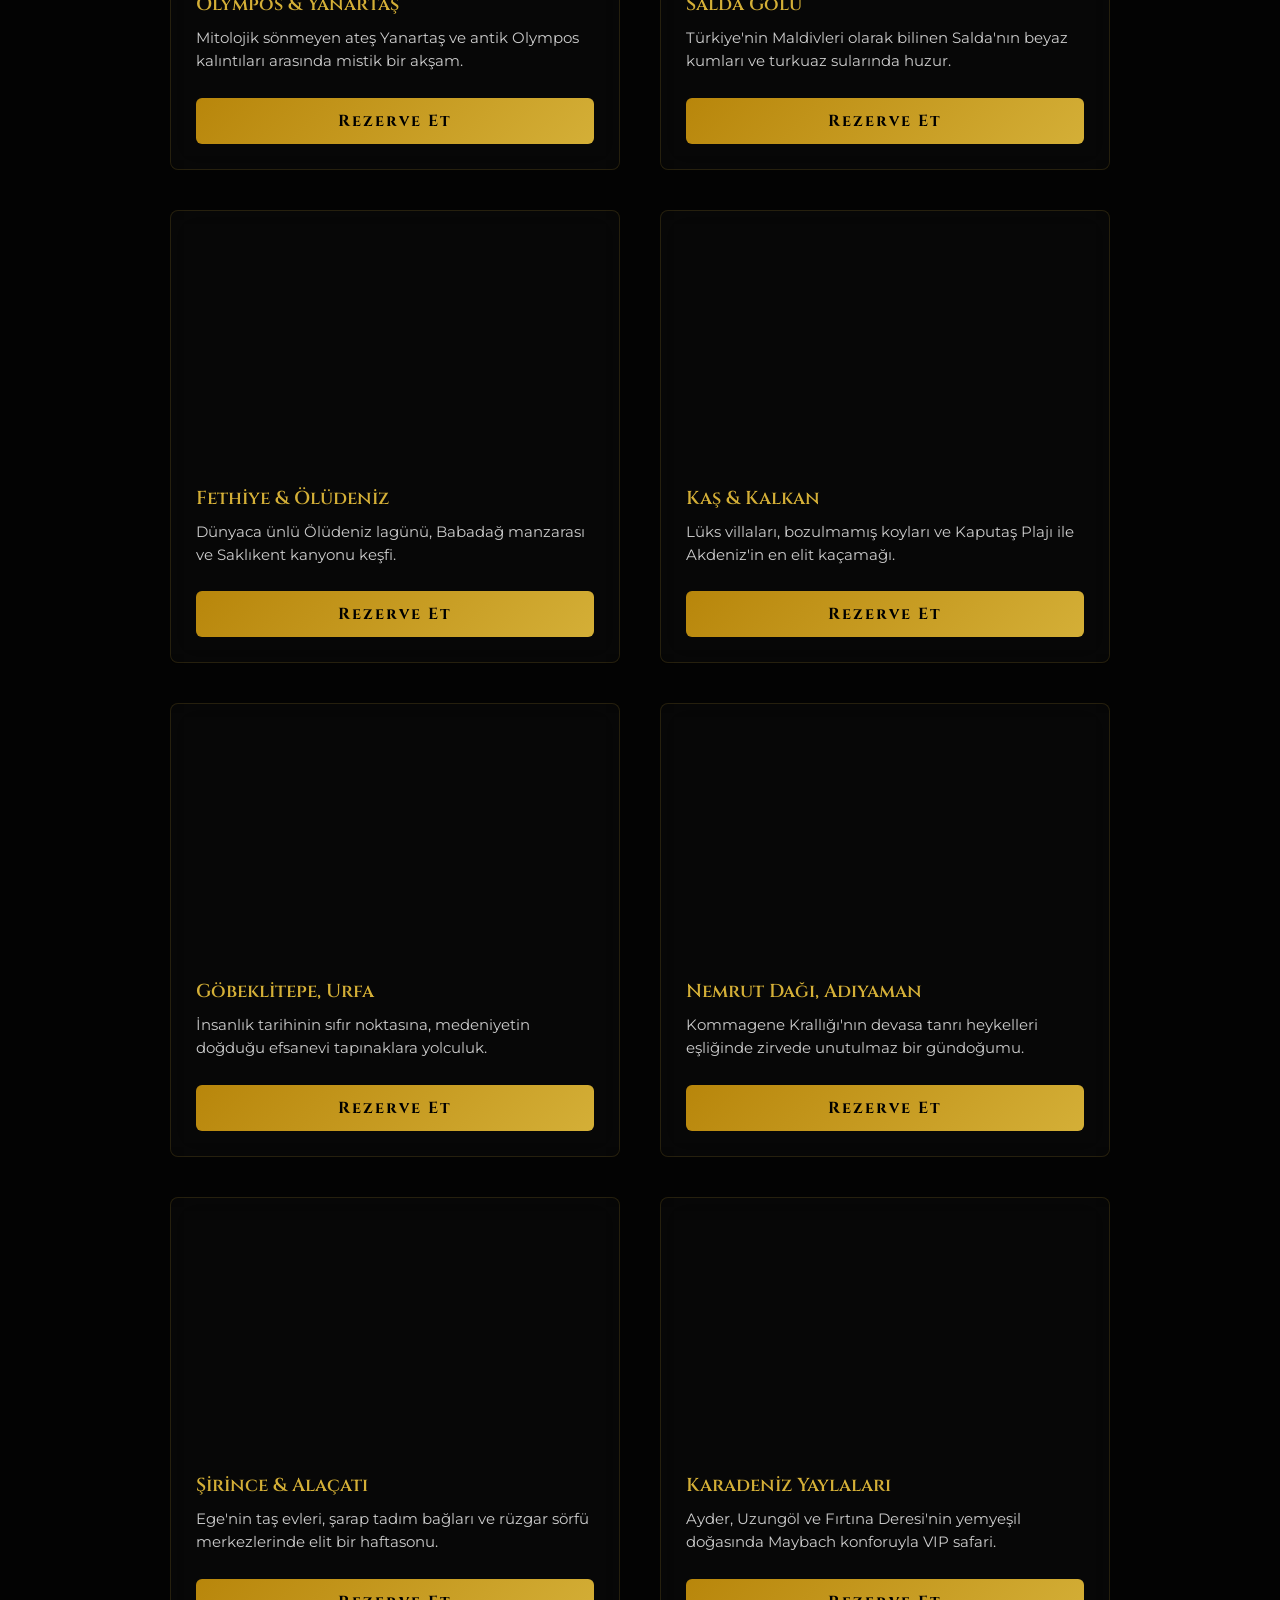
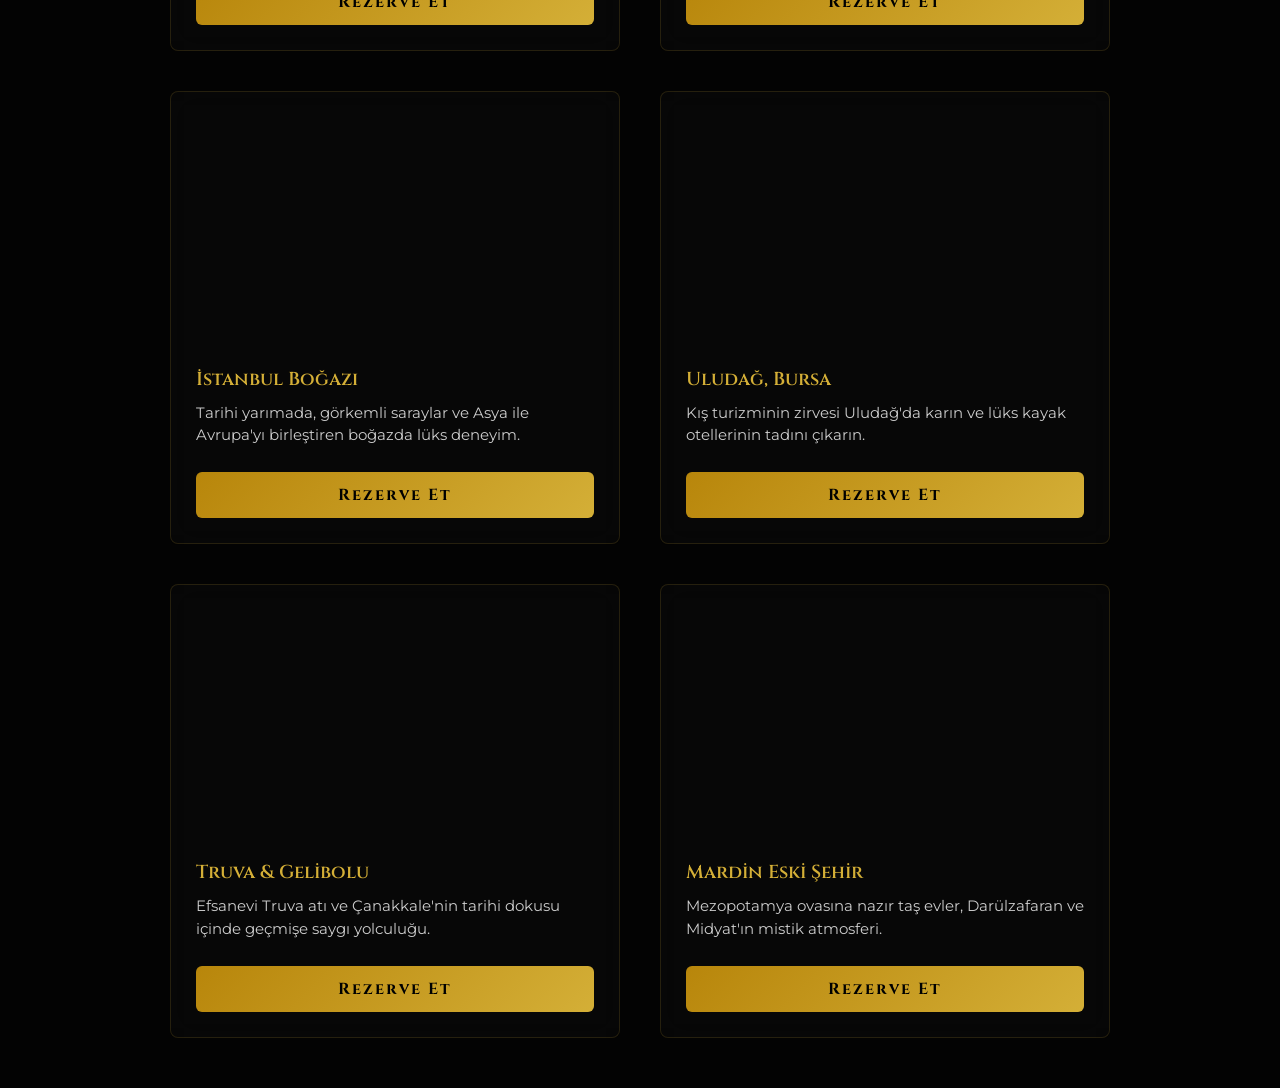
<file: turlar.html>
<!DOCTYPE html>
<html lang="tr">
<head>
    <meta charset="UTF-8">
    <meta name="viewport" content="width=device-width, initial-scale=1.0">
    <title>VIP Rotalar | Asel VIP</title>
    <link rel="stylesheet" href="vip-style.css?v=10.0">
    <link rel="stylesheet" href="https://cdnjs.cloudflare.com/ajax/libs/font-awesome/6.4.0/css/all.min.css">
    <link rel="icon" type="image/png" href="favicon.png">
    <style>
        .page-container { padding-top: 100px; padding-bottom: 50px; max-width: 1200px; margin: 0 auto; }
        .back-btn { color: #D4AF37; text-decoration: none; font-weight: bold; border: 1px solid rgba(212,175,55,0.5); padding: 10px 20px; border-radius: 4px; transition: 0.3s; display: inline-block; background: rgba(0,0,0,0.5); margin-left: 20px; margin-bottom: 30px;}
        .back-btn:hover { background: #D4AF37; color: #000; transform: translateX(-5px); }
        .route-img { height: 250px; background-size: cover; background-position: center; border-radius: 8px 8px 0 0; }
        /* Rota Kartları İçin Özel Ayar */
        .tour-card { text-align: left; width: 100%; max-width: 450px; display: flex; flex-direction: column; }
        .tour-content { padding: 25px; flex-grow: 1; display: flex; flex-direction: column; }
        .tour-desc { color: #ccc; margin-bottom: 25px; flex-grow: 1; font-size: 0.95rem; line-height: 1.5; }
    </style>
</head>
<body>

    <header class="vip-header glass-element">
        <div class="nav-container">
            <a href="index.html" class="nav-logo"><img src="logo.png" alt="Asel VIP"></a>
            <div class="nav-right">
                <div class="lang-menu">
                    <span class="lang-btn active" onclick="setLanguage('tr', this)">TR</span><span class="lang-separator">|</span>
                    <span class="lang-btn" onclick="setLanguage('en', this)">EN</span><span class="lang-separator">|</span>
                    <span class="lang-btn" onclick="setLanguage('ru', this)">RU</span><span class="lang-separator">|</span>
                    <span class="lang-btn" onclick="setLanguage('de', this)">DE</span>
                </div>
            </div>
        </div>
    </header>

    <div class="page-container">
        <a href="index.html" class="back-btn" data-i18n="back-home"><i class="fa-solid fa-arrow-left"></i> ANA SAYFA</a>
        
        <div class="section-heading">
            <h2 data-i18n="tours-title">VIP Rotalarımız</h2>
            <div class="gold-line"></div>
            <p style="color: #ccc; margin-top: 15px;" data-i18n="tours-sub">Türkiye'nin en seçkin destinasyonlarına sınırsız konforla seyahat edin.</p>
        </div>

        <div class="grid-2-center" style="padding: 0 20px;">
            
            <div class="glass-card tour-card">
                <div class="route-img" style="background-image: url('https://images.unsplash.com/photo-1547127796-06bb04e4b315?q=80&w=800');"></div>
                <div class="tour-content">
                    <h3 style="color: #D4AF37; margin-bottom: 10px;" data-i18n="t1-title">Kapadokya Turu</h3>
                    <p class="tour-desc" data-i18n="t1-desc">Peri bacaları ve sıcak hava balonlarının büyüleyici dünyasında masalsı bir VIP yolculuk.</p>
                    <a href="https://wa.me/905352050573" class="btn-solid" style="width: 100%; text-align: center; padding: 12px; border-radius: 6px;" data-i18n="book-btn">Rezerve Et</a>
                </div>
            </div>

            <div class="glass-card tour-card">
                <div class="route-img" style="background-image: url('https://images.unsplash.com/photo-1524231757912-21f4fe3a7200?q=80&w=800');"></div>
                <div class="tour-content">
                    <h3 style="color: #D4AF37; margin-bottom: 10px;" data-i18n="t2-title">Pamukkale Turu</h3>
                    <p class="tour-desc" data-i18n="t2-desc">Bembeyaz travertenler ve Kleopatra Antik Havuzu'nda şifa ve tarihi bir arada yaşayın.</p>
                    <a href="https://wa.me/905352050573" class="btn-solid" style="width: 100%; text-align: center; padding: 12px; border-radius: 6px;" data-i18n="book-btn">Rezerve Et</a>
                </div>
            </div>

            <div class="glass-card tour-card">
                <div class="route-img" style="background-image: url('https://images.unsplash.com/photo-1588661642878-eb2d69f0bd66?q=80&w=800');"></div>
                <div class="tour-content">
                    <h3 style="color: #D4AF37; margin-bottom: 10px;" data-i18n="t3-title">Efes Antik Kenti</h3>
                    <p class="tour-desc" data-i18n="t3-desc">Roma İmparatorluğu'nun en görkemli kalıntıları arasında tarihi bir VIP yürüyüş.</p>
                    <a href="https://wa.me/905352050573" class="btn-solid" style="width: 100%; text-align: center; padding: 12px; border-radius: 6px;" data-i18n="book-btn">Rezerve Et</a>
                </div>
            </div>

            <div class="glass-card tour-card">
                <div class="route-img" style="background-image: url('https://images.unsplash.com/photo-1596414343160-c3d6d031c2bb?q=80&w=800');"></div>
                <div class="tour-content">
                    <h3 style="color: #D4AF37; margin-bottom: 10px;" data-i18n="t4-title">Demre & Kekova</h3>
                    <p class="tour-desc" data-i18n="t4-desc">Noel Baba'nın kilisesi ve sular altındaki antik Batık Şehir Kekova'da tekne turu imkanı.</p>
                    <a href="https://wa.me/905352050573" class="btn-solid" style="width: 100%; text-align: center; padding: 12px; border-radius: 6px;" data-i18n="book-btn">Rezerve Et</a>
                </div>
            </div>

            <div class="glass-card tour-card">
                <div class="route-img" style="background-image: url('https://images.unsplash.com/photo-1601614911762-b91c121e7d5d?q=80&w=800');"></div>
                <div class="tour-content">
                    <h3 style="color: #D4AF37; margin-bottom: 10px;" data-i18n="t5-title">Olympos & Yanartaş</h3>
                    <p class="tour-desc" data-i18n="t5-desc">Mitolojik sönmeyen ateş Yanartaş ve antik Olympos kalıntıları arasında mistik bir akşam.</p>
                    <a href="https://wa.me/905352050573" class="btn-solid" style="width: 100%; text-align: center; padding: 12px; border-radius: 6px;" data-i18n="book-btn">Rezerve Et</a>
                </div>
            </div>

            <div class="glass-card tour-card">
                <div class="route-img" style="background-image: url('https://images.unsplash.com/photo-1610663738096-76cd7ff9e49c?q=80&w=800');"></div>
                <div class="tour-content">
                    <h3 style="color: #D4AF37; margin-bottom: 10px;" data-i18n="t6-title">Salda Gölü</h3>
                    <p class="tour-desc" data-i18n="t6-desc">Türkiye'nin Maldivleri olarak bilinen Salda'nın beyaz kumları ve turkuaz sularında huzur.</p>
                    <a href="https://wa.me/905352050573" class="btn-solid" style="width: 100%; text-align: center; padding: 12px; border-radius: 6px;" data-i18n="book-btn">Rezerve Et</a>
                </div>
            </div>

            <div class="glass-card tour-card">
                <div class="route-img" style="background-image: url('https://images.unsplash.com/photo-1589139599557-55df9b8bbcc1?q=80&w=800');"></div>
                <div class="tour-content">
                    <h3 style="color: #D4AF37; margin-bottom: 10px;" data-i18n="t7-title">Fethiye & Ölüdeniz</h3>
                    <p class="tour-desc" data-i18n="t7-desc">Dünyaca ünlü Ölüdeniz lagünü, Babadağ manzarası ve Saklıkent kanyonu keşfi.</p>
                    <a href="https://wa.me/905352050573" class="btn-solid" style="width: 100%; text-align: center; padding: 12px; border-radius: 6px;" data-i18n="book-btn">Rezerve Et</a>
                </div>
            </div>

            <div class="glass-card tour-card">
                <div class="route-img" style="background-image: url('https://images.unsplash.com/photo-1628172935293-176317b6a157?q=80&w=800');"></div>
                <div class="tour-content">
                    <h3 style="color: #D4AF37; margin-bottom: 10px;" data-i18n="t8-title">Kaş & Kalkan</h3>
                    <p class="tour-desc" data-i18n="t8-desc">Lüks villaları, bozulmamış koyları ve Kaputaş Plajı ile Akdeniz'in en elit kaçamağı.</p>
                    <a href="https://wa.me/905352050573" class="btn-solid" style="width: 100%; text-align: center; padding: 12px; border-radius: 6px;" data-i18n="book-btn">Rezerve Et</a>
                </div>
            </div>

            <div class="glass-card tour-card">
                <div class="route-img" style="background-image: url('https://images.unsplash.com/photo-1622396481328-9b1b78c7f078?q=80&w=800');"></div>
                <div class="tour-content">
                    <h3 style="color: #D4AF37; margin-bottom: 10px;" data-i18n="t9-title">Göbeklitepe, Urfa</h3>
                    <p class="tour-desc" data-i18n="t9-desc">İnsanlık tarihinin sıfır noktasına, medeniyetin doğduğu efsanevi tapınaklara yolculuk.</p>
                    <a href="https://wa.me/905352050573" class="btn-solid" style="width: 100%; text-align: center; padding: 12px; border-radius: 6px;" data-i18n="book-btn">Rezerve Et</a>
                </div>
            </div>

            <div class="glass-card tour-card">
                <div class="route-img" style="background-image: url('https://images.unsplash.com/photo-1662998634704-511ce424874e?q=80&w=800');"></div>
                <div class="tour-content">
                    <h3 style="color: #D4AF37; margin-bottom: 10px;" data-i18n="t10-title">Nemrut Dağı, Adıyaman</h3>
                    <p class="tour-desc" data-i18n="t10-desc">Kommagene Krallığı'nın devasa tanrı heykelleri eşliğinde zirvede unutulmaz bir gündoğumu.</p>
                    <a href="https://wa.me/905352050573" class="btn-solid" style="width: 100%; text-align: center; padding: 12px; border-radius: 6px;" data-i18n="book-btn">Rezerve Et</a>
                </div>
            </div>

            <div class="glass-card tour-card">
                <div class="route-img" style="background-image: url('https://images.unsplash.com/photo-1616258055610-c44bb0c4a45a?q=80&w=800');"></div>
                <div class="tour-content">
                    <h3 style="color: #D4AF37; margin-bottom: 10px;" data-i18n="t11-title">Şirince & Alaçatı</h3>
                    <p class="tour-desc" data-i18n="t11-desc">Ege'nin taş evleri, şarap tadım bağları ve rüzgar sörfü merkezlerinde elit bir haftasonu.</p>
                    <a href="https://wa.me/905352050573" class="btn-solid" style="width: 100%; text-align: center; padding: 12px; border-radius: 6px;" data-i18n="book-btn">Rezerve Et</a>
                </div>
            </div>

            <div class="glass-card tour-card">
                <div class="route-img" style="background-image: url('https://images.unsplash.com/photo-1558231580-c11dd82bfb37?q=80&w=800');"></div>
                <div class="tour-content">
                    <h3 style="color: #D4AF37; margin-bottom: 10px;" data-i18n="t12-title">Karadeniz Yaylaları</h3>
                    <p class="tour-desc" data-i18n="t12-desc">Ayder, Uzungöl ve Fırtına Deresi'nin yemyeşil doğasında Maybach konforuyla VIP safari.</p>
                    <a href="https://wa.me/905352050573" class="btn-solid" style="width: 100%; text-align: center; padding: 12px; border-radius: 6px;" data-i18n="book-btn">Rezerve Et</a>
                </div>
            </div>

            <div class="glass-card tour-card">
                <div class="route-img" style="background-image: url('https://images.unsplash.com/photo-1524230572899-a752b6271960?q=80&w=800');"></div>
                <div class="tour-content">
                    <h3 style="color: #D4AF37; margin-bottom: 10px;" data-i18n="t13-title">İstanbul Boğazı</h3>
                    <p class="tour-desc" data-i18n="t13-desc">Tarihi yarımada, görkemli saraylar ve Asya ile Avrupa'yı birleştiren boğazda lüks deneyim.</p>
                    <a href="https://wa.me/905352050573" class="btn-solid" style="width: 100%; text-align: center; padding: 12px; border-radius: 6px;" data-i18n="book-btn">Rezerve Et</a>
                </div>
            </div>

            <div class="glass-card tour-card">
                <div class="route-img" style="background-image: url('https://images.unsplash.com/photo-1418985991508-e47386d96a71?q=80&w=800');"></div>
                <div class="tour-content">
                    <h3 style="color: #D4AF37; margin-bottom: 10px;" data-i18n="t14-title">Uludağ, Bursa</h3>
                    <p class="tour-desc" data-i18n="t14-desc">Kış turizminin zirvesi Uludağ'da karın ve lüks kayak otellerinin tadını çıkarın.</p>
                    <a href="https://wa.me/905352050573" class="btn-solid" style="width: 100%; text-align: center; padding: 12px; border-radius: 6px;" data-i18n="book-btn">Rezerve Et</a>
                </div>
            </div>

            <div class="glass-card tour-card">
                <div class="route-img" style="background-image: url('https://images.unsplash.com/photo-1574895698754-0cd3b7eb3bb5?q=80&w=800');"></div>
                <div class="tour-content">
                    <h3 style="color: #D4AF37; margin-bottom: 10px;" data-i18n="t15-title">Truva & Gelibolu</h3>
                    <p class="tour-desc" data-i18n="t15-desc">Efsanevi Truva atı ve Çanakkale'nin tarihi dokusu içinde geçmişe saygı yolculuğu.</p>
                    <a href="https://wa.me/905352050573" class="btn-solid" style="width: 100%; text-align: center; padding: 12px; border-radius: 6px;" data-i18n="book-btn">Rezerve Et</a>
                </div>
            </div>

            <div class="glass-card tour-card">
                <div class="route-img" style="background-image: url('https://images.unsplash.com/photo-1602787889377-507c5cb92d24?q=80&w=800');"></div>
                <div class="tour-content">
                    <h3 style="color: #D4AF37; margin-bottom: 10px;" data-i18n="t16-title">Mardin Eski Şehir</h3>
                    <p class="tour-desc" data-i18n="t16-desc">Mezopotamya ovasına nazır taş evler, Darülzafaran ve Midyat'ın mistik atmosferi.</p>
                    <a href="https://wa.me/905352050573" class="btn-solid" style="width: 100%; text-align: center; padding: 12px; border-radius: 6px;" data-i18n="book-btn">Rezerve Et</a>
                </div>
            </div>

        </div>
    </div>

    <script src="script.js"></script>
</body>
</html>
</file>
<file: assets/css/app.css>
/* Asel VIP Tur v4 */
:root{--bg:#070b12;--surface:#0e1521;--surface2:#141e2d;--gold:#d8b36a;--gold2:#f0d39a;--text:#f7f3eb;--muted:#a9b2c1;--line:rgba(255,255,255,.11);--ok:#46d39a;--danger:#ff6b76;--shadow:0 24px 70px rgba(0,0,0,.35);--radius:22px}
*{box-sizing:border-box}html{scroll-behavior:smooth}body{margin:0;background:var(--bg);color:var(--text);font:16px/1.65 Inter,system-ui,-apple-system,Segoe UI,sans-serif}a{color:inherit;text-decoration:none}img,video{max-width:100%;display:block}button,input,select,textarea{font:inherit}.container{width:min(1180px,calc(100% - 32px));margin:auto}.eyebrow{color:var(--gold);text-transform:uppercase;letter-spacing:.18em;font-size:.75rem;font-weight:800}.muted{color:var(--muted)}
.site-header{position:sticky;top:0;z-index:50;background:rgba(7,11,18,.82);backdrop-filter:blur(18px);border-bottom:1px solid var(--line)}.nav{height:76px;display:flex;align-items:center;gap:28px}.brand{display:flex;align-items:center;gap:12px;font-weight:900}.brand img{width:46px;height:46px;object-fit:contain}.brand small{display:block;color:var(--gold);font-size:.67rem;letter-spacing:.13em}.nav-links{display:flex;gap:22px;margin-left:auto;align-items:center}.nav-links a{color:#d8dde7;font-weight:650;font-size:.92rem}.nav-links a:hover,.nav-links a.active{color:var(--gold2)}.nav-actions{display:flex;gap:10px}.lang-select{background:var(--surface);color:white;border:1px solid var(--line);border-radius:12px;padding:10px}.menu-btn{display:none;background:none;color:white;border:1px solid var(--line);border-radius:12px;padding:10px 13px}
.btn{display:inline-flex;align-items:center;justify-content:center;gap:9px;border:0;border-radius:14px;padding:13px 19px;font-weight:850;cursor:pointer;transition:.25s}.btn-primary{background:linear-gradient(135deg,var(--gold2),var(--gold));color:#181105}.btn-primary:hover{transform:translateY(-2px);box-shadow:0 12px 30px rgba(216,179,106,.25)}.btn-secondary{border:1px solid var(--line);background:rgba(255,255,255,.05);color:white}.btn-whatsapp{background:#20c86a;color:#04160b}.btn-block{width:100%}
.hero{min-height:760px;position:relative;display:grid;align-items:center;overflow:hidden}.hero video,.hero-media{position:absolute;inset:0;width:100%;height:100%;object-fit:cover}.hero:after{content:"";position:absolute;inset:0;background:linear-gradient(90deg,rgba(4,7,12,.96) 0%,rgba(4,7,12,.72) 50%,rgba(4,7,12,.28)),linear-gradient(0deg,var(--bg),transparent 28%)}.hero-content{position:relative;z-index:2;padding:100px 0 130px;max-width:770px}.hero h1{font-size:clamp(3rem,7vw,6.6rem);line-height:.96;margin:14px 0 24px;letter-spacing:-.055em}.hero h1 span{color:var(--gold2)}.hero p{max-width:640px;font-size:1.13rem;color:#d4dae4}.hero-actions{display:flex;flex-wrap:wrap;gap:12px;margin-top:30px}.trust-row{display:flex;flex-wrap:wrap;gap:22px;margin-top:38px;color:#dfe5ef;font-size:.9rem}.trust-row span:before{content:'✓';color:var(--gold);margin-right:8px}
.quick-book{position:relative;z-index:5;margin-top:-92px}.booking-shell{background:rgba(14,21,33,.96);border:1px solid var(--line);border-radius:26px;box-shadow:var(--shadow);padding:24px}.quick-grid{display:grid;grid-template-columns:repeat(5,1fr) auto;gap:12px;align-items:end}.field label{display:block;color:var(--muted);font-size:.78rem;font-weight:800;margin:0 0 7px}.field input,.field select,.field textarea{width:100%;background:#09101a;color:white;border:1px solid var(--line);border-radius:13px;padding:13px 14px;outline:none}.field input:focus,.field select:focus,.field textarea:focus{border-color:var(--gold)}
section{padding:90px 0}.section-head{display:flex;justify-content:space-between;gap:24px;align-items:end;margin-bottom:34px}.section-head h2{font-size:clamp(2.1rem,4.5vw,4rem);line-height:1.04;margin:8px 0}.section-head p{max-width:560px;color:var(--muted)}.grid-3{display:grid;grid-template-columns:repeat(3,1fr);gap:20px}.grid-4{display:grid;grid-template-columns:repeat(4,1fr);gap:18px}.card{background:linear-gradient(150deg,var(--surface2),var(--surface));border:1px solid var(--line);border-radius:var(--radius);overflow:hidden;box-shadow:0 12px 40px rgba(0,0,0,.18)}.card-body{padding:22px}.service-card{padding:25px}.service-card .icon{width:52px;height:52px;border-radius:15px;display:grid;place-items:center;background:rgba(216,179,106,.13);color:var(--gold2);font-size:1.4rem}.service-card h3{margin:18px 0 8px}.fleet-card img{width:100%;height:245px;object-fit:cover}.fleet-specs{display:flex;flex-wrap:wrap;gap:8px;margin:14px 0}.chip{padding:6px 10px;background:rgba(255,255,255,.06);border:1px solid var(--line);border-radius:999px;color:#dce3ee;font-size:.78rem}.price{font-size:1.45rem;color:var(--gold2);font-weight:900}.route-card{position:relative;min-height:240px;padding:25px;display:flex;flex-direction:column;justify-content:end;background:linear-gradient(180deg,transparent,rgba(0,0,0,.92)),url('../images/vito-116.jpg') center/cover}.route-card:nth-child(2){background-image:linear-gradient(180deg,transparent,rgba(0,0,0,.92)),url('../images/vito-114.jpg')}.route-card:nth-child(3){background-image:linear-gradient(180deg,transparent,rgba(0,0,0,.92)),url('../images/logo.png')}.route-card strong{font-size:1.4rem}.route-card span{color:var(--gold2)}
.stats{padding:36px 0;background:var(--gold);color:#15100a}.stats-grid{display:grid;grid-template-columns:repeat(4,1fr);text-align:center}.stat strong{display:block;font-size:2.5rem}.stat span{font-weight:700}.split{display:grid;grid-template-columns:1.05fr .95fr;gap:46px;align-items:center}.media-frame{border:1px solid var(--line);border-radius:28px;overflow:hidden;box-shadow:var(--shadow)}.check-list{display:grid;gap:13px;margin:25px 0}.check-list div{padding:15px 17px;border:1px solid var(--line);border-radius:14px;background:var(--surface)}.check-list div:before{content:'✓';color:var(--gold);font-weight:900;margin-right:10px}
.testimonials{display:grid;grid-template-columns:repeat(3,1fr);gap:18px}.quote{padding:24px}.stars{color:var(--gold);letter-spacing:.12em}.quote footer{margin-top:18px;color:var(--muted)}.cta{background:linear-gradient(120deg,#1d2635,#0c111a);border:1px solid var(--line);border-radius:30px;padding:50px;display:flex;align-items:center;justify-content:space-between;gap:28px}.cta h2{font-size:clamp(2rem,5vw,4rem);margin:0}.footer{padding:55px 0 25px;border-top:1px solid var(--line);background:#05080d}.footer-grid{display:grid;grid-template-columns:1.5fr repeat(3,1fr);gap:30px}.footer h4{color:var(--gold2)}.footer a{display:block;color:var(--muted);margin:8px 0}.copyright{border-top:1px solid var(--line);margin-top:30px;padding-top:20px;color:var(--muted);font-size:.84rem}
.page-hero{padding:100px 0 60px;background:radial-gradient(circle at 80% 0,rgba(216,179,106,.16),transparent 35%)}.page-hero h1{font-size:clamp(2.7rem,6vw,5.2rem);line-height:1;margin:10px 0}.form-card{padding:28px}.form-grid{display:grid;grid-template-columns:repeat(2,1fr);gap:16px}.span-2{grid-column:1/-1}.price-panel{position:sticky;top:100px;padding:28px}.price-total{font-size:3.2rem;font-weight:950;color:var(--gold2)}.notice{padding:14px 16px;border-radius:13px;background:rgba(216,179,106,.1);border:1px solid rgba(216,179,106,.25);color:#f2dfbc}.track-box{max-width:760px;margin:auto;padding:30px}.status-timeline{display:grid;gap:16px;margin-top:26px}.status-item{display:flex;gap:15px;padding:17px;border:1px solid var(--line);border-radius:15px}.status-dot{width:22px;height:22px;border-radius:50%;background:#263243;border:5px solid #101826}.status-item.done .status-dot{background:var(--ok)}.admin-layout{display:grid;grid-template-columns:230px 1fr;min-height:720px}.admin-sidebar{background:#080d15;border-right:1px solid var(--line);padding:22px}.admin-sidebar a{display:block;padding:12px;border-radius:10px;color:var(--muted)}.admin-sidebar a.active{background:var(--surface2);color:var(--gold2)}.admin-main{padding:28px}.admin-table{width:100%;border-collapse:collapse}.admin-table th,.admin-table td{padding:13px;border-bottom:1px solid var(--line);text-align:left}.badge{display:inline-block;padding:5px 9px;border-radius:999px;font-size:.75rem;font-weight:800}.badge.pending{background:#4a381a;color:#ffd889}.badge.confirmed{background:#143a2e;color:#79e7ba}
.floating-wa{position:fixed;right:20px;bottom:20px;z-index:40;width:58px;height:58px;border-radius:50%;display:grid;place-items:center;background:#20c86a;color:white;font-size:1.65rem;box-shadow:0 14px 34px rgba(0,0,0,.4)}
@media(max-width:980px){.nav-links{display:none;position:absolute;top:76px;left:16px;right:16px;background:var(--surface);padding:18px;border:1px solid var(--line);border-radius:16px;flex-direction:column;align-items:flex-start}.nav-links.open{display:flex}.menu-btn{display:block}.nav-actions .btn{display:none}.quick-grid{grid-template-columns:repeat(2,1fr)}.grid-4{grid-template-columns:repeat(2,1fr)}.grid-3,.testimonials{grid-template-columns:1fr 1fr}.split{grid-template-columns:1fr}.footer-grid{grid-template-columns:1fr 1fr}.admin-layout{grid-template-columns:1fr}.admin-sidebar{display:none}}
@media(max-width:650px){.hero{min-height:700px}.hero-content{padding-top:70px}.quick-book{margin-top:-55px}.quick-grid,.form-grid,.grid-3,.grid-4,.testimonials,.stats-grid,.footer-grid{grid-template-columns:1fr}.span-2{grid-column:auto}.section-head,.cta{align-items:flex-start;flex-direction:column}.cta{padding:28px}.stats-grid{gap:25px}.page-hero{padding-top:70px}.price-panel{position:static}.nav{gap:12px}.brand span{font-size:.83rem}.lang-select{max-width:72px}}

.platform-status{margin:1rem 0;padding:1rem;border-radius:12px;background:#eef3f8;color:#132238}.platform-status.success{background:#e8f7ef;color:#115b35}.platform-status.error{background:#fdecec;color:#8b1e1e}.status-pill{display:inline-block;padding:.35rem .7rem;border-radius:999px;background:#e9eef5;font-size:.85rem}.admin-table{width:100%;border-collapse:collapse}.admin-table th,.admin-table td{padding:.8rem;border-bottom:1px solid #dfe5ec;text-align:left;vertical-align:top}.table-scroll{overflow-x:auto}.job-grid{display:grid;gap:1rem}.job-card{padding:1.2rem;border:1px solid #dde5ee;border-radius:14px;background:#fff}.job-actions{display:flex;flex-wrap:wrap;gap:.6rem}.job-actions button{padding:.65rem .9rem;border:0;border-radius:10px;background:#17283f;color:#fff}.panel-shell{max-width:1180px;margin:0 auto;padding:7rem 1rem 3rem}.panel-shell h1{margin-bottom:.4rem}
</file>
<file: assets/css/asel-theme.css>
/* ==================================================
   ASEL VIP TUR — PREMIUM DESIGN SYSTEM
   ================================================== */

:root {
  color-scheme: dark;

  --asel-black-950: #050505;
  --asel-black-900: #090909;
  --asel-black-850: #0d0d0d;
  --asel-black-800: #121212;
  --asel-black-750: #171717;
  --asel-black-700: #1d1d1d;
  --asel-black-650: #242424;

  --asel-gold-300: #ffe783;
  --asel-gold-400: #ffd84d;
  --asel-gold-500: #f4c430;
  --asel-gold-600: #d9aa19;
  --asel-gold-700: #ad8410;

  --asel-text-primary: #f9f9f7;
  --asel-text-secondary: #c8c8c1;
  --asel-text-muted: #8d8d88;

  --asel-success: #2fc769;
  --asel-warning: #f0a52b;
  --asel-danger: #e94848;
  --asel-info: #4389e8;

  --asel-border-soft: rgba(244, 196, 48, 0.12);
  --asel-border: rgba(244, 196, 48, 0.24);
  --asel-border-strong: rgba(244, 196, 48, 0.45);

  --asel-glass: rgba(18, 18, 18, 0.78);
  --asel-glass-strong: rgba(11, 11, 11, 0.92);

  --asel-radius-xs: 8px;
  --asel-radius-sm: 11px;
  --asel-radius-md: 16px;
  --asel-radius-lg: 22px;
  --asel-radius-xl: 30px;

  --asel-shadow-sm:
    0 8px 22px rgba(0, 0, 0, 0.22);

  --asel-shadow-md:
    0 18px 48px rgba(0, 0, 0, 0.34);

  --asel-shadow-lg:
    0 28px 90px rgba(0, 0, 0, 0.52);

  --asel-gold-shadow:
    0 12px 36px rgba(244, 196, 48, 0.16);

  --asel-transition-fast: 140ms ease;
  --asel-transition: 220ms ease;
}

/* ==================================================
   RESET / BASE
   ================================================== */

*,
*::before,
*::after {
  box-sizing: border-box;
}

html {
  scroll-behavior: smooth;
  background: var(--asel-black-950);
}

body {
  margin: 0;
  min-height: 100vh;
  overflow-x: hidden;

  background:
    radial-gradient(
      circle at 90% -10%,
      rgba(244, 196, 48, 0.13),
      transparent 30%
    ),
    radial-gradient(
      circle at 5% 35%,
      rgba(244, 196, 48, 0.055),
      transparent 25%
    ),
    linear-gradient(
      180deg,
      var(--asel-black-900),
      var(--asel-black-950)
    );

  color: var(--asel-text-primary);
  font-family:
    Inter,
    ui-sans-serif,
    system-ui,
    -apple-system,
    BlinkMacSystemFont,
    "Segoe UI",
    sans-serif;

  line-height: 1.55;
  text-rendering: optimizeLegibility;
  -webkit-font-smoothing: antialiased;
}

body::before {
  content: "";
  position: fixed;
  inset: 0;
  z-index: -1;
  pointer-events: none;

  background-image:
    linear-gradient(
      rgba(255, 255, 255, 0.012) 1px,
      transparent 1px
    ),
    linear-gradient(
      90deg,
      rgba(255, 255, 255, 0.012) 1px,
      transparent 1px
    );

  background-size: 48px 48px;
  mask-image:
    linear-gradient(
      to bottom,
      rgba(0, 0, 0, 0.8),
      transparent 75%
    );
}

img,
video {
  max-width: 100%;
  height: auto;
}

a {
  color: var(--asel-gold-400);
  text-decoration-color: rgba(244, 196, 48, 0.4);
  text-underline-offset: 4px;
  transition:
    color var(--asel-transition-fast),
    opacity var(--asel-transition-fast);
}

a:hover {
  color: var(--asel-gold-300);
}

h1,
h2,
h3,
h4 {
  line-height: 1.15;
  letter-spacing: -0.025em;
}

h1,
h2,
h3,
p {
  text-wrap: pretty;
}

::selection {
  background: var(--asel-gold-500);
  color: var(--asel-black-950);
}

/* ==================================================
   SCROLLBAR
   ================================================== */

* {
  scrollbar-width: thin;
  scrollbar-color:
    var(--asel-gold-600)
    var(--asel-black-800);
}

*::-webkit-scrollbar {
  width: 10px;
  height: 10px;
}

*::-webkit-scrollbar-track {
  background: var(--asel-black-800);
}

*::-webkit-scrollbar-thumb {
  border: 2px solid var(--asel-black-800);
  border-radius: 999px;
  background: var(--asel-gold-600);
}

/* ==================================================
   BRAND / HEADER / NAV
   ================================================== */

header,
.site-header,
.main-header,
.navbar {
  border-bottom: 1px solid var(--asel-border-soft);
  background:
    linear-gradient(
      180deg,
      rgba(5, 5, 5, 0.94),
      rgba(10, 10, 10, 0.82)
    );
  backdrop-filter: blur(18px);
  -webkit-backdrop-filter: blur(18px);
}

.logo,
.brand,
.site-logo {
  filter:
    drop-shadow(
      0 7px 18px rgba(244, 196, 48, 0.16)
    );
}

nav a,
.nav-link {
  position: relative;
  color: var(--asel-text-secondary);
  font-weight: 650;
  text-decoration: none;
}

nav a::after,
.nav-link::after {
  content: "";
  position: absolute;
  right: 50%;
  bottom: -8px;
  left: 50%;
  height: 2px;

  border-radius: 999px;
  background: var(--asel-gold-500);

  transition:
    right var(--asel-transition),
    left var(--asel-transition);
}

nav a:hover,
.nav-link:hover,
nav a.active,
.nav-link.active {
  color: var(--asel-gold-400);
}

nav a:hover::after,
.nav-link:hover::after,
nav a.active::after,
.nav-link.active::after {
  right: 0;
  left: 0;
}

/* ==================================================
   HERO
   ================================================== */

.hero,
.hero-section,
.page-hero {
  position: relative;
  isolation: isolate;
  overflow: hidden;
}

.hero::before,
.hero-section::before,
.page-hero::before {
  content: "";
  position: absolute;
  inset: 0;
  z-index: -1;

  background:
    linear-gradient(
      90deg,
      rgba(0, 0, 0, 0.88),
      rgba(0, 0, 0, 0.36)
    ),
    linear-gradient(
      180deg,
      transparent 60%,
      var(--asel-black-950)
    );
}

.hero h1,
.hero-section h1,
.page-hero h1 {
  color: var(--asel-text-primary);
  text-shadow:
    0 8px 32px rgba(0, 0, 0, 0.72);
}

.hero strong,
.hero .accent,
.hero-section .accent {
  color: var(--asel-gold-400);
}

/* ==================================================
   CARDS / PANELS
   ================================================== */

.card,
.panel,
.feature-card,
.service-card,
.vehicle-card,
.admin-login-box,
.admin-toolbar,
.admin-booking-card,
.dashboard-stat,
.today-operation,
.operation-alerts,
.operation-modal-dialog,
.booking-form,
.form-card {
  position: relative;

  border: 1px solid var(--asel-border-soft);
  border-radius: var(--asel-radius-md);

  background:
    linear-gradient(
      145deg,
      rgba(255, 255, 255, 0.038),
      rgba(255, 255, 255, 0.012)
    ),
    var(--asel-glass);

  box-shadow: var(--asel-shadow-md);

  transition:
    transform var(--asel-transition),
    border-color var(--asel-transition),
    box-shadow var(--asel-transition),
    background var(--asel-transition);
}

.card:hover,
.feature-card:hover,
.service-card:hover,
.vehicle-card:hover,
.admin-booking-card:hover {
  transform: translateY(-3px);
  border-color: var(--asel-border);
  box-shadow:
    var(--asel-shadow-lg),
    var(--asel-gold-shadow);
}

.dashboard-stat {
  overflow: hidden;
  min-height: 118px;
  padding: 19px;
}

.dashboard-stat::before {
  content: "";
  position: absolute;
  inset: 0 auto 0 0;
  width: 4px;

  background:
    linear-gradient(
      180deg,
      var(--asel-gold-300),
      var(--asel-gold-600)
    );

  box-shadow:
    4px 0 20px rgba(244, 196, 48, 0.24);
}

.dashboard-stat::after {
  content: "";
  position: absolute;
  top: -45px;
  right: -45px;
  width: 110px;
  height: 110px;

  border-radius: 50%;
  background:
    radial-gradient(
      circle,
      rgba(244, 196, 48, 0.12),
      transparent 70%
    );
}

.dashboard-stat span {
  color: var(--asel-text-secondary);
  font-size: 0.78rem;
  font-weight: 650;
  letter-spacing: 0.04em;
  text-transform: uppercase;
}

.dashboard-stat strong {
  display: block;
  margin-top: 11px;

  color: var(--asel-gold-400);
  font-size: clamp(1.65rem, 4vw, 2.25rem);
  line-height: 1;
}

/* ==================================================
   BUTTON SYSTEM
   ================================================== */

.button,
button,
input[type="submit"] {
  min-height: 44px;
  border: 1px solid transparent;
  border-radius: var(--asel-radius-sm);
  padding: 10px 17px;

  background:
    linear-gradient(
      180deg,
      var(--asel-gold-400),
      var(--asel-gold-500)
    );

  color: var(--asel-black-950);
  font: inherit;
  font-weight: 800;
  text-decoration: none;

  cursor: pointer;

  box-shadow:
    0 8px 20px rgba(244, 196, 48, 0.14);

  transition:
    transform var(--asel-transition-fast),
    box-shadow var(--asel-transition),
    filter var(--asel-transition-fast),
    opacity var(--asel-transition-fast);
}

.button:hover,
button:hover,
input[type="submit"]:hover {
  transform: translateY(-2px);
  filter: brightness(1.05);

  box-shadow:
    0 13px 30px rgba(244, 196, 48, 0.24);
}

.button:active,
button:active,
input[type="submit"]:active {
  transform: translateY(0);
}

.button:focus-visible,
button:focus-visible,
input[type="submit"]:focus-visible {
  outline:
    3px solid rgba(244, 196, 48, 0.3);
  outline-offset: 3px;
}

.button:disabled,
button:disabled {
  opacity: 0.48;
  cursor: not-allowed;
  transform: none;
  filter: grayscale(0.25);
}

.button-danger {
  border-color: rgba(233, 72, 72, 0.38);
  background:
    linear-gradient(
      180deg,
      #f35c5c,
      var(--asel-danger)
    );
  color: #fff;

  box-shadow:
    0 8px 20px rgba(233, 72, 72, 0.15);
}

.button-danger:hover {
  box-shadow:
    0 13px 30px rgba(233, 72, 72, 0.24);
}

.button-secondary {
  border-color: var(--asel-border);
  background: var(--asel-black-700);
  color: var(--asel-text-primary);
  box-shadow: none;
}

/* ==================================================
   FORMS
   ================================================== */

label {
  color: var(--asel-text-secondary);
  font-size: 0.9rem;
  font-weight: 650;
}

input,
select,
textarea {
  width: 100%;
  min-height: 46px;
  border: 1px solid var(--asel-border-soft) !important;
  border-radius: var(--asel-radius-sm);
  padding: 11px 13px;

  background:
    linear-gradient(
      180deg,
      rgba(255, 255, 255, 0.025),
      rgba(255, 255, 255, 0.008)
    ),
    var(--asel-black-800) !important;

  color: var(--asel-text-primary) !important;
  font: inherit;

  box-shadow:
    inset 0 1px 0 rgba(255, 255, 255, 0.025);

  transition:
    border-color var(--asel-transition-fast),
    box-shadow var(--asel-transition-fast),
    background var(--asel-transition-fast);
}

textarea {
  min-height: 110px;
  resize: vertical;
}

input::placeholder,
textarea::placeholder {
  color: var(--asel-text-muted);
}

input:hover,
select:hover,
textarea:hover {
  border-color: var(--asel-border) !important;
}

input:focus,
select:focus,
textarea:focus {
  outline: none;
  border-color: var(--asel-gold-500) !important;

  box-shadow:
    0 0 0 4px rgba(244, 196, 48, 0.1);
}

select option {
  background: var(--asel-black-800);
  color: var(--asel-text-primary);
}

/* ==================================================
   STATUS BADGES
   ================================================== */

.status-badge {
  display: inline-flex;
  align-items: center;
  justify-content: center;

  min-height: 28px;
  border: 1px solid transparent;
  border-radius: 999px;
  padding: 4px 11px;

  font-size: 0.76rem;
  font-weight: 800;
  letter-spacing: 0.02em;
}

.status-pending {
  border-color: rgba(240, 165, 43, 0.5);
  background: rgba(240, 165, 43, 0.94);
  color: #17100a;
}

.status-driver_assigned,
.status-confirmed {
  border-color: rgba(67, 137, 232, 0.5);
  background: rgba(67, 137, 232, 0.94);
  color: #fff;
}

.status-completed {
  border-color: rgba(47, 199, 105, 0.5);
  background: rgba(47, 199, 105, 0.94);
  color: #06140c;
}

.status-cancelled {
  border-color: rgba(233, 72, 72, 0.5);
  background: rgba(233, 72, 72, 0.94);
  color: #fff;
}

/* ==================================================
   ADMIN SHELL
   ================================================== */

.admin-shell {
  width: min(1240px, calc(100% - 28px));
  margin: 30px auto 76px;
}

.admin-summary {
  position: relative;
  padding-bottom: 17px;
  border-bottom: 1px solid var(--asel-border-soft);
}

.admin-summary::after {
  content: "";
  position: absolute;
  bottom: -1px;
  left: 0;
  width: 88px;
  height: 2px;

  background:
    linear-gradient(
      90deg,
      var(--asel-gold-400),
      transparent
    );
}

.admin-summary h1,
.dashboard-heading h2,
.today-operation-head h3,
.operation-alerts-head h3 {
  color: var(--asel-gold-400);
}

.dashboard-heading,
.today-operation-head,
.operation-alerts-head {
  padding-bottom: 13px;
  border-bottom: 1px solid var(--asel-border-soft);
}

.dashboard-kicker {
  color: var(--asel-gold-600);
  font-weight: 800;
  letter-spacing: 0.12em;
  text-transform: uppercase;
}

/* ==================================================
   OPERATION CARDS
   ================================================== */

.today-booking-item,
.operation-alert-item {
  position: relative;
  overflow: hidden;

  border: 1px solid var(--asel-border-soft);
  border-radius: var(--asel-radius-md);

  background:
    linear-gradient(
      120deg,
      rgba(244, 196, 48, 0.035),
      transparent 45%
    ),
    var(--asel-black-750);

  box-shadow: var(--asel-shadow-sm);

  transition:
    transform var(--asel-transition),
    border-color var(--asel-transition),
    box-shadow var(--asel-transition);
}

.today-booking-item:hover,
.operation-alert-item:hover {
  transform: translateY(-2px);
  border-color: var(--asel-border);

  box-shadow:
    var(--asel-shadow-md),
    0 8px 25px rgba(244, 196, 48, 0.08);
}

.today-booking-time,
.operation-alert-time,
.timeline-time {
  color: var(--asel-gold-400);
}

.today-booking-main strong,
.operation-alert-main strong,
.timeline-content strong {
  color: var(--asel-text-primary);
  font-size: 1rem;
}

.today-booking-main span,
.operation-alert-main span,
.timeline-content span {
  color: var(--asel-text-secondary);
}

.operation-alert-item.alert-overdue {
  border-left: 4px solid var(--asel-danger);
  background:
    linear-gradient(
      90deg,
      rgba(233, 72, 72, 0.11),
      transparent 35%
    ),
    var(--asel-black-750);
}

.operation-alert-item.alert-critical {
  border-left: 4px solid var(--asel-warning);
}

.operation-alert-item.alert-upcoming {
  border-left: 4px solid var(--asel-info);
}

/* ==================================================
   TIMELINE
   ================================================== */

.timeline-marker::before {
  background:
    linear-gradient(
      180deg,
      var(--asel-gold-600),
      rgba(244, 196, 48, 0.08)
    ) !important;
}

.timeline-dot {
  background: var(--asel-gold-400) !important;

  box-shadow:
    0 0 0 5px rgba(244, 196, 48, 0.12),
    0 0 22px rgba(244, 196, 48, 0.25) !important;
}

/* ==================================================
   DETAIL / INNER DATA CARDS
   ================================================== */

.admin-booking-grid div,
.admin-booking-note,
.quick-assign-booking-info,
.booking-detail-item,
.booking-detail-note,
.admin-readonly-info > div {
  border: 1px solid var(--asel-border-soft);
  border-radius: var(--asel-radius-sm);

  background:
    linear-gradient(
      180deg,
      rgba(255, 255, 255, 0.028),
      rgba(255, 255, 255, 0.009)
    ),
    var(--asel-black-800);
}

.admin-booking-grid span,
.admin-booking-note span,
.booking-detail-item span,
.booking-detail-note span,
.admin-readonly-info span {
  color: var(--asel-text-muted);
}

.admin-booking-grid strong,
.booking-detail-item strong,
.admin-readonly-info strong {
  color: var(--asel-text-primary);
}

/* ==================================================
   MODALS
   ================================================== */

.operation-modal-backdrop {
  background:
    rgba(0, 0, 0, 0.78) !important;

  backdrop-filter: blur(8px);
  -webkit-backdrop-filter: blur(8px);
}

.operation-modal-dialog {
  border-color: var(--asel-border);
  background:
    linear-gradient(
      145deg,
      rgba(244, 196, 48, 0.035),
      transparent 30%
    ),
    var(--asel-black-800) !important;

  box-shadow:
    var(--asel-shadow-lg),
    0 0 70px rgba(244, 196, 48, 0.08);
}

.operation-modal-close {
  border: 1px solid var(--asel-border);
  background:
    linear-gradient(
      180deg,
      var(--asel-gold-400),
      var(--asel-gold-500)
    );

  color: var(--asel-black-950);
}

/* ==================================================
   MESSAGES
   ================================================== */

#adminMessage,
#bookingApiStatus,
.form-status,
.alert {
  border: 1px solid var(--asel-border-soft);
  border-radius: var(--asel-radius-sm);

  background: var(--asel-black-750);
  color: var(--asel-text-primary);
}

#adminMessage[data-type="success"],
.form-status.success {
  border-color: rgba(47, 199, 105, 0.35);
  background: rgba(47, 199, 105, 0.11);
}

#adminMessage[data-type="error"],
.form-status.error {
  border-color: rgba(233, 72, 72, 0.35);
  background: rgba(233, 72, 72, 0.11);
}

/* ==================================================
   FOOTER
   ================================================== */

footer,
.site-footer {
  border-top: 1px solid var(--asel-border-soft);
  background:
    linear-gradient(
      180deg,
      var(--asel-black-900),
      var(--asel-black-950)
    );
  color: var(--asel-text-secondary);
}

/* ==================================================
   SUBTLE ENTRANCE ANIMATION
   ================================================== */

@keyframes aselFadeUp {
  from {
    opacity: 0;
    transform: translateY(10px);
  }

  to {
    opacity: 1;
    transform: translateY(0);
  }
}

.dashboard-stat,
.admin-booking-card,
.today-booking-item,
.operation-alert-item,
.feature-card,
.service-card,
.vehicle-card {
  animation:
    aselFadeUp 360ms ease both;
}

.dashboard-stat:nth-child(2),
.admin-booking-card:nth-child(2) {
  animation-delay: 35ms;
}

.dashboard-stat:nth-child(3),
.admin-booking-card:nth-child(3) {
  animation-delay: 70ms;
}

.dashboard-stat:nth-child(4),
.admin-booking-card:nth-child(4) {
  animation-delay: 105ms;
}

@media (prefers-reduced-motion: reduce) {
  *,
  *::before,
  *::after {
    scroll-behavior: auto !important;
    animation-duration: 0.01ms !important;
    animation-iteration-count: 1 !important;
    transition-duration: 0.01ms !important;
  }
}

/* ==================================================
   TABLET
   ================================================== */

@media (max-width: 900px) {
  .dashboard-stats {
    grid-template-columns:
      repeat(2, minmax(0, 1fr)) !important;
  }

  .admin-booking-grid {
    grid-template-columns:
      repeat(2, minmax(0, 1fr)) !important;
  }
}

/* ==================================================
   MOBILE
   ================================================== */

@media (max-width: 640px) {
  body {
    background:
      radial-gradient(
        circle at top,
        rgba(244, 196, 48, 0.09),
        transparent 24%
      ),
      var(--asel-black-950);
  }

  .admin-shell {
    width: min(100% - 18px, 1240px);
    margin-top: 12px;
  }

  .dashboard-stats,
  .admin-booking-grid,
  .booking-detail-grid,
  .admin-readonly-info {
    grid-template-columns: 1fr !important;
  }

  .dashboard-stat {
    min-height: 100px;
  }

  .dashboard-heading,
  .admin-summary,
  .today-operation-head,
  .operation-alerts-head {
    align-items: stretch !important;
  }

  .button,
  button,
  input[type="submit"] {
    width: 100%;
    justify-content: center;
  }

  .today-booking-actions,
  .operation-alert-actions,
  .operation-modal-actions,
  .booking-detail-contact {
    display: grid !important;
    grid-template-columns: 1fr 1fr;
  }

  .operation-modal {
    padding: 9px !important;
  }

  .operation-modal-dialog {
    max-height: calc(100vh - 18px);
    border-radius: var(--asel-radius-md);
  }
}
</file>
<file: assets/css/asel-final-polish.css>
/* ==================================================
   ASEL VIP TUR — FINAL PREMIUM POLISH
   ================================================== */

:root {
  --polish-gold: #f4c430;
  --polish-gold-light: #ffe485;
  --polish-gold-dark: #b98b13;
  --polish-black: #070707;
  --polish-panel: #151515;
  --polish-panel-soft: #1b1b1b;
  --polish-text: #faf8f1;
  --polish-muted: #aaa9a3;
}

/* Sayfa giriş hissi */
body {
  background-attachment: fixed;
}

main,
.admin-shell {
  animation: aselPageReveal 460ms ease both;
}

@keyframes aselPageReveal {
  from {
    opacity: 0;
    transform: translateY(8px);
  }

  to {
    opacity: 1;
    transform: translateY(0);
  }
}

/* Başlıklar */
h1,
h2,
h3 {
  text-shadow: 0 4px 22px rgba(0, 0, 0, 0.38);
}

.dashboard-heading h2,
.admin-summary h1,
.today-operation-head h3,
.operation-alerts-head h3 {
  background: linear-gradient(
    90deg,
    var(--polish-gold-light),
    var(--polish-gold)
  );
  -webkit-background-clip: text;
  background-clip: text;
  color: transparent;
}

/* Header */
header,
.site-header,
.main-header,
.navbar {
  box-shadow:
    0 12px 40px rgba(0, 0, 0, 0.44),
    0 1px 0 rgba(244, 196, 48, 0.12);
}

.logo,
.site-logo,
.brand img,
header img {
  transition:
    transform 220ms ease,
    filter 220ms ease;
}

.logo:hover,
.site-logo:hover,
.brand img:hover,
header img:hover {
  transform: scale(1.025);
  filter:
    drop-shadow(0 8px 24px rgba(244, 196, 48, 0.28));
}

/* Kartlara daha kaliteli derinlik */
.card,
.panel,
.form-card,
.booking-form,
.admin-booking-card,
.dashboard-stat,
.today-operation,
.operation-alerts,
.operation-modal-dialog {
  backdrop-filter: blur(14px);
  -webkit-backdrop-filter: blur(14px);
}

.card::after,
.form-card::after,
.booking-form::after,
.today-operation::after,
.operation-alerts::after {
  content: "";
  position: absolute;
  inset: 0;
  z-index: 0;
  pointer-events: none;
  border-radius: inherit;

  background:
    linear-gradient(
      125deg,
      rgba(255, 255, 255, 0.045),
      transparent 28%
    );
}

.card > *,
.form-card > *,
.booking-form > *,
.today-operation > *,
.operation-alerts > * {
  position: relative;
  z-index: 1;
}

/* Fiyat kartı */
.price-card,
.estimate-card,
[class*="price-card"],
[class*="estimate"] {
  overflow: hidden;
}

#priceValue,
.price-value,
.estimated-price {
  display: block;
  margin: 10px 0 18px;

  color: var(--polish-gold-light);
  font-size: clamp(3.4rem, 13vw, 5.7rem);
  font-weight: 900;
  line-height: 0.95;
  letter-spacing: -0.055em;

  text-shadow:
    0 8px 36px rgba(244, 196, 48, 0.18);
}

#priceValue.is-empty-price {
  max-width: 280px;
  font-size: clamp(1.55rem, 6vw, 2.25rem);
  line-height: 1.2;
  letter-spacing: -0.025em;
}

.price-information,
.price-note,
[class*="price-info"] {
  border: 1px solid rgba(244, 196, 48, 0.23);
  border-radius: 15px;

  background:
    linear-gradient(
      135deg,
      rgba(244, 196, 48, 0.1),
      rgba(244, 196, 48, 0.025)
    );

  box-shadow:
    inset 0 1px 0 rgba(255, 255, 255, 0.035);
}

/* Son aksiyon butonları */
.button,
button,
input[type="submit"] {
  position: relative;
  overflow: hidden;
  letter-spacing: -0.01em;
}

.button::before,
button::before,
input[type="submit"]::before {
  content: "";
  position: absolute;
  top: -60%;
  left: -75%;
  width: 45%;
  height: 220%;
  pointer-events: none;

  background:
    linear-gradient(
      90deg,
      transparent,
      rgba(255, 255, 255, 0.36),
      transparent
    );

  transform: rotate(18deg);
  transition: left 480ms ease;
}

.button:hover::before,
button:hover::before,
input[type="submit"]:hover::before {
  left: 135%;
}

/* WhatsApp butonu marka temasına uyarlanır */
.asel-whatsapp-button {
  border: 1px solid rgba(244, 196, 48, 0.46) !important;

  background:
    linear-gradient(
      180deg,
      var(--polish-gold-light),
      var(--polish-gold)
    ) !important;

  color: #080808 !important;

  box-shadow:
    0 12px 32px rgba(244, 196, 48, 0.2) !important;
}

.asel-whatsapp-button::after {
  content: "›";
  margin-left: 10px;
  font-size: 1.35em;
  line-height: 1;
}

/* Kart içeriği daha kompakt */
.admin-booking-grid div,
.admin-booking-note,
.booking-detail-item,
.booking-detail-note,
.quick-assign-booking-info {
  padding: 15px;
}

.admin-booking-grid span,
.booking-detail-item span {
  margin-bottom: 7px;
  letter-spacing: 0.045em;
  text-transform: uppercase;
}

/* Operasyon kartları */
.today-booking-item,
.operation-alert-item {
  padding: 17px;
}

.today-booking-item::before,
.operation-alert-item::before {
  content: "";
  position: absolute;
  inset: 0 auto 0 0;
  width: 3px;
  background:
    linear-gradient(
      180deg,
      var(--polish-gold-light),
      var(--polish-gold-dark)
    );
}

.today-booking-time,
.operation-alert-time {
  font-size: 1.18rem;
  font-weight: 900;
}

/* Sayaç kartları */
.dashboard-stat {
  isolation: isolate;
}

.dashboard-stat strong {
  position: relative;
  z-index: 2;
}

.dashboard-stat:hover strong {
  color: var(--polish-gold-light);
}

/* Modal */
.operation-modal-dialog {
  animation: aselModalOpen 220ms ease both;
}

@keyframes aselModalOpen {
  from {
    opacity: 0;
    transform: translateY(12px) scale(0.985);
  }

  to {
    opacity: 1;
    transform: translateY(0) scale(1);
  }
}

/* Form akışı */
input,
select,
textarea {
  caret-color: var(--polish-gold);
}

input:focus,
select:focus,
textarea:focus {
  background: #171717 !important;
}

/* Menü düğmesi */
.menu-toggle,
.nav-toggle,
.hamburger,
header button[aria-label*="menü" i],
header button[aria-label*="menu" i] {
  border: 1px solid rgba(244, 196, 48, 0.22);
  background:
    linear-gradient(
      180deg,
      #171717,
      #0d0d0d
    );
  color: var(--polish-text);
  box-shadow:
    0 10px 28px rgba(0, 0, 0, 0.35);
}

/* Footer */
footer,
.site-footer {
  position: relative;
}

footer::before,
.site-footer::before {
  content: "";
  position: absolute;
  top: 0;
  left: 5%;
  width: 90%;
  height: 1px;

  background:
    linear-gradient(
      90deg,
      transparent,
      rgba(244, 196, 48, 0.5),
      transparent
    );
}

/* Floating WhatsApp */
.floating-whatsapp,
.whatsapp-float,
a[href*="wa.me"][class*="float"],
a[href*="whatsapp"][class*="float"] {
  border: 1px solid rgba(244, 196, 48, 0.28);
  box-shadow:
    0 15px 45px rgba(0, 0, 0, 0.46),
    0 0 0 7px rgba(244, 196, 48, 0.055);
}

/* Mobil son düzen */
@media (max-width: 640px) {
  .card,
  .panel,
  .form-card,
  .booking-form,
  .today-operation,
  .operation-alerts {
    border-radius: 20px;
  }

  #priceValue,
  .price-value,
  .estimated-price {
    font-size: clamp(3rem, 17vw, 4.7rem);
  }

  #priceValue.is-empty-price {
    font-size: 1.75rem;
  }

  .today-booking-actions,
  .operation-alert-actions,
  .operation-modal-actions,
  .booking-detail-contact {
    gap: 9px !important;
  }

  .today-booking-item,
  .operation-alert-item {
    padding: 15px;
  }

  footer,
  .site-footer {
    padding-bottom: 90px;
  }
}

@media (prefers-reduced-motion: reduce) {
  main,
  .admin-shell,
  .operation-modal-dialog {
    animation: none !important;
  }

  .button::before,
  button::before,
  input[type="submit"]::before {
    display: none;
  }
}

/* ==================================================
   ASEL FINAL UI — QUICK ACCESS, PRICES, TRACKING
   ================================================== */

.home-action-grid {
  display: grid !important;
  grid-template-columns:
    repeat(3, minmax(0, 1fr)) !important;
  gap: 18px !important;
  width: 100% !important;
}

.home-action-card {
  display: flex !important;
  min-width: 0 !important;
  min-height: 180px !important;
  padding: 24px !important;
  flex-direction: column !important;
  align-items: flex-start !important;
  justify-content: flex-end !important;
  gap: 7px !important;
  border: 1px solid rgba(224, 184, 94, .25) !important;
  border-radius: 22px !important;
  background:
    linear-gradient(
      145deg,
      rgba(224, 184, 94, .10),
      transparent 48%
    ),
    #11151d !important;
  color: #fff !important;
  text-decoration: none !important;
  overflow: hidden !important;
}

.home-action-card .home-action-icon {
  display: grid !important;
  width: 50px !important;
  height: 50px !important;
  margin: 0 0 auto !important;
  place-items: center !important;
  border-radius: 14px !important;
  background: rgba(224, 184, 94, .14) !important;
  color: #f2ca73 !important;
  font-size: 1.25rem !important;
  font-weight: 900 !important;
}

.home-action-card strong {
  display: block !important;
  color: #f2ca73 !important;
  font-size: 1.2rem !important;
  line-height: 1.25 !important;
}

.home-action-card small {
  display: block !important;
  color: #aeb6c4 !important;
  font-size: .88rem !important;
  line-height: 1.55 !important;
}

.final-prices-section {
  padding: 36px 0 90px;
}

.final-price-grid {
  display: grid;
  grid-template-columns:
    repeat(3, minmax(0, 1fr));
  gap: 20px;
}

.final-price-card {
  min-height: 310px;
  display: flex;
  flex-direction: column;
  justify-content: flex-end;
  padding: 26px;
  border: 1px solid rgba(224, 184, 94, .28);
  border-radius: 24px;
  background:
    linear-gradient(
      180deg,
      rgba(7, 9, 13, .15),
      rgba(7, 9, 13, .96)
    ),
    url("../images/vito-116.jpg")
    center / cover;
  box-shadow:
    0 24px 65px rgba(0, 0, 0, .38);
  overflow: hidden;
}

.final-price-card:nth-child(even) {
  background-image:
    linear-gradient(
      180deg,
      rgba(7, 9, 13, .15),
      rgba(7, 9, 13, .96)
    ),
    url("../images/vito-114.jpg");
}

.final-route-from {
  color: #c1c7d1;
  font-size: .88rem;
}

.final-price-card h2 {
  margin: 6px 0;
  color: #fff;
  font-size: 2rem;
}

.final-price-card > strong {
  color: #f2ca73;
  font-size: 1.08rem;
}

.final-card-actions {
  display: grid;
  grid-template-columns: 1fr 1fr;
  gap: 9px;
  margin-top: 22px;
}

.final-card-actions .btn {
  width: 100%;
  padding: 13px 10px;
  font-size: .82rem;
  text-align: center;
}

.final-price-info {
  margin-top: 32px;
  padding: 28px;
  border: 1px solid rgba(224, 184, 94, .22);
  border-radius: 22px;
  background: #11151d;
}

.final-price-info h2 {
  margin-top: 0;
}

.final-price-factors {
  display: flex;
  flex-wrap: wrap;
  gap: 9px;
}

.final-price-factors span {
  padding: 9px 13px;
  border: 1px solid rgba(224, 184, 94, .22);
  border-radius: 999px;
  color: #d8dee7;
  background: rgba(255, 255, 255, .035);
}

.final-price-cta {
  margin-top: 32px;
}

.tracking-page-container {
  max-width: 760px;
}

.simple-tracking-form {
  display: grid;
  gap: 18px;
  margin-top: 34px;
  padding: 28px;
  border: 1px solid rgba(224, 184, 94, .25);
  border-radius: 24px;
  background: #11151d;
  box-shadow:
    0 28px 70px rgba(0, 0, 0, .4);
}

.simple-tracking-form label {
  display: grid;
  gap: 9px;
  color: #dce2eb;
  font-weight: 750;
}

.simple-tracking-form input {
  width: 100%;
  min-height: 58px;
  padding: 0 17px;
  border: 1px solid rgba(224, 184, 94, .24);
  border-radius: 15px;
  background: #090e16;
  color: #fff;
  font: inherit;
  font-size: 1rem;
}

.simple-tracking-form input:focus {
  border-color: #e0b85e;
  outline: 2px solid rgba(224, 184, 94, .14);
}

.simple-tracking-form .btn {
  width: 100%;
  min-height: 58px;
}

.simple-tracking-message {
  margin-top: 18px;
  padding: 15px 17px;
  border: 1px solid rgba(210, 65, 65, .4);
  border-radius: 14px;
  background: rgba(210, 65, 65, .11);
  color: #ffb6b6;
}

.simple-tracking-result {
  display: grid;
  grid-template-columns: auto 1fr;
  gap: 19px;
  align-items: center;
  margin-top: 22px;
  padding: 28px;
  border: 1px solid rgba(224, 184, 94, .28);
  border-radius: 24px;
  background: #11151d;
}

.simple-tracking-result[hidden] {
  display: none !important;
}

.simple-status-icon {
  width: 64px;
  height: 64px;
  display: grid;
  place-items: center;
  border-radius: 50%;
  background: rgba(224, 184, 94, .14);
  color: #f2ca73;
  font-size: 1.5rem;
  font-weight: 900;
}

.simple-status-label {
  color: #aeb6c4;
  font-size: .77rem;
  font-weight: 850;
  letter-spacing: .12em;
  text-transform: uppercase;
}

.simple-tracking-result h2 {
  margin: 5px 0 7px;
  color: #f2ca73;
  font-size: 2rem;
}

.simple-tracking-result p {
  margin: 0;
  color: #c4cbd6;
  line-height: 1.65;
}

.simple-tracking-result[data-state="ready"] {
  border-color: rgba(46, 204, 113, .5);
}

.simple-tracking-result[data-state="ready"]
.simple-status-icon {
  background: rgba(46, 204, 113, .14);
  color: #63e69b;
}

.simple-tracking-result[data-state="ready"] h2 {
  color: #63e69b;
}

.simple-tracking-result[data-state="cancelled"] {
  border-color: rgba(220, 65, 65, .45);
}

.simple-tracking-result[data-state="cancelled"]
.simple-status-icon {
  background: rgba(220, 65, 65, .13);
  color: #ff8585;
}

.simple-tracking-result[data-state="cancelled"] h2 {
  color: #ff8585;
}

.simple-support-button {
  display: flex;
  width: 100%;
  margin-top: 16px;
  justify-content: center;
}

@media (max-width: 900px) {
  .home-action-grid,
  .final-price-grid {
    grid-template-columns:
      repeat(2, minmax(0, 1fr)) !important;
  }
}

@media (max-width: 650px) {
  .home-action-grid,
  .final-price-grid {
    grid-template-columns: 1fr !important;
  }

  .home-action-card {
    min-height: 145px !important;
  }

  .final-price-card {
    min-height: 290px;
  }

  .final-card-actions {
    grid-template-columns: 1fr;
  }

  .simple-tracking-form,
  .simple-tracking-result {
    padding: 21px;
  }

  .simple-tracking-result {
    grid-template-columns: 1fr;
  }

  .simple-tracking-result h2 {
    font-size: 1.65rem;
  }
}

/* ==================================================
   HOTFIX — HIZLI ERİŞİM KARTLARI
   ================================================== */

.home-navigation .home-action-grid {
  display: grid !important;
  grid-template-columns: repeat(3, minmax(0, 1fr)) !important;
  gap: 18px !important;
  width: 100% !important;
  margin-top: 28px !important;
}

.home-navigation .home-action-card {
  display: flex !important;
  flex-direction: column !important;
  align-items: flex-start !important;
  justify-content: flex-end !important;
  min-width: 0 !important;
  min-height: 180px !important;
  padding: 24px !important;
  gap: 8px !important;
  white-space: normal !important;
  text-decoration: none !important;
  border: 1px solid rgba(224, 184, 94, 0.28) !important;
  border-radius: 22px !important;
  background:
    linear-gradient(
      145deg,
      rgba(224, 184, 94, 0.11),
      transparent 52%
    ),
    #11151d !important;
  color: #fff !important;
  overflow: hidden !important;
}

.home-navigation .home-action-icon {
  display: grid !important;
  width: 50px !important;
  height: 50px !important;
  margin: 0 0 auto !important;
  place-items: center !important;
  border-radius: 14px !important;
  background: rgba(224, 184, 94, 0.14) !important;
  color: #f2ca73 !important;
  font-size: 1.25rem !important;
  font-weight: 900 !important;
}

.home-navigation .home-action-card strong {
  display: block !important;
  width: 100% !important;
  color: #f2ca73 !important;
  font-size: 1.2rem !important;
  line-height: 1.25 !important;
}

.home-navigation .home-action-card small {
  display: block !important;
  width: 100% !important;
  color: #aeb6c4 !important;
  font-size: 0.88rem !important;
  line-height: 1.55 !important;
}

@media (max-width: 900px) {
  .home-navigation .home-action-grid {
    grid-template-columns: repeat(2, minmax(0, 1fr)) !important;
  }
}

@media (max-width: 650px) {
  .home-navigation .home-action-grid {
    grid-template-columns: 1fr !important;
  }

  .home-navigation .home-action-card {
    min-height: 145px !important;
  }
}

/* Admin rezervasyon işlemleri */

.admin-booking-assignment {
  display: grid;
  grid-template-columns:
    repeat(2, minmax(0, 1fr));
  gap: 13px;
  margin-top: 16px;
}

.admin-booking-assignment label {
  display: grid;
  gap: 7px;
}

.admin-booking-action-buttons {
  display: flex;
  flex-wrap: wrap;
  gap: 9px;
  margin-top: 15px;
}

.admin-booking-action-buttons .button {
  flex: 1 1 145px;
}

@media (max-width: 640px) {
  .admin-booking-assignment {
    grid-template-columns: 1fr;
  }

  .admin-booking-action-buttons {
    display: grid;
    grid-template-columns: 1fr;
  }

  .admin-booking-action-buttons .button {
    width: 100%;
  }
}
</file>
<file: vip-style.css>
@import url('https://fonts.googleapis.com/css2?family=Cinzel:wght@400;600;700&family=Montserrat:wght@300;400;500;700&display=swap');

:root {
    --gold: #D4AF37;
    --gold-light: #F3E5AB;
    --dark-base: #030303;
    --glass-bg: rgba(10, 10, 10, 0.6); 
    --glass-border: rgba(212, 175, 55, 0.15);
    --dark-section: #080808;
    --text-main: #f5f5f5;
    --text-muted: #888;
}

* { margin: 0; padding: 0; box-sizing: border-box; }
html { scroll-behavior: smooth; }
body { background-color: var(--dark-base); color: var(--text-main); font-family: 'Montserrat', sans-serif; -webkit-font-smoothing: antialiased; }

/* CAM EFEKTLERİ */
.glass-element { background: rgba(3, 3, 3, 0.85); backdrop-filter: blur(12px); border-bottom: 1px solid var(--glass-border); }
.glass-card { background: var(--glass-bg); backdrop-filter: blur(15px); border: 1px solid var(--glass-border); border-radius: 8px; transition: all 0.4s ease; }
.glass-card:hover { border-color: rgba(212, 175, 55, 0.4); box-shadow: 0 10px 30px rgba(0,0,0,0.7); transform: translateY(-5px); }

h1, h2, h3, .glint-text, .footer-logo, .stat-num { font-family: 'Cinzel', serif; font-weight: 600; }
a { text-decoration: none; }

/* HEADER */
.vip-header { position: fixed; top: 0; width: 100%; z-index: 1000; padding: 12px 0; transition: all 0.3s ease; }
.nav-container { max-width: 1300px; margin: 0 auto; display: flex; justify-content: space-between; align-items: center; padding: 0 30px; }
.nav-logo img { height: 40px; }
.nav-right { display: flex; align-items: center; gap: 30px; }
.lang-menu { display: flex; align-items: center; gap: 8px; font-size: 0.85rem; font-family: 'Cinzel', serif; letter-spacing: 1px; }
.lang-btn { color: var(--text-muted); cursor: pointer; transition: 0.3s; }
.lang-separator { color: #333; }
.lang-btn.active, .lang-btn:hover { color: var(--gold); }

/* BUTONLAR */
.btn-outline { border: 1px solid var(--gold); color: var(--gold); padding: 8px 24px; border-radius: 3px; font-size: 0.85rem; letter-spacing: 1px; transition: 0.3s; font-family: 'Cinzel', serif; }
.btn-outline:hover { background: var(--gold); color: #000; }
.btn-solid { background: linear-gradient(135deg, #b8860b, var(--gold)); color: #000 !important; padding: 16px 40px; border-radius: 3px; font-weight: bold; font-family: 'Cinzel', serif; letter-spacing: 2px; transition: 0.4s; display: inline-block; border: none; }
.btn-solid:hover { transform: translateY(-3px); box-shadow: 0 10px 25px rgba(212,175,55,0.4); background: linear-gradient(135deg, var(--gold), #f3e5ab); }
.btn-outline-gold { background: transparent; border: 1px solid rgba(212,175,55,0.3); color: var(--gold); padding: 12px 0; border-radius: 3px; font-family: 'Montserrat', sans-serif; font-size: 0.85rem; font-weight: bold; cursor: pointer; transition: 0.3s; width: 100%;}
.btn-outline-gold:hover { border-color: var(--gold); background: rgba(212,175,55,0.1); color: #fff;}

/* YENİ FİLOYU İNCELE BUTONU */
.btn-scroll-down { display: inline-flex; align-items: center; gap: 10px; color: var(--gold); font-family: 'Montserrat', sans-serif; font-size: 0.85rem; letter-spacing: 2px; text-transform: uppercase; padding: 12px 30px; border: 1px solid rgba(212,175,55,0.4); border-radius: 30px; background: rgba(0,0,0,0.6); backdrop-filter: blur(8px); transition: all 0.4s ease; margin-top: 10px; }
.btn-scroll-down:hover { background: rgba(212,175,55,0.15); border-color: var(--gold); color: #fff; transform: translateY(-3px); }
.bounce { animation: bounceAnim 2s infinite; }
@keyframes bounceAnim { 0%, 20%, 50%, 80%, 100% { transform: translateY(0); } 40% { transform: translateY(5px); } 60% { transform: translateY(3px); } }

/* HERO */
.hero { height: 90vh; position: relative; display: flex; align-items: center; justify-content: center; text-align: center; overflow: hidden;}
.hero-video { position: absolute; top: 0; left: 0; width: 100%; height: 100%; object-fit: cover; }
.hero-gradient { position: absolute; top: 0; left: 0; width: 100%; height: 100%; background: linear-gradient(to bottom, rgba(0,0,0,0.5) 0%, rgba(3,3,3,1) 100%); }
.hero-content { position: relative; z-index: 2; padding: 0 20px; margin-top: 50px; }
.hero h1 { font-size: 4rem; color: var(--gold-light); margin-bottom: 20px; letter-spacing: 4px; text-shadow: 0 4px 20px rgba(0,0,0,0.8); }
.hero p { font-size: 1.3rem; margin-bottom: 40px; color: #ccc; font-weight: 300; letter-spacing: 1px; }
.hero-buttons { display: flex; flex-direction: column; align-items: center; gap: 15px; }

/* İSTATİSTİKLER KUTUSU (Üst üste binme çözüldü) */
.stats-container-wrapper { width: 100%; display: flex; justify-content: center; position: relative; z-index: 10; margin-top: -50px; padding: 0 20px; margin-bottom: 50px;}
.stats-ribbon { display: flex; justify-content: space-around; align-items: center; flex-wrap: wrap; gap: 30px; width: 100%; max-width: 900px; padding: 30px 40px; background: rgba(10,10,10,0.85); box-shadow: 0 15px 40px rgba(0,0,0,0.8); border-radius: 8px;}
.stat-box { text-align: center; flex: 1; min-width: 150px;}
.stat-num { display: block; font-size: 2.5rem; color: var(--gold); margin-bottom: 5px; }
.stat-label { font-size: 0.75rem; text-transform: uppercase; letter-spacing: 2px; color: var(--text-muted); }

/* BÖLÜMLER VE GRİDLER */
.section { padding: 80px 20px; max-width: 1300px; margin: 0 auto; }
.dark-section { background-color: var(--dark-section); max-width: 100%; }
.alt-bg { background-color: transparent; }
.section-heading { text-align: center; margin-bottom: 60px; }
.section-heading h2 { font-size: 2.2rem; color: var(--text-main); margin-bottom: 15px; letter-spacing: 3px; }
.gold-line { width: 60px; height: 2px; background: var(--gold); margin: 0 auto; }
.grid-4 { display: grid; grid-template-columns: repeat(auto-fit, minmax(220px, 1fr)); gap: 30px; }
.grid-2 { display: grid; grid-template-columns: repeat(auto-fit, minmax(350px, 1fr)); gap: 40px; }
.grid-2-center { display: flex; flex-wrap: wrap; justify-content: center; gap: 40px; max-width: 1000px; margin: 0 auto; }

/* HİZMET KARTLARI */
.feature-card { padding: 40px 20px; text-align: center; }
.feature-card i { font-size: 2.5rem; color: var(--gold); margin-bottom: 20px; }
.feature-card h3 { font-size: 1.1rem; margin-bottom: 15px; color: #fff; }
.feature-card p { font-size: 0.9rem; color: var(--text-muted); line-height: 1.6; }

/* =========================================
   ŞOFÖRLER (KÖKTEN ÇÖZÜM: YAZILAR RESMİN ALTINA ALINDI)
   ========================================= */
.driver-portrait { 
    width: 100%; max-width: 380px; 
    border: 1px solid rgba(255,255,255,0.03); border-radius: 8px;
    background: rgba(10,10,10,0.8); /* Kartın arka planı */
    display: flex; flex-direction: column; /* Alt alta dizer, resim üste yazı alta geçer */
    overflow: hidden;
}
.portrait-shadow { box-shadow: 0 10px 30px rgba(0,0,0,0.5); }

.portrait-frame { 
    width: 100%; 
    height: 320px; /* Resme ait özel ve sabit alan */
}
.portrait-frame img { 
    width: 100%; height: 100%; 
    object-fit: cover; 
    object-position: top center; /* Kafaları merkeze alır */
    filter: grayscale(15%); transition: 0.5s ease; 
}
.driver-portrait:hover .portrait-frame img { filter: grayscale(0%); transform: scale(1.03); }

/* YAZILAR ARTIK RESMİN ÜSTÜNDE DEĞİL, ALTINDA DURUYOR */
.portrait-info { 
    width: 100%; 
    padding: 25px 20px; 
    text-align: center; 
    background: transparent; 
    border-top: 2px solid rgba(212,175,55,0.3); /* Resimle yazıyı ayıran şık çizgi */
    flex-grow: 1;
}
.portrait-info h3 { font-size: 1.4rem; margin-bottom: 2px; color: var(--gold); }
.portrait-info .title { font-size: 0.75rem; text-transform: uppercase; letter-spacing: 2px; color: var(--text-muted); display: block; margin-bottom: 15px;}
.dim-line { display: none; /* Artık gerek yok */ }
.portrait-info ul { list-style: none; text-align: left; padding: 0; display: inline-block; width: 100%;}
.portrait-info li { font-size: 0.85rem; color: #eee; margin-bottom: 8px; display: flex; align-items: center; gap: 10px; }
.portrait-info i { color: var(--gold); font-size: 0.8rem; width: 15px; text-align: center;}

/* FİLO */
.fleet-showcase { padding: 0; overflow: hidden; text-align: center; }
.fleet-image-wrapper { position: relative; width: 100%; height: 280px; overflow: hidden; border-bottom: 1px solid var(--glass-border);}
.luxury-badge { position: absolute; top: 20px; right: 20px; background: rgba(0,0,0,0.8); border: 1px solid var(--gold); color: var(--gold); font-size: 0.7rem; padding: 4px 12px; letter-spacing: 1px; z-index: 2; font-family: 'Cinzel', serif; }
.fleet-image-wrapper img { width: 100%; height: 100%; object-fit: cover; display: block; transition: 0.7s; }
.fleet-showcase:hover .fleet-image-wrapper img { transform: scale(1.05); }
.fleet-details { padding: 25px; }
.fleet-details h3 { font-size: 1.4rem; margin-bottom: 10px; color: #fff;}
.fleet-details p { font-size: 0.85rem; color: var(--text-muted); margin-bottom: 20px; }
.fleet-btn-group { display: flex; gap: 15px; justify-content: center; }

/* YORUMLAR & SSS */
.testimonial-container { max-width: 800px; margin: 0 auto; padding: 40px; text-align: center; }
.testi-slide p { font-size: 1.1rem; font-style: italic; margin-bottom: 15px; color: #ccc; }
.testi-slide span { color: var(--gold); font-weight: 500; font-family: 'Cinzel', serif; }

.faq-container { max-width: 900px; margin: 0 auto; text-align: left; padding: 20px 40px; }
.faq-item { border-bottom: 1px solid rgba(212,175,55,0.1); }
.faq-question { display: flex; justify-content: space-between; align-items: center; padding: 25px 0; cursor: pointer; color: var(--gold); font-weight: bold; }
.faq-answer { max-height: 0; overflow: hidden; transition: 0.3s; color: #aaa; font-size: 0.9rem; padding-bottom: 0; }
.faq-item.active .faq-answer { max-height: 100px; padding-bottom: 25px; }

/* FOOTER */
.vip-footer { padding: 60px 20px 20px; text-align: center; margin-top: 50px; }
.footer-logo { font-size: 2rem; color: var(--gold); letter-spacing: 5px; margin-bottom: 10px; }
.footer-motto { font-style: italic; color: var(--text-muted); margin-bottom: 30px; font-family: 'Cinzel', serif; }
.footer-contact { display: flex; justify-content: center; gap: 40px; margin-bottom: 30px; color: #ccc; font-size: 0.9rem; }
.footer-contact i { color: var(--gold); margin-right: 8px; }
.footer-social { margin-bottom: 30px;}
.footer-social a { color: #fff; font-size: 1.5rem; margin: 0 15px; transition: 0.3s; }
.footer-social a:hover { color: var(--gold); }
.footer-bottom { padding-top: 20px; border-top: 1px solid rgba(255,255,255,0.05); font-size: 0.75rem; color: #555; letter-spacing: 1px; }

/* SABİT WHATSAPP */
.float-wa { position: fixed; bottom: 30px; right: 30px; background: #25D366; color: #fff; width: 60px; height: 60px; border-radius: 50%; display: flex; align-items: center; justify-content: center; font-size: 30px; box-shadow: 0 4px 15px rgba(0,0,0,0.5); z-index: 100; transition: 0.3s; }
.float-wa:hover { transform: scale(1.1); background: #1ebe57;}

/* =========================================
   MOBİL UYUMLULUK (KESİN ÇÖZÜMLER)
   ========================================= */
@media (max-width: 768px) {
    .nav-container { padding: 10px 15px; }
    .nav-logo img { height: 35px; }
    .nav-right { gap: 10px; }
    .lang-menu { display: flex; gap: 5px; font-size: 0.7rem; }
    .btn-outline { padding: 6px 12px; font-size: 0.7rem; }
    
    .hero { height: 80vh; }
    .hero h1 { font-size: 2rem; margin-top: 20px;}
    
    .btn-solid { padding: 12px 25px; font-size: 0.9rem; width: 100%; text-align: center; border-radius: 8px;}
    .btn-scroll-down { width: 100%; justify-content: center; }
    
    /* İSTATİSTİKLER MOBİLDE SERBEST BIRAKILDI */
    .stats-container-wrapper { margin-top: 20px; padding: 0 15px;}
    .stats-ribbon { flex-direction: column; gap: 15px; padding: 25px 20px; width: 100%; }
    .stat-num { font-size: 2.2rem; }
    
    .section { padding: 50px 20px; }
    
    /* ŞOFÖR ÇERÇEVESİ MOBİLDE DÜZELTİLDİ */
    .driver-portrait { max-width: 100%; }
    .portrait-frame { height: 300px; }
    .portrait-info { padding: 20px 15px; }
    
    .grid-2 { gap: 20px; }
    .fleet-btn-group { flex-direction: column; gap: 10px; }
    
    .footer-contact { flex-direction: column; gap: 15px; }
    .float-wa { bottom: 20px; right: 20px; width: 50px; height: 50px; font-size: 25px; }
}
</file>
